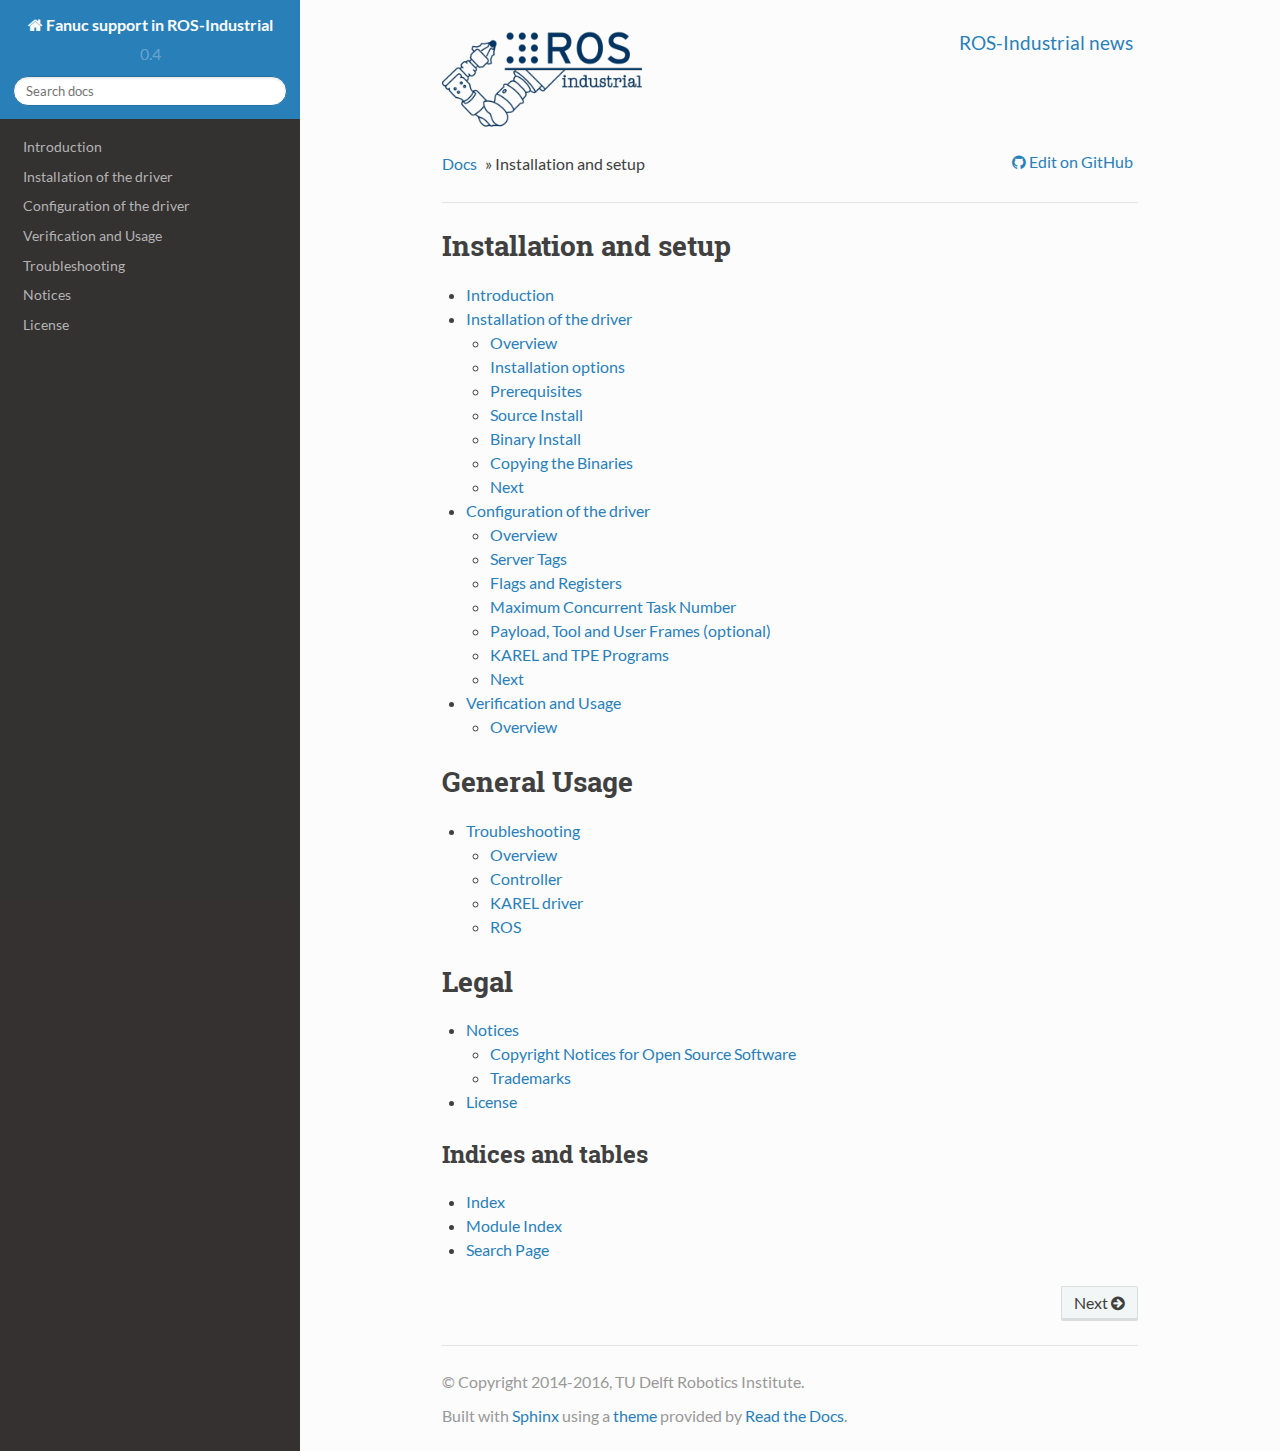
<file: index.html>
<!DOCTYPE html>
<!--[if IE 8]><html class="no-js lt-ie9" lang="en" > <![endif]-->
<!--[if gt IE 8]><!--> <html class="no-js" lang="en" > <!--<![endif]-->
<head>
  <meta charset="utf-8">
  
  <meta name="viewport" content="width=device-width, initial-scale=1.0">
  
  <title>Installation and setup &mdash; Fanuc support in ROS-Industrial 0.4.0 documentation</title>
  

  
  

  

  
  
    

  

  
  
    <link rel="stylesheet" href="_static/css/theme.css" type="text/css" />
  

  
    <link rel="stylesheet" href="_static/override.css" type="text/css" />
  

  
    <link rel="top" title="Fanuc support in ROS-Industrial 0.4.0 documentation" href="#"/>
        <link rel="next" title="Introduction" href="introduction.html"/> 

  
  <script src="_static/js/modernizr.min.js"></script>

</head>

<body class="wy-body-for-nav" role="document">

   
  <div class="wy-grid-for-nav">

    
    <nav data-toggle="wy-nav-shift" class="wy-nav-side">
      <div class="wy-side-scroll">
        <div class="wy-side-nav-search">
          

          
            <a href="#" class="icon icon-home"> Fanuc support in ROS-Industrial
          

          
          </a>

          
            
            
              <div class="version">
                0.4
              </div>
            
          

          
<div role="search">
  <form id="rtd-search-form" class="wy-form" action="search.html" method="get">
    <input type="text" name="q" placeholder="Search docs" />
    <input type="hidden" name="check_keywords" value="yes" />
    <input type="hidden" name="area" value="default" />
  </form>
</div>

          
        </div>

        <div class="wy-menu wy-menu-vertical" data-spy="affix" role="navigation" aria-label="main navigation">
          
            
            
                <ul>
<li class="toctree-l1"><a class="reference internal" href="introduction.html">Introduction</a></li>
<li class="toctree-l1"><a class="reference internal" href="installation.html">Installation of the driver</a></li>
<li class="toctree-l1"><a class="reference internal" href="configuration.html">Configuration of the driver</a></li>
<li class="toctree-l1"><a class="reference internal" href="verification.html">Verification and Usage</a></li>
</ul>
<ul>
<li class="toctree-l1"><a class="reference internal" href="faq.html">Troubleshooting</a></li>
</ul>
<ul>
<li class="toctree-l1"><a class="reference internal" href="notices.html">Notices</a></li>
<li class="toctree-l1"><a class="reference internal" href="license.html">License</a></li>
</ul>

            
          
        </div>
      </div>
    </nav>

    <section data-toggle="wy-nav-shift" class="wy-nav-content-wrap">

      
      <nav class="wy-nav-top" role="navigation" aria-label="top navigation">
        <i data-toggle="wy-nav-top" class="fa fa-bars"></i>
        <a href="#">Fanuc support in ROS-Industrial</a>
      </nav>


      
      <div class="wy-nav-content">

        <div class="header-override">
          <p>
            <a href="http://rosindustrial.org/news">ROS-Industrial news</a>
          </p>
          <a href="http://rosindustrial.org"><img src="_static/logo.png" /></a>
        </div>

        <div class="rst-content">
          

 



<div role="navigation" aria-label="breadcrumbs navigation">
  <ul class="wy-breadcrumbs">
    <li><a href="#">Docs</a> &raquo;</li>
      
    <li>Installation and setup</li>
    <li class="wy-breadcrumbs-aside">
      
        
          <a href="https://github.com/ros-industrial/fanuc/blob/indigo-devel/fanuc_docs/source/index.rst" class="fa fa-github"> Edit on GitHub</a>
        
      
    </li>
  </ul>
  <hr/>
</div>
          <div role="main" class="document" itemscope="itemscope" itemtype="http://schema.org/Article">
           <div itemprop="articleBody">
            
  <div class="section" id="installation-and-setup">
<h1>Installation and setup<a class="headerlink" href="#installation-and-setup" title="Permalink to this headline">¶</a></h1>
<div class="toctree-wrapper compound">
<ul>
<li class="toctree-l1"><a class="reference internal" href="introduction.html">Introduction</a></li>
<li class="toctree-l1"><a class="reference internal" href="installation.html">Installation of the driver</a><ul>
<li class="toctree-l2"><a class="reference internal" href="installation.html#overview">Overview</a></li>
<li class="toctree-l2"><a class="reference internal" href="installation.html#installation-options">Installation options</a></li>
<li class="toctree-l2"><a class="reference internal" href="installation.html#prerequisites">Prerequisites</a></li>
<li class="toctree-l2"><a class="reference internal" href="installation.html#source-install">Source Install</a></li>
<li class="toctree-l2"><a class="reference internal" href="installation.html#binary-install">Binary Install</a></li>
<li class="toctree-l2"><a class="reference internal" href="installation.html#copying-the-binaries">Copying the Binaries</a></li>
<li class="toctree-l2"><a class="reference internal" href="installation.html#next">Next</a></li>
</ul>
</li>
<li class="toctree-l1"><a class="reference internal" href="configuration.html">Configuration of the driver</a><ul>
<li class="toctree-l2"><a class="reference internal" href="configuration.html#overview">Overview</a></li>
<li class="toctree-l2"><a class="reference internal" href="configuration.html#server-tags">Server Tags</a></li>
<li class="toctree-l2"><a class="reference internal" href="configuration.html#flags-and-registers">Flags and Registers</a></li>
<li class="toctree-l2"><a class="reference internal" href="configuration.html#maximum-concurrent-task-number">Maximum Concurrent Task Number</a></li>
<li class="toctree-l2"><a class="reference internal" href="configuration.html#payload-tool-and-user-frames-optional">Payload, Tool and User Frames (optional)</a></li>
<li class="toctree-l2"><a class="reference internal" href="configuration.html#karel-and-tpe-programs">KAREL and TPE Programs</a></li>
<li class="toctree-l2"><a class="reference internal" href="configuration.html#next">Next</a></li>
</ul>
</li>
<li class="toctree-l1"><a class="reference internal" href="verification.html">Verification and Usage</a><ul>
<li class="toctree-l2"><a class="reference internal" href="verification.html#overview">Overview</a></li>
</ul>
</li>
</ul>
</div>
</div>
<div class="section" id="general-usage">
<h1>General Usage<a class="headerlink" href="#general-usage" title="Permalink to this headline">¶</a></h1>
<div class="toctree-wrapper compound">
<ul>
<li class="toctree-l1"><a class="reference internal" href="faq.html">Troubleshooting</a><ul>
<li class="toctree-l2"><a class="reference internal" href="faq.html#overview">Overview</a></li>
<li class="toctree-l2"><a class="reference internal" href="faq.html#controller">Controller</a></li>
<li class="toctree-l2"><a class="reference internal" href="faq.html#karel-driver">KAREL driver</a></li>
<li class="toctree-l2"><a class="reference internal" href="faq.html#ros">ROS</a></li>
</ul>
</li>
</ul>
</div>
</div>
<div class="section" id="legal">
<h1>Legal<a class="headerlink" href="#legal" title="Permalink to this headline">¶</a></h1>
<div class="toctree-wrapper compound">
<ul>
<li class="toctree-l1"><a class="reference internal" href="notices.html">Notices</a><ul>
<li class="toctree-l2"><a class="reference internal" href="notices.html#copyright-notices-for-open-source-software">Copyright Notices for Open Source Software</a></li>
<li class="toctree-l2"><a class="reference internal" href="notices.html#trademarks">Trademarks</a></li>
</ul>
</li>
<li class="toctree-l1"><a class="reference internal" href="license.html">License</a></li>
</ul>
</div>
<div class="section" id="indices-and-tables">
<h2>Indices and tables<a class="headerlink" href="#indices-and-tables" title="Permalink to this headline">¶</a></h2>
<ul class="simple">
<li><a class="reference internal" href="genindex.html"><span class="std std-ref">Index</span></a></li>
<li><a class="reference internal" href="py-modindex.html"><span class="std std-ref">Module Index</span></a></li>
<li><a class="reference internal" href="search.html"><span class="std std-ref">Search Page</span></a></li>
</ul>
</div>
</div>


           </div>
          </div>
          <footer>
  
    <div class="rst-footer-buttons" role="navigation" aria-label="footer navigation">
      
        <a href="introduction.html" class="btn btn-neutral float-right" title="Introduction" accesskey="n">Next <span class="fa fa-arrow-circle-right"></span></a>
      
      
    </div>
  

  <hr/>

  <div role="contentinfo">
    <p>
        &copy; Copyright 2014-2016, TU Delft Robotics Institute.

    </p>
  </div>
  Built with <a href="http://sphinx-doc.org/">Sphinx</a> using a <a href="https://github.com/snide/sphinx_rtd_theme">theme</a> provided by <a href="https://readthedocs.org">Read the Docs</a>. 

</footer>

        </div>
      </div>

    </section>

  </div>
  


  

    <script type="text/javascript">
        var DOCUMENTATION_OPTIONS = {
            URL_ROOT:'./',
            VERSION:'0.4.0',
            COLLAPSE_INDEX:false,
            FILE_SUFFIX:'.html',
            HAS_SOURCE:  true
        };
    </script>
      <script type="text/javascript" src="_static/jquery.js"></script>
      <script type="text/javascript" src="_static/underscore.js"></script>
      <script type="text/javascript" src="_static/doctools.js"></script>

  

  
  
    <script type="text/javascript" src="_static/js/theme.js"></script>
  

  
  
  <script type="text/javascript">
      jQuery(function () {
          SphinxRtdTheme.StickyNav.enable();
      });
  </script>
   

</body>
</html>
</file>
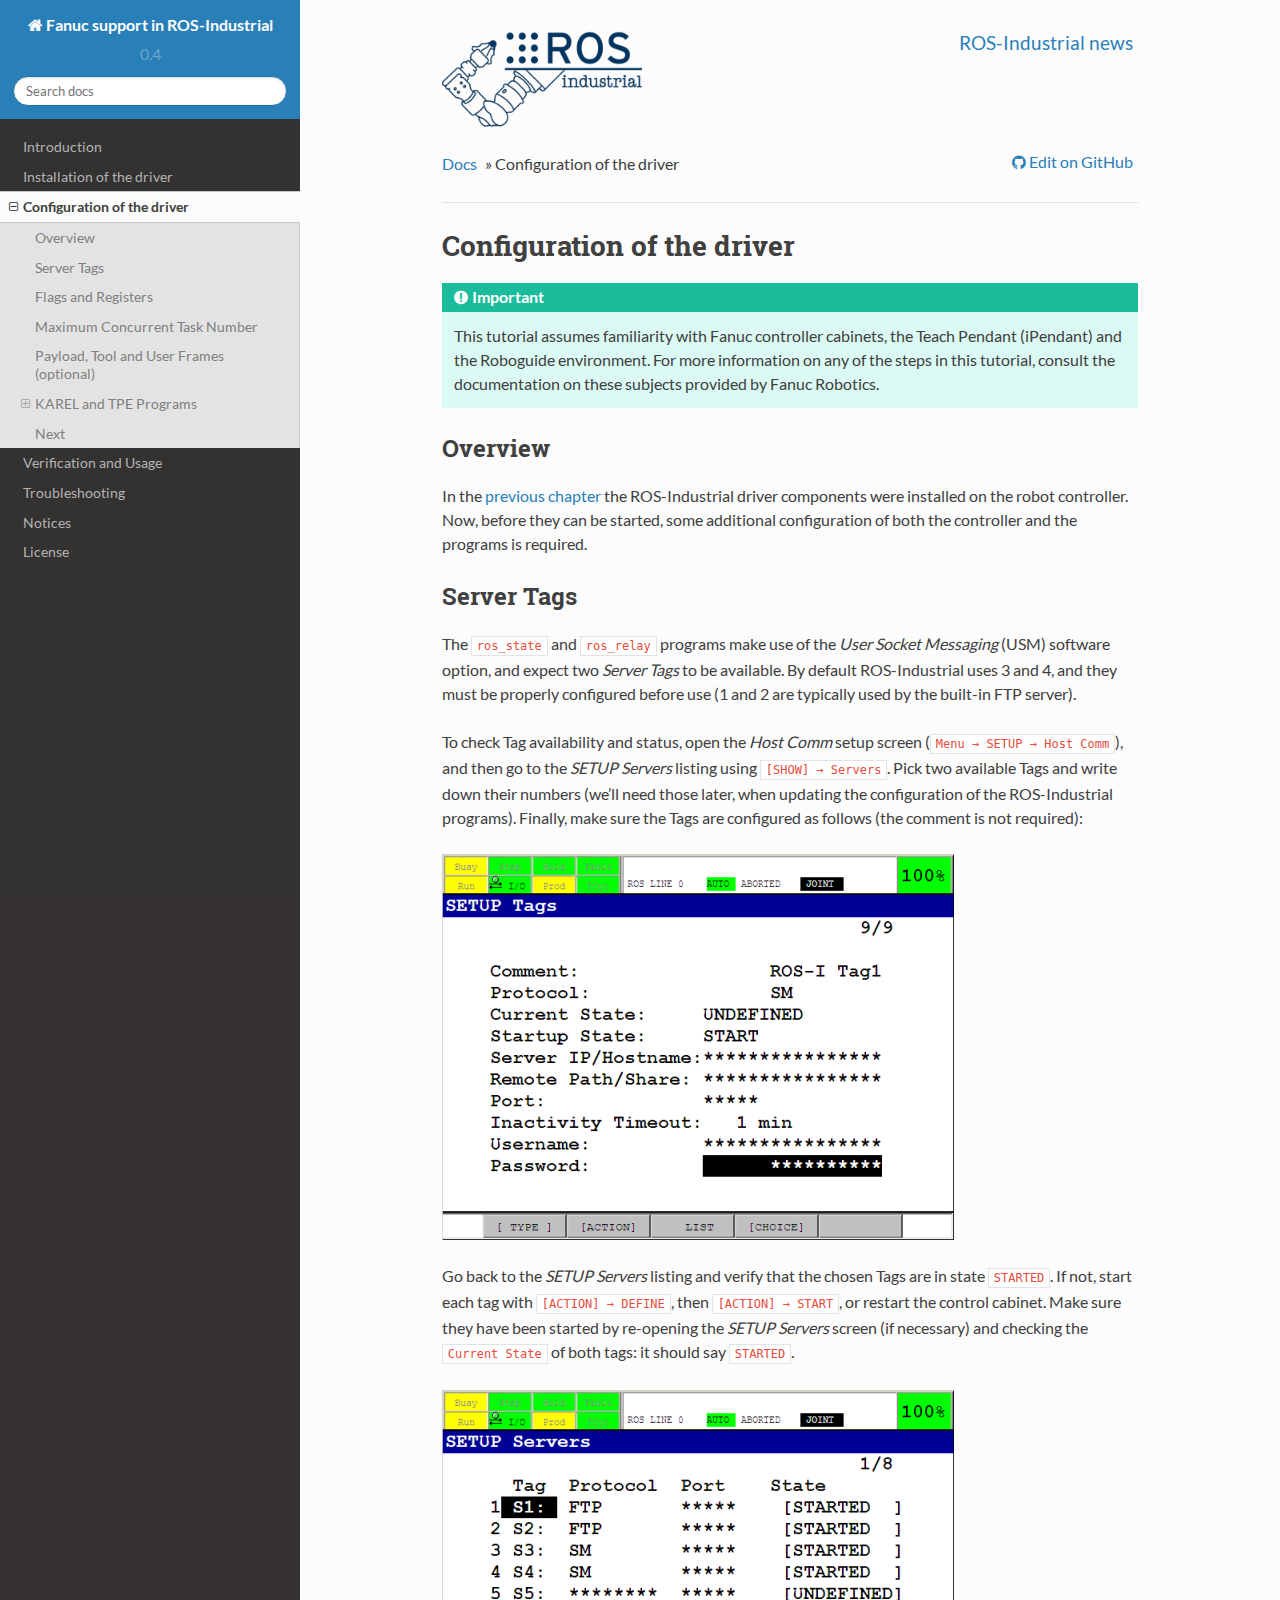
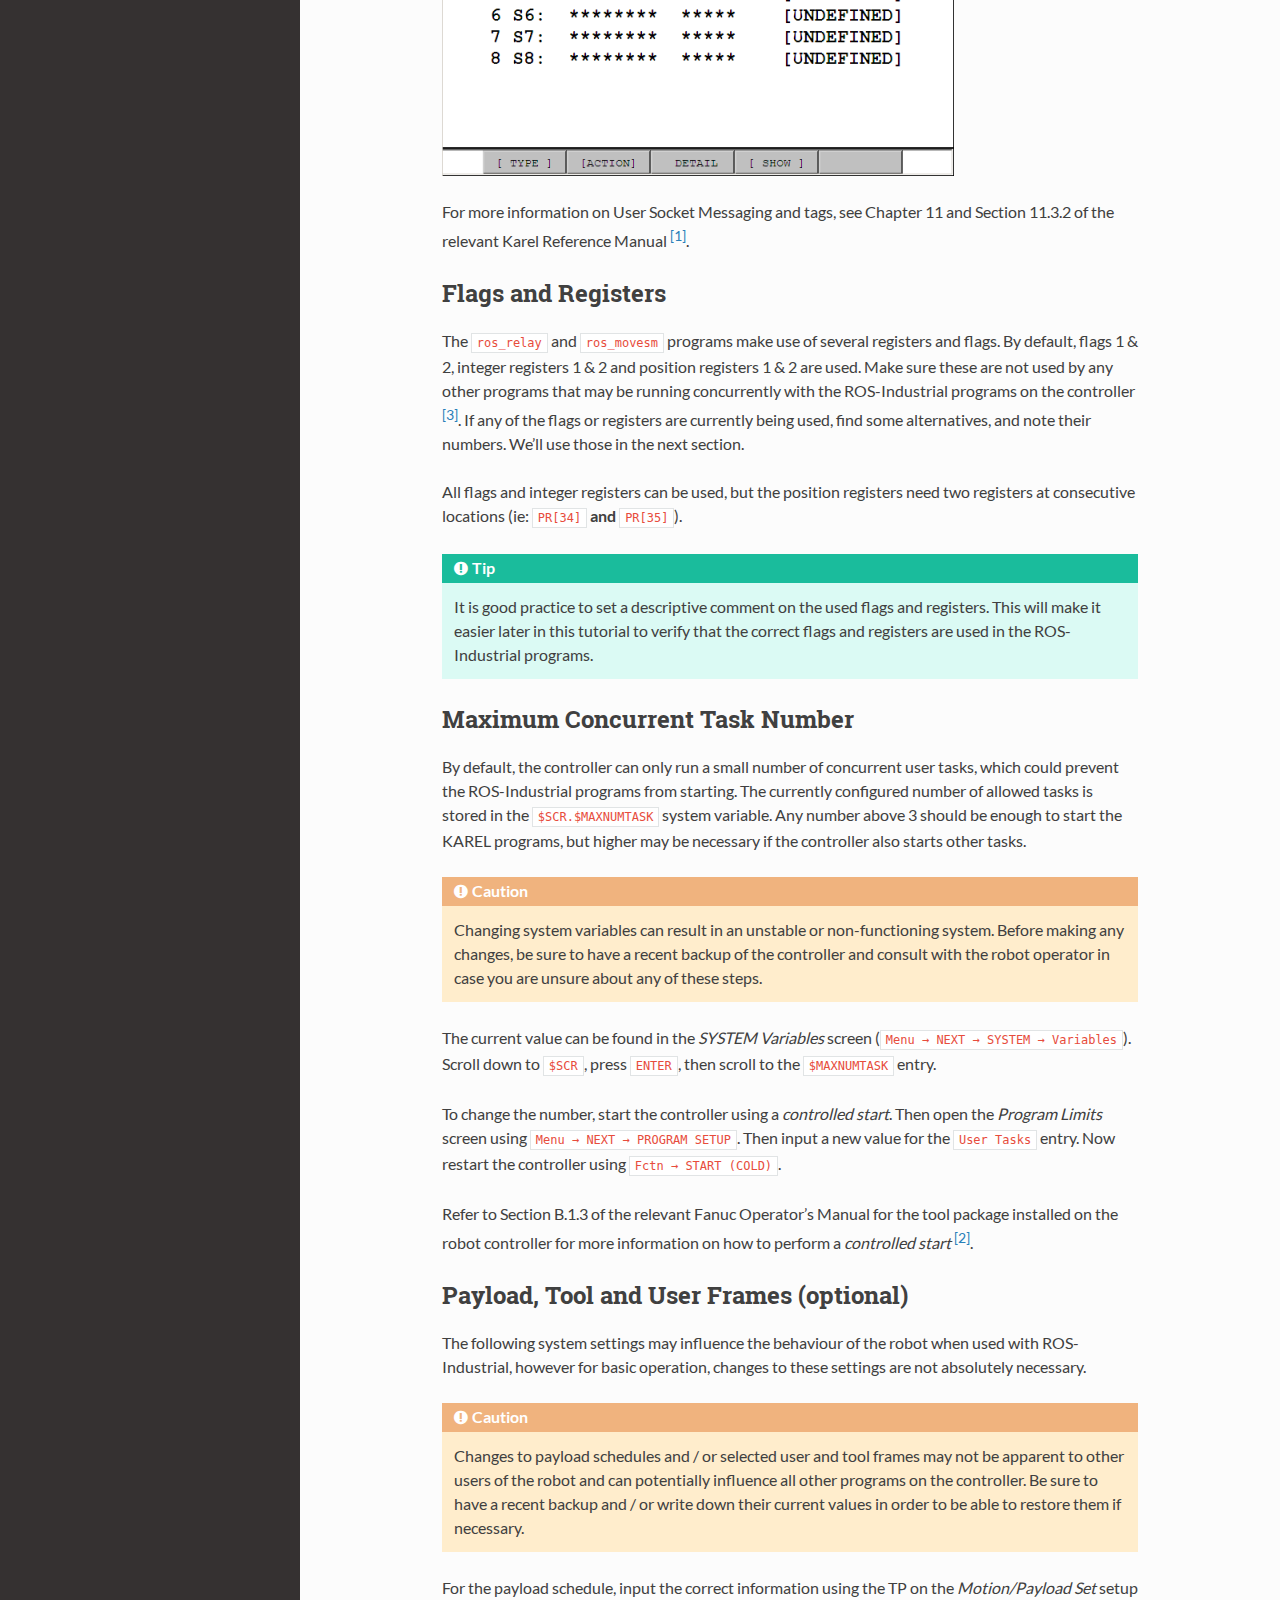
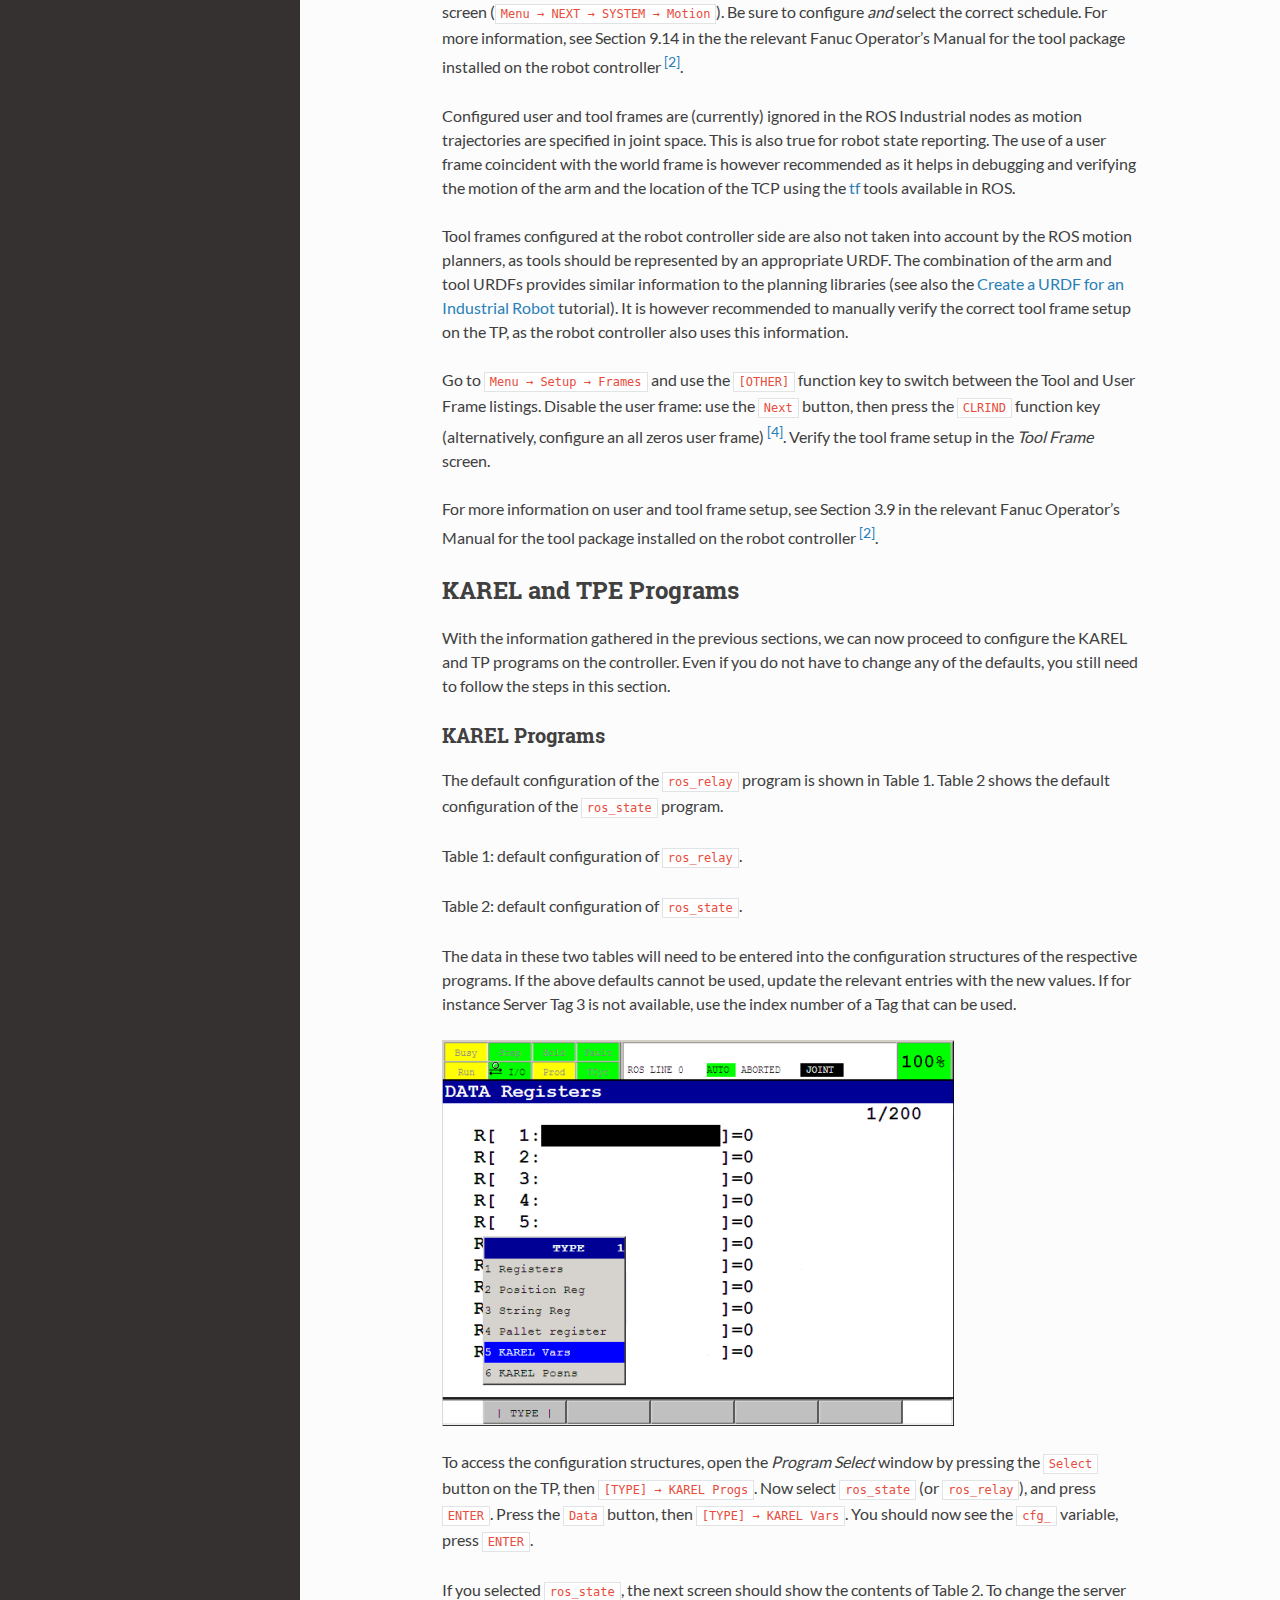
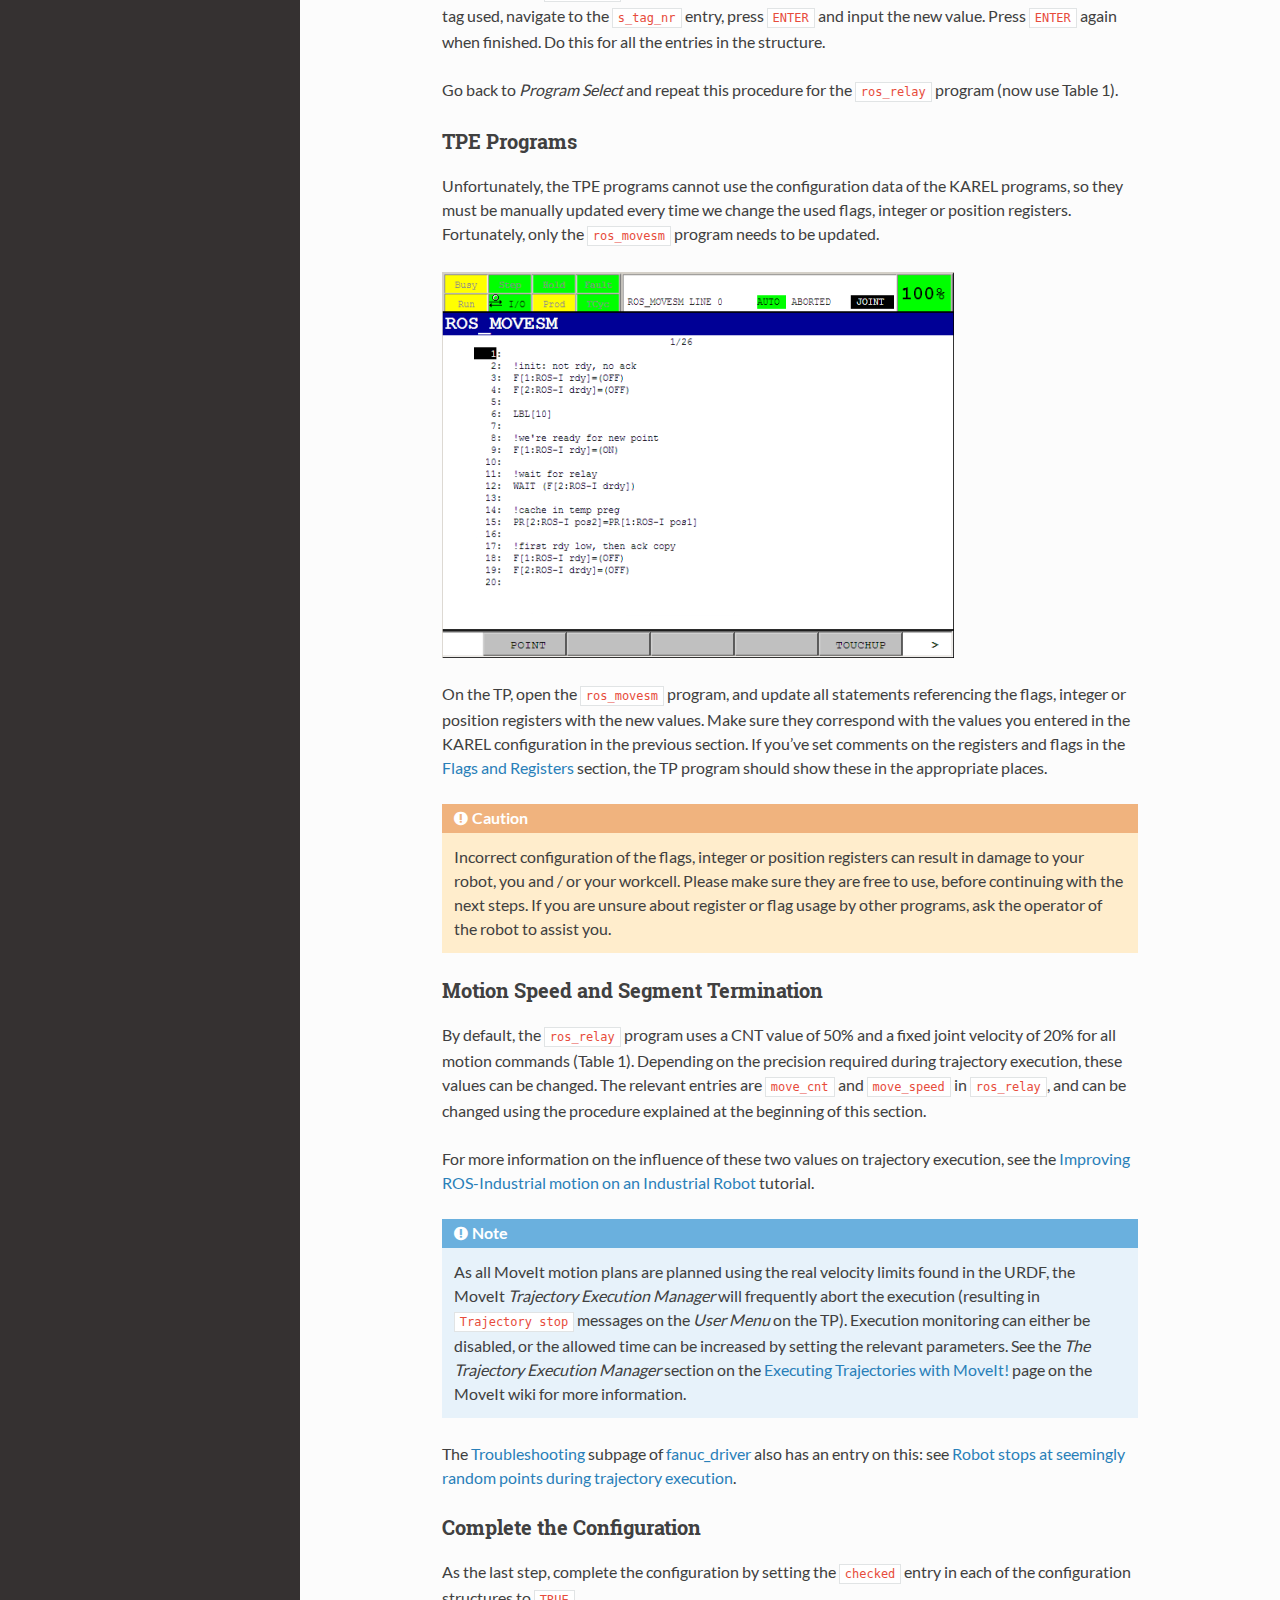
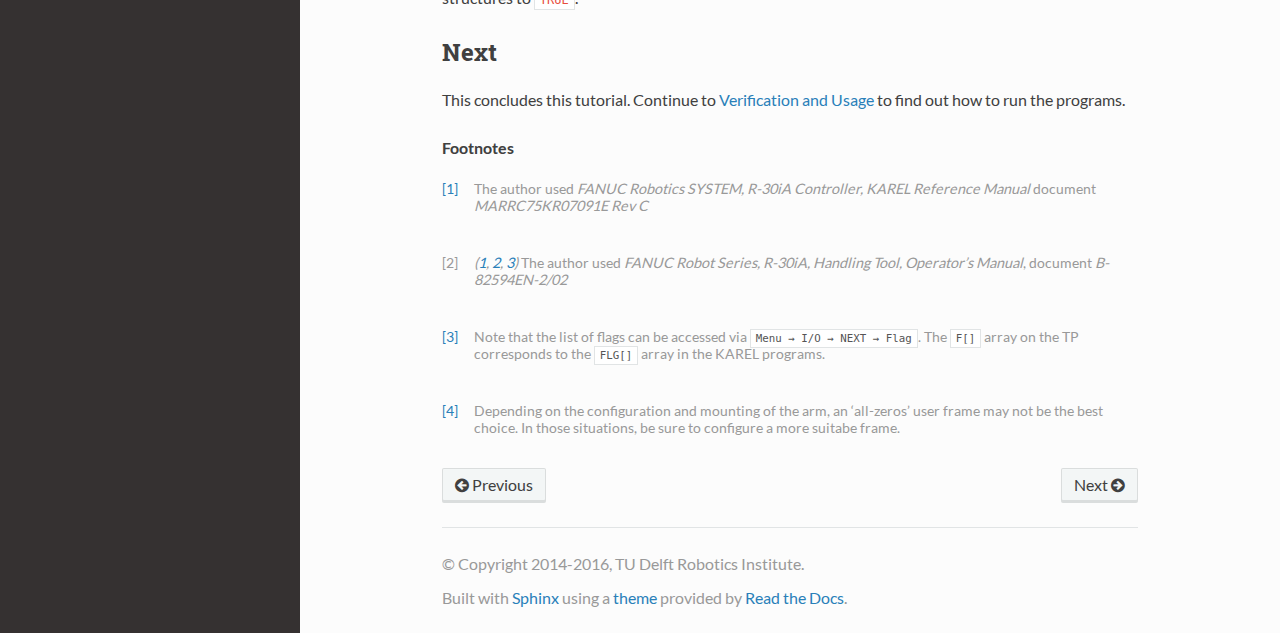
<file: configuration.html>
<!DOCTYPE html>
<!--[if IE 8]><html class="no-js lt-ie9" lang="en" > <![endif]-->
<!--[if gt IE 8]><!--> <html class="no-js" lang="en" > <!--<![endif]-->
<head>
  <meta charset="utf-8">
  
  <meta name="viewport" content="width=device-width, initial-scale=1.0">
  
  <title>Configuration of the driver &mdash; Fanuc support in ROS-Industrial 0.4.0 documentation</title>
  

  
  

  

  
  
    

  

  
  
    <link rel="stylesheet" href="_static/css/theme.css" type="text/css" />
  

  
    <link rel="stylesheet" href="_static/override.css" type="text/css" />
  

  
    <link rel="top" title="Fanuc support in ROS-Industrial 0.4.0 documentation" href="index.html"/>
        <link rel="next" title="Verification and Usage" href="verification.html"/>
        <link rel="prev" title="Installation of the driver" href="installation.html"/> 

  
  <script src="_static/js/modernizr.min.js"></script>

</head>

<body class="wy-body-for-nav" role="document">

   
  <div class="wy-grid-for-nav">

    
    <nav data-toggle="wy-nav-shift" class="wy-nav-side">
      <div class="wy-side-scroll">
        <div class="wy-side-nav-search">
          

          
            <a href="index.html" class="icon icon-home"> Fanuc support in ROS-Industrial
          

          
          </a>

          
            
            
              <div class="version">
                0.4
              </div>
            
          

          
<div role="search">
  <form id="rtd-search-form" class="wy-form" action="search.html" method="get">
    <input type="text" name="q" placeholder="Search docs" />
    <input type="hidden" name="check_keywords" value="yes" />
    <input type="hidden" name="area" value="default" />
  </form>
</div>

          
        </div>

        <div class="wy-menu wy-menu-vertical" data-spy="affix" role="navigation" aria-label="main navigation">
          
            
            
                <ul class="current">
<li class="toctree-l1"><a class="reference internal" href="introduction.html">Introduction</a></li>
<li class="toctree-l1"><a class="reference internal" href="installation.html">Installation of the driver</a></li>
<li class="toctree-l1 current"><a class="current reference internal" href="#">Configuration of the driver</a><ul>
<li class="toctree-l2"><a class="reference internal" href="#overview">Overview</a></li>
<li class="toctree-l2"><a class="reference internal" href="#server-tags">Server Tags</a></li>
<li class="toctree-l2"><a class="reference internal" href="#flags-and-registers">Flags and Registers</a></li>
<li class="toctree-l2"><a class="reference internal" href="#maximum-concurrent-task-number">Maximum Concurrent Task Number</a></li>
<li class="toctree-l2"><a class="reference internal" href="#payload-tool-and-user-frames-optional">Payload, Tool and User Frames (optional)</a></li>
<li class="toctree-l2"><a class="reference internal" href="#karel-and-tpe-programs">KAREL and TPE Programs</a><ul>
<li class="toctree-l3"><a class="reference internal" href="#karel-programs">KAREL Programs</a></li>
<li class="toctree-l3"><a class="reference internal" href="#tpe-programs">TPE Programs</a></li>
<li class="toctree-l3"><a class="reference internal" href="#motion-speed-and-segment-termination">Motion Speed and Segment Termination</a></li>
<li class="toctree-l3"><a class="reference internal" href="#complete-the-configuration">Complete the Configuration</a></li>
</ul>
</li>
<li class="toctree-l2"><a class="reference internal" href="#next">Next</a></li>
</ul>
</li>
<li class="toctree-l1"><a class="reference internal" href="verification.html">Verification and Usage</a></li>
</ul>
<ul>
<li class="toctree-l1"><a class="reference internal" href="faq.html">Troubleshooting</a></li>
</ul>
<ul>
<li class="toctree-l1"><a class="reference internal" href="notices.html">Notices</a></li>
<li class="toctree-l1"><a class="reference internal" href="license.html">License</a></li>
</ul>

            
          
        </div>
      </div>
    </nav>

    <section data-toggle="wy-nav-shift" class="wy-nav-content-wrap">

      
      <nav class="wy-nav-top" role="navigation" aria-label="top navigation">
        <i data-toggle="wy-nav-top" class="fa fa-bars"></i>
        <a href="index.html">Fanuc support in ROS-Industrial</a>
      </nav>


      
      <div class="wy-nav-content">

        <div class="header-override">
          <p>
            <a href="http://rosindustrial.org/news">ROS-Industrial news</a>
          </p>
          <a href="http://rosindustrial.org"><img src="_static/logo.png" /></a>
        </div>

        <div class="rst-content">
          

 



<div role="navigation" aria-label="breadcrumbs navigation">
  <ul class="wy-breadcrumbs">
    <li><a href="index.html">Docs</a> &raquo;</li>
      
    <li>Configuration of the driver</li>
    <li class="wy-breadcrumbs-aside">
      
        
          <a href="https://github.com/ros-industrial/fanuc/blob/indigo-devel/fanuc_docs/source/configuration.rst" class="fa fa-github"> Edit on GitHub</a>
        
      
    </li>
  </ul>
  <hr/>
</div>
          <div role="main" class="document" itemscope="itemscope" itemtype="http://schema.org/Article">
           <div itemprop="articleBody">
            
  <div class="section" id="configuration-of-the-driver">
<h1>Configuration of the driver<a class="headerlink" href="#configuration-of-the-driver" title="Permalink to this headline">¶</a></h1>
<div class="admonition important">
<p class="first admonition-title">Important</p>
<p class="last">This tutorial assumes familiarity with Fanuc controller cabinets, the Teach Pendant (iPendant) and the Roboguide environment. For more information on any of the steps in this tutorial, consult the documentation on these subjects provided by Fanuc Robotics.</p>
</div>
<div class="section" id="overview">
<h2>Overview<a class="headerlink" href="#overview" title="Permalink to this headline">¶</a></h2>
<p>In the <a class="reference internal" href="installation.html"><span class="doc">previous chapter</span></a> the ROS-Industrial driver components were installed on the robot controller. Now, before they can be started, some additional configuration of both the controller and the programs is required.</p>
</div>
<div class="section" id="server-tags">
<h2>Server Tags<a class="headerlink" href="#server-tags" title="Permalink to this headline">¶</a></h2>
<p>The <code class="docutils literal"><span class="pre">ros_state</span></code> and <code class="docutils literal"><span class="pre">ros_relay</span></code> programs make use of the <em>User Socket Messaging</em> (USM) software option, and expect two <em>Server Tags</em> to be available. By default ROS-Industrial uses 3 and 4, and they must be properly configured before use (1 and 2 are typically used by the built-in FTP server).</p>
<p>To check Tag availability and status, open the <em>Host Comm</em> setup screen (<code class="docutils literal"><span class="pre">Menu</span> <span class="pre">→</span> <span class="pre">SETUP</span> <span class="pre">→</span> <span class="pre">Host</span> <span class="pre">Comm</span></code>), and then go to the <em>SETUP Servers</em> listing using <code class="docutils literal"><span class="pre">[SHOW]</span> <span class="pre">→</span> <span class="pre">Servers</span></code>. Pick two available Tags and write down their numbers (we&#8217;ll need those later, when updating the configuration of the ROS-Industrial programs). Finally, make sure the Tags are configured as follows (the comment is not required):</p>
<div class="figure">
<img alt="Server Tag configuration example" src="_images/tp_tag_config.png" />
</div>
<p>Go back to the <em>SETUP Servers</em> listing and verify that the chosen Tags are in state <code class="docutils literal"><span class="pre">STARTED</span></code>. If not, start each tag with <code class="docutils literal"><span class="pre">[ACTION]</span> <span class="pre">→</span> <span class="pre">DEFINE</span></code>, then <code class="docutils literal"><span class="pre">[ACTION]</span> <span class="pre">→</span> <span class="pre">START</span></code>, or restart the control cabinet. Make sure they have been started by re-opening the <em>SETUP Servers</em> screen (if necessary) and checking the <code class="docutils literal"><span class="pre">Current</span> <span class="pre">State</span></code> of both tags: it should say <code class="docutils literal"><span class="pre">STARTED</span></code>.</p>
<div class="figure">
<img alt="Server Tag state overview" src="_images/tp_4tags_started.png" />
</div>
<p>For more information on User Socket Messaging and tags, see Chapter 11 and Section 11.3.2 of the relevant Karel Reference Manual <a class="footnote-reference" href="#krl-refman" id="id1">[1]</a>.</p>
</div>
<div class="section" id="flags-and-registers">
<span id="sec-flags-and-registers"></span><h2>Flags and Registers<a class="headerlink" href="#flags-and-registers" title="Permalink to this headline">¶</a></h2>
<p>The <code class="docutils literal"><span class="pre">ros_relay</span></code> and <code class="docutils literal"><span class="pre">ros_movesm</span></code> programs make use of several registers and flags. By default, flags 1 &amp; 2, integer registers 1 &amp; 2 and position registers 1 &amp; 2 are used. Make sure these are not used by any other programs that may be running concurrently with the ROS-Industrial programs on the controller <a class="footnote-reference" href="#flagsregs" id="id2">[3]</a>. If any of the flags or registers are currently being used, find some alternatives, and note their numbers. We&#8217;ll use those in the next section.</p>
<p>All flags and integer registers can be used, but the position registers need two registers at consecutive locations (ie: <code class="docutils literal"><span class="pre">PR[34]</span></code> <strong>and</strong> <code class="docutils literal"><span class="pre">PR[35]</span></code>).</p>
<div class="admonition tip">
<p class="first admonition-title">Tip</p>
<p class="last">It is good practice to set a descriptive comment on the used flags and registers. This will make it easier later in this tutorial to verify that the correct flags and registers are used in the ROS-Industrial programs.</p>
</div>
</div>
<div class="section" id="maximum-concurrent-task-number">
<h2>Maximum Concurrent Task Number<a class="headerlink" href="#maximum-concurrent-task-number" title="Permalink to this headline">¶</a></h2>
<p>By default, the controller can only run a small number of concurrent user tasks, which could prevent the ROS-Industrial programs from starting. The currently configured number of allowed tasks is stored in the <code class="docutils literal"><span class="pre">$SCR.$MAXNUMTASK</span></code> system variable. Any number above 3 should be enough to start the KAREL programs, but higher may be necessary if the controller also starts other tasks.</p>
<div class="admonition caution">
<p class="first admonition-title">Caution</p>
<p class="last">Changing system variables can result in an unstable or non-functioning system. Before making any changes, be sure to have a recent backup of the controller and consult with the robot operator in case you are unsure about any of these steps.</p>
</div>
<p>The current value can be found in the <em>SYSTEM Variables</em> screen (<code class="docutils literal"><span class="pre">Menu</span> <span class="pre">→</span> <span class="pre">NEXT</span> <span class="pre">→</span> <span class="pre">SYSTEM</span> <span class="pre">→</span> <span class="pre">Variables</span></code>). Scroll down to <code class="docutils literal"><span class="pre">$SCR</span></code>, press <code class="docutils literal"><span class="pre">ENTER</span></code>, then scroll to the <code class="docutils literal"><span class="pre">$MAXNUMTASK</span></code> entry.</p>
<p>To change the number, start the controller using a <em>controlled start</em>. Then open the <em>Program Limits</em> screen using <code class="docutils literal"><span class="pre">Menu</span> <span class="pre">→</span> <span class="pre">NEXT</span> <span class="pre">→</span> <span class="pre">PROGRAM</span> <span class="pre">SETUP</span></code>. Then input a new value for the <code class="docutils literal"><span class="pre">User</span> <span class="pre">Tasks</span></code> entry. Now restart the controller using <code class="docutils literal"><span class="pre">Fctn</span> <span class="pre">→</span> <span class="pre">START</span> <span class="pre">(COLD)</span></code>.</p>
<p>Refer to Section B.1.3 of the relevant Fanuc Operator&#8217;s Manual for the tool package installed on the robot controller for more information on how to perform a <em>controlled start</em> <a class="footnote-reference" href="#opman" id="id3">[2]</a>.</p>
</div>
<div class="section" id="payload-tool-and-user-frames-optional">
<h2>Payload, Tool and User Frames (optional)<a class="headerlink" href="#payload-tool-and-user-frames-optional" title="Permalink to this headline">¶</a></h2>
<p>The following system settings may influence the behaviour of the robot when used with ROS-Industrial, however for basic operation, changes to these settings are not absolutely necessary.</p>
<div class="admonition caution">
<p class="first admonition-title">Caution</p>
<p class="last">Changes to payload schedules and / or selected user and tool frames may not be apparent to other users of the robot and can potentially influence all other programs on the controller. Be sure to have a recent backup and / or write down their current values in order to be able to restore them if necessary.</p>
</div>
<p>For the payload schedule, input the correct information using the TP on the <em>Motion/Payload Set</em> setup screen (<code class="docutils literal"><span class="pre">Menu</span> <span class="pre">→</span> <span class="pre">NEXT</span> <span class="pre">→</span> <span class="pre">SYSTEM</span> <span class="pre">→</span> <span class="pre">Motion</span></code>). Be sure to configure <em>and</em> select the correct schedule. For more information, see Section 9.14 in the the relevant Fanuc Operator&#8217;s Manual for the tool package installed on the robot controller <a class="footnote-reference" href="#opman" id="id4">[2]</a>.</p>
<p>Configured user and tool frames are (currently) ignored in the ROS Industrial nodes as motion trajectories are specified in joint space. This is also true for robot state reporting. The use of a user frame coincident with the world frame is however recommended as it helps in debugging and verifying the motion of the arm and the location of the TCP using the <a class="reference external" href="http://wiki.ros.org/tf">tf</a> tools available in ROS.</p>
<p>Tool frames configured at the robot controller side are also not taken into account by the ROS motion planners, as tools should be represented by an appropriate URDF. The combination of the arm and tool URDFs provides similar information to the planning libraries (see also the <a class="reference external" href="http://wiki.ros.org/Industrial/Tutorials/Create%20a%20URDF%20for%20an%20Industrial%20Robot">Create a URDF for an Industrial Robot</a> tutorial). It is however recommended to manually verify the correct tool frame setup on the TP, as the robot controller also uses this information.</p>
<p>Go to <code class="docutils literal"><span class="pre">Menu</span> <span class="pre">→</span> <span class="pre">Setup</span> <span class="pre">→</span> <span class="pre">Frames</span></code> and use the <code class="docutils literal"><span class="pre">[OTHER]</span></code> function key to switch between the Tool and User Frame listings. Disable the user frame: use the <code class="docutils literal"><span class="pre">Next</span></code> button, then press the <code class="docutils literal"><span class="pre">CLRIND</span></code> function key (alternatively, configure an all zeros user frame) <a class="footnote-reference" href="#uframes" id="id5">[4]</a>. Verify the tool frame setup in the <em>Tool Frame</em> screen.</p>
<p>For more information on user and tool frame setup, see Section 3.9 in the relevant Fanuc Operator&#8217;s Manual for the tool package installed on the robot controller <a class="footnote-reference" href="#opman" id="id6">[2]</a>.</p>
</div>
<div class="section" id="karel-and-tpe-programs">
<h2>KAREL and TPE Programs<a class="headerlink" href="#karel-and-tpe-programs" title="Permalink to this headline">¶</a></h2>
<p>With the information gathered in the previous sections, we can now proceed to configure the KAREL and TP programs on the controller. Even if you do not have to change any of the defaults, you still need to follow the steps in this section.</p>
<div class="section" id="karel-programs">
<h3>KAREL Programs<a class="headerlink" href="#karel-programs" title="Permalink to this headline">¶</a></h3>
<p>The default configuration of the <code class="docutils literal"><span class="pre">ros_relay</span></code> program is shown in Table 1. Table 2 shows the default configuration of the <code class="docutils literal"><span class="pre">ros_state</span></code> program.</p>
<p>Table 1: default configuration of <code class="docutils literal"><span class="pre">ros_relay</span></code>.</p>
<p>Table 2: default configuration of <code class="docutils literal"><span class="pre">ros_state</span></code>.</p>
<p>The data in these two tables will need to be entered into the configuration structures of the respective programs. If the above defaults cannot be used, update the relevant entries with the new values. If for instance Server Tag 3 is not available, use the index number of a Tag that can be used.</p>
<div class="figure">
<img alt="Showing Karel variables for a selected program" src="_images/tp_open_karel_vars.png" />
</div>
<p>To access the configuration structures, open the <em>Program Select</em> window by pressing the <code class="docutils literal"><span class="pre">Select</span></code> button on the TP, then <code class="docutils literal"><span class="pre">[TYPE]</span> <span class="pre">→</span> <span class="pre">KAREL</span> <span class="pre">Progs</span></code>. Now select <code class="docutils literal"><span class="pre">ros_state</span></code> (or <code class="docutils literal"><span class="pre">ros_relay</span></code>), and press <code class="docutils literal"><span class="pre">ENTER</span></code>. Press the <code class="docutils literal"><span class="pre">Data</span></code> button, then <code class="docutils literal"><span class="pre">[TYPE]</span> <span class="pre">→</span> <span class="pre">KAREL</span> <span class="pre">Vars</span></code>. You should now see the <code class="docutils literal"><span class="pre">cfg_</span></code> variable, press <code class="docutils literal"><span class="pre">ENTER</span></code>.</p>
<p>If you selected <code class="docutils literal"><span class="pre">ros_state</span></code>, the next screen should show the contents of Table 2. To change the server tag used, navigate to the <code class="docutils literal"><span class="pre">s_tag_nr</span></code> entry, press <code class="docutils literal"><span class="pre">ENTER</span></code> and input the new value. Press <code class="docutils literal"><span class="pre">ENTER</span></code> again when finished. Do this for all the entries in the structure.</p>
<p>Go back to <em>Program Select</em> and repeat this procedure for the <code class="docutils literal"><span class="pre">ros_relay</span></code> program (now use Table 1).</p>
</div>
<div class="section" id="tpe-programs">
<h3>TPE Programs<a class="headerlink" href="#tpe-programs" title="Permalink to this headline">¶</a></h3>
<p>Unfortunately, the TPE programs cannot use the configuration data of the KAREL programs, so they must be manually updated every time we change the used flags, integer or position registers. Fortunately, only the <code class="docutils literal"><span class="pre">ros_movesm</span></code> program needs to be updated.</p>
<div class="figure">
<img alt="ROS-Industrial TPE program 'movesm' being edited" src="_images/tp_edit_movesm_wide.png" />
</div>
<p>On the TP, open the <code class="docutils literal"><span class="pre">ros_movesm</span></code> program, and update all statements referencing the flags, integer or position registers with the new values. Make sure they correspond with the values you entered in the KAREL configuration in the previous section. If you&#8217;ve set comments on the registers and flags in the <a class="reference internal" href="#sec-flags-and-registers"><span class="std std-ref">Flags and Registers</span></a> section, the TP program should show these in the appropriate places.</p>
<div class="admonition caution">
<p class="first admonition-title">Caution</p>
<p class="last">Incorrect configuration of the flags, integer or position registers can result in damage to your robot, you and / or your workcell. Please make sure they are free to use, before continuing with the next steps. If you are unsure about register or flag usage by other programs, ask the operator of the robot to assist you.</p>
</div>
</div>
<div class="section" id="motion-speed-and-segment-termination">
<h3>Motion Speed and Segment Termination<a class="headerlink" href="#motion-speed-and-segment-termination" title="Permalink to this headline">¶</a></h3>
<p>By default, the <code class="docutils literal"><span class="pre">ros_relay</span></code> program uses a CNT value of 50% and a fixed joint velocity of 20% for all motion commands (Table 1). Depending on the precision required during trajectory execution, these values can be changed. The relevant entries are <code class="docutils literal"><span class="pre">move_cnt</span></code> and <code class="docutils literal"><span class="pre">move_speed</span></code> in <code class="docutils literal"><span class="pre">ros_relay</span></code>, and can be changed using the procedure explained at the beginning of this section.</p>
<p>For more information on the influence of these two values on trajectory execution, see the <a class="reference external" href="http://wiki.ros.org/Industrial/Tutorials/Improving_Motion_on_an_Industrial_Robot">Improving ROS-Industrial motion on an Industrial Robot</a> tutorial.</p>
<div class="admonition note">
<p class="first admonition-title">Note</p>
<p class="last">As all MoveIt motion plans are planned using the real velocity limits found in the URDF, the MoveIt <em>Trajectory Execution Manager</em> will frequently abort the execution (resulting in <code class="docutils literal"><span class="pre">Trajectory</span> <span class="pre">stop</span></code> messages on the <em>User Menu</em> on the TP). Execution monitoring can either be disabled, or the allowed time can be increased by setting the relevant parameters. See the <em>The Trajectory Execution Manager</em> section on the <a class="reference external" href="http://wiki.ros.org/fanuc/Troubleshooting/MoveIt%20Trajectory%20Execution%20Manager">Executing Trajectories with MoveIt!</a> page on the MoveIt wiki for more information.</p>
</div>
<p>The <a class="reference external" href="http://wiki.ros.org/fanuc_driver/Troubleshooting">Troubleshooting</a> subpage of <a class="reference external" href="http://wiki.ros.org/fanuc_driver">fanuc_driver</a> also has an entry on this: see <a class="reference external" href="http://wiki.ros.org/fanuc_driver/Troubleshooting#Robot_stops_at_seemingly_random_points_during_trajectory_execution">Robot stops at seemingly random points during trajectory execution</a>.</p>
</div>
<div class="section" id="complete-the-configuration">
<h3>Complete the Configuration<a class="headerlink" href="#complete-the-configuration" title="Permalink to this headline">¶</a></h3>
<p>As the last step, complete the configuration by setting the <code class="docutils literal"><span class="pre">checked</span></code> entry in each of the configuration structures to <code class="docutils literal"><span class="pre">TRUE</span></code>.</p>
</div>
</div>
<div class="section" id="next">
<h2>Next<a class="headerlink" href="#next" title="Permalink to this headline">¶</a></h2>
<p>This concludes this tutorial. Continue to <a class="reference internal" href="verification.html"><span class="doc">Verification and Usage</span></a> to find out how to run the programs.</p>
<p class="rubric">Footnotes</p>
<table class="docutils footnote" frame="void" id="krl-refman" rules="none">
<colgroup><col class="label" /><col /></colgroup>
<tbody valign="top">
<tr><td class="label"><a class="fn-backref" href="#id1">[1]</a></td><td>The author used <em>FANUC Robotics SYSTEM, R-30iA Controller, KAREL Reference Manual</em> document <em>MARRC75KR07091E Rev C</em></td></tr>
</tbody>
</table>
<table class="docutils footnote" frame="void" id="opman" rules="none">
<colgroup><col class="label" /><col /></colgroup>
<tbody valign="top">
<tr><td class="label">[2]</td><td><em>(<a class="fn-backref" href="#id3">1</a>, <a class="fn-backref" href="#id4">2</a>, <a class="fn-backref" href="#id6">3</a>)</em> The author used <em>FANUC Robot Series, R-30iA, Handling Tool, Operator&#8217;s Manual</em>, document <em>B-82594EN-2/02</em></td></tr>
</tbody>
</table>
<table class="docutils footnote" frame="void" id="flagsregs" rules="none">
<colgroup><col class="label" /><col /></colgroup>
<tbody valign="top">
<tr><td class="label"><a class="fn-backref" href="#id2">[3]</a></td><td>Note that the list of flags can be accessed via <code class="docutils literal"><span class="pre">Menu</span> <span class="pre">→</span> <span class="pre">I/O</span> <span class="pre">→</span> <span class="pre">NEXT</span> <span class="pre">→</span> <span class="pre">Flag</span></code>. The <code class="docutils literal"><span class="pre">F[]</span></code> array on the TP corresponds to the <code class="docutils literal"><span class="pre">FLG[]</span></code> array in the KAREL programs.</td></tr>
</tbody>
</table>
<table class="docutils footnote" frame="void" id="uframes" rules="none">
<colgroup><col class="label" /><col /></colgroup>
<tbody valign="top">
<tr><td class="label"><a class="fn-backref" href="#id5">[4]</a></td><td>Depending on the configuration and mounting of the arm, an &#8216;all-zeros&#8217; user frame may not be the best choice. In those situations, be sure to configure a more suitabe frame.</td></tr>
</tbody>
</table>
</div>
</div>


           </div>
          </div>
          <footer>
  
    <div class="rst-footer-buttons" role="navigation" aria-label="footer navigation">
      
        <a href="verification.html" class="btn btn-neutral float-right" title="Verification and Usage" accesskey="n">Next <span class="fa fa-arrow-circle-right"></span></a>
      
      
        <a href="installation.html" class="btn btn-neutral" title="Installation of the driver" accesskey="p"><span class="fa fa-arrow-circle-left"></span> Previous</a>
      
    </div>
  

  <hr/>

  <div role="contentinfo">
    <p>
        &copy; Copyright 2014-2016, TU Delft Robotics Institute.

    </p>
  </div>
  Built with <a href="http://sphinx-doc.org/">Sphinx</a> using a <a href="https://github.com/snide/sphinx_rtd_theme">theme</a> provided by <a href="https://readthedocs.org">Read the Docs</a>. 

</footer>

        </div>
      </div>

    </section>

  </div>
  


  

    <script type="text/javascript">
        var DOCUMENTATION_OPTIONS = {
            URL_ROOT:'./',
            VERSION:'0.4.0',
            COLLAPSE_INDEX:false,
            FILE_SUFFIX:'.html',
            HAS_SOURCE:  true
        };
    </script>
      <script type="text/javascript" src="_static/jquery.js"></script>
      <script type="text/javascript" src="_static/underscore.js"></script>
      <script type="text/javascript" src="_static/doctools.js"></script>

  

  
  
    <script type="text/javascript" src="_static/js/theme.js"></script>
  

  
  
  <script type="text/javascript">
      jQuery(function () {
          SphinxRtdTheme.StickyNav.enable();
      });
  </script>
   

</body>
</html>
</file>
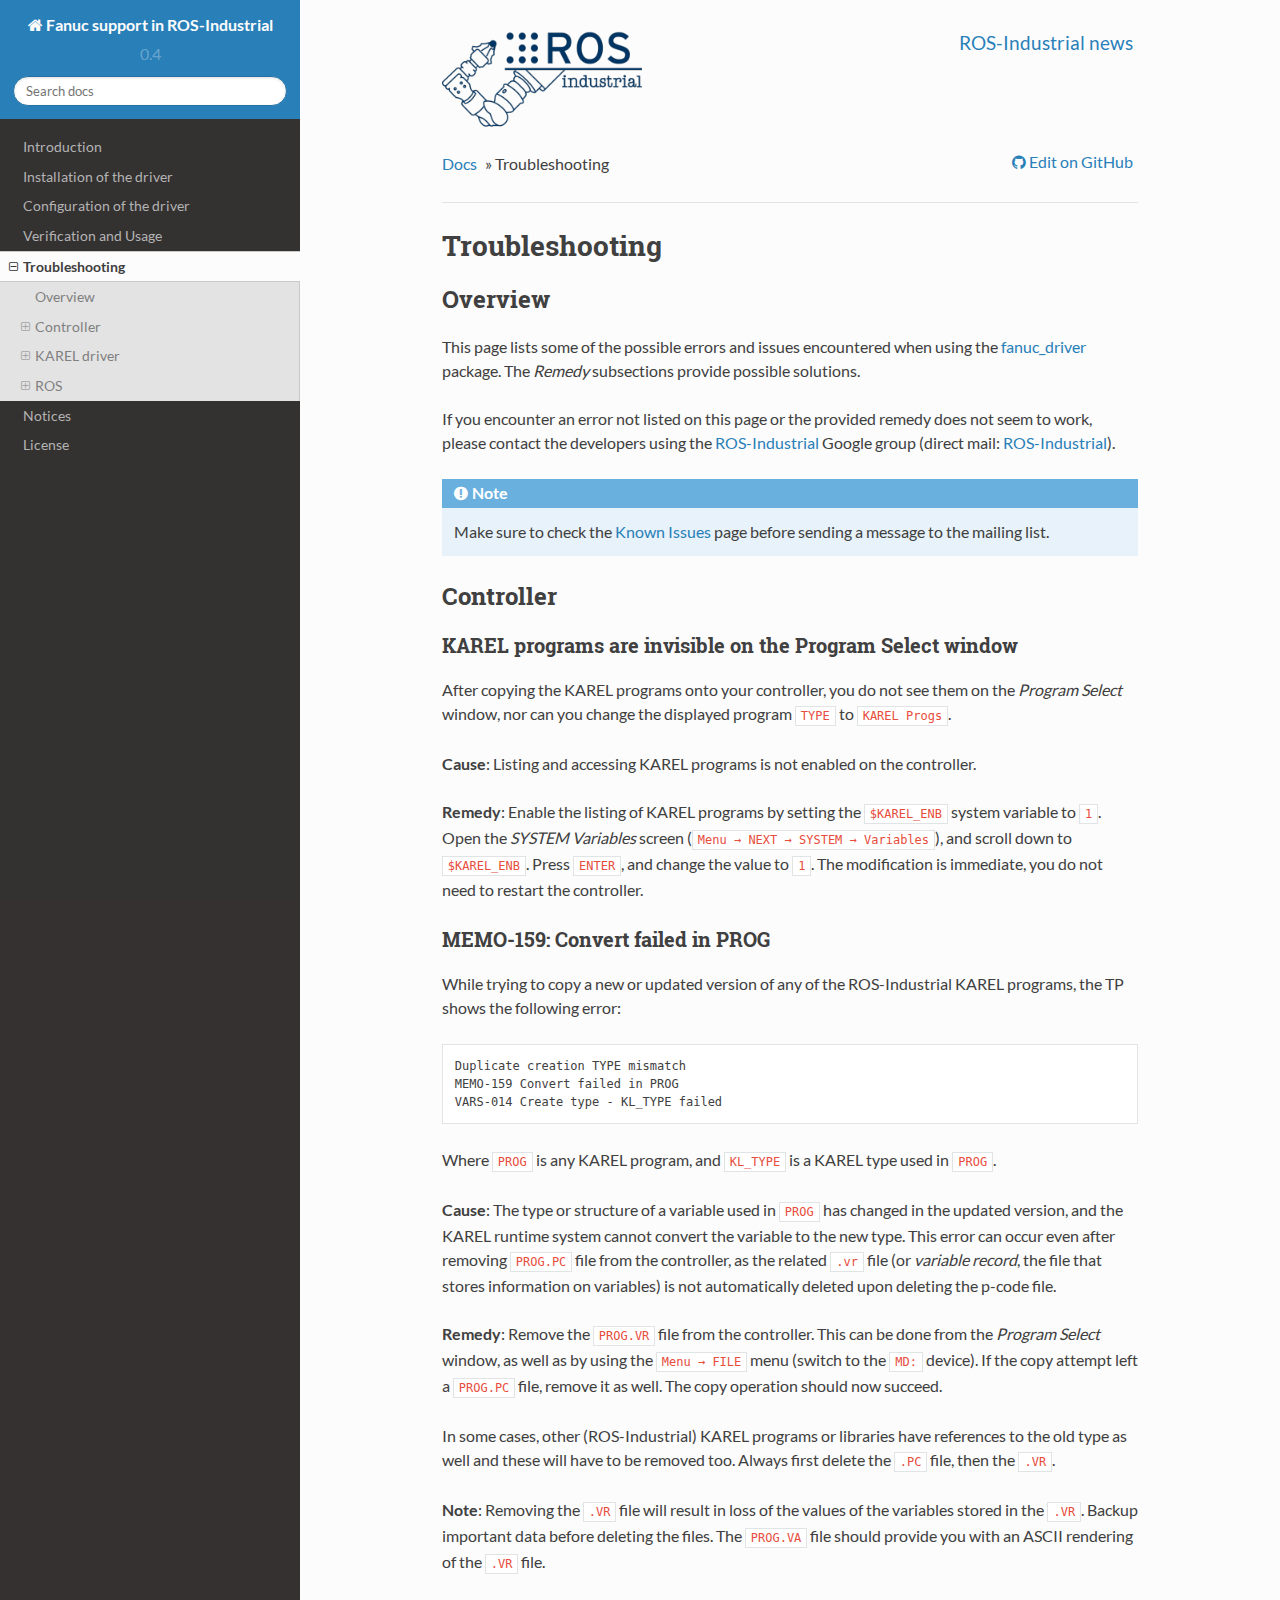
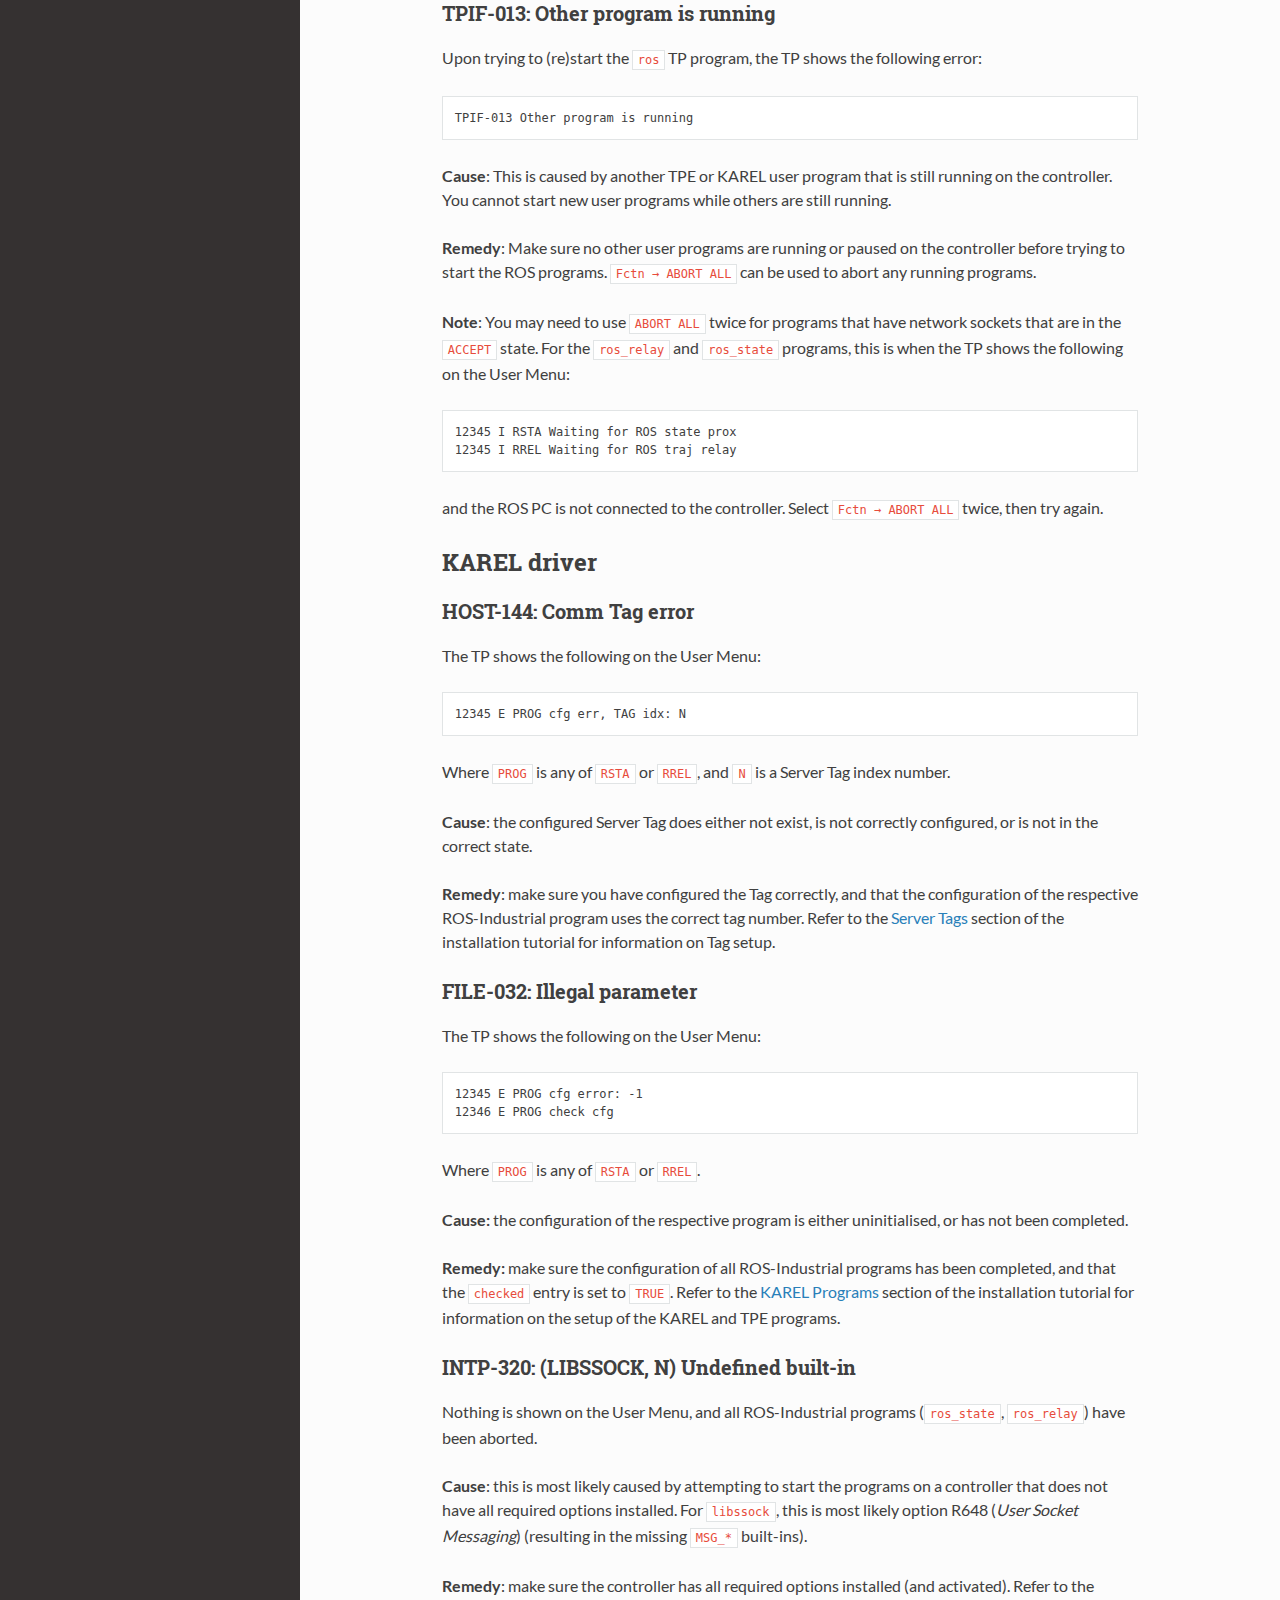
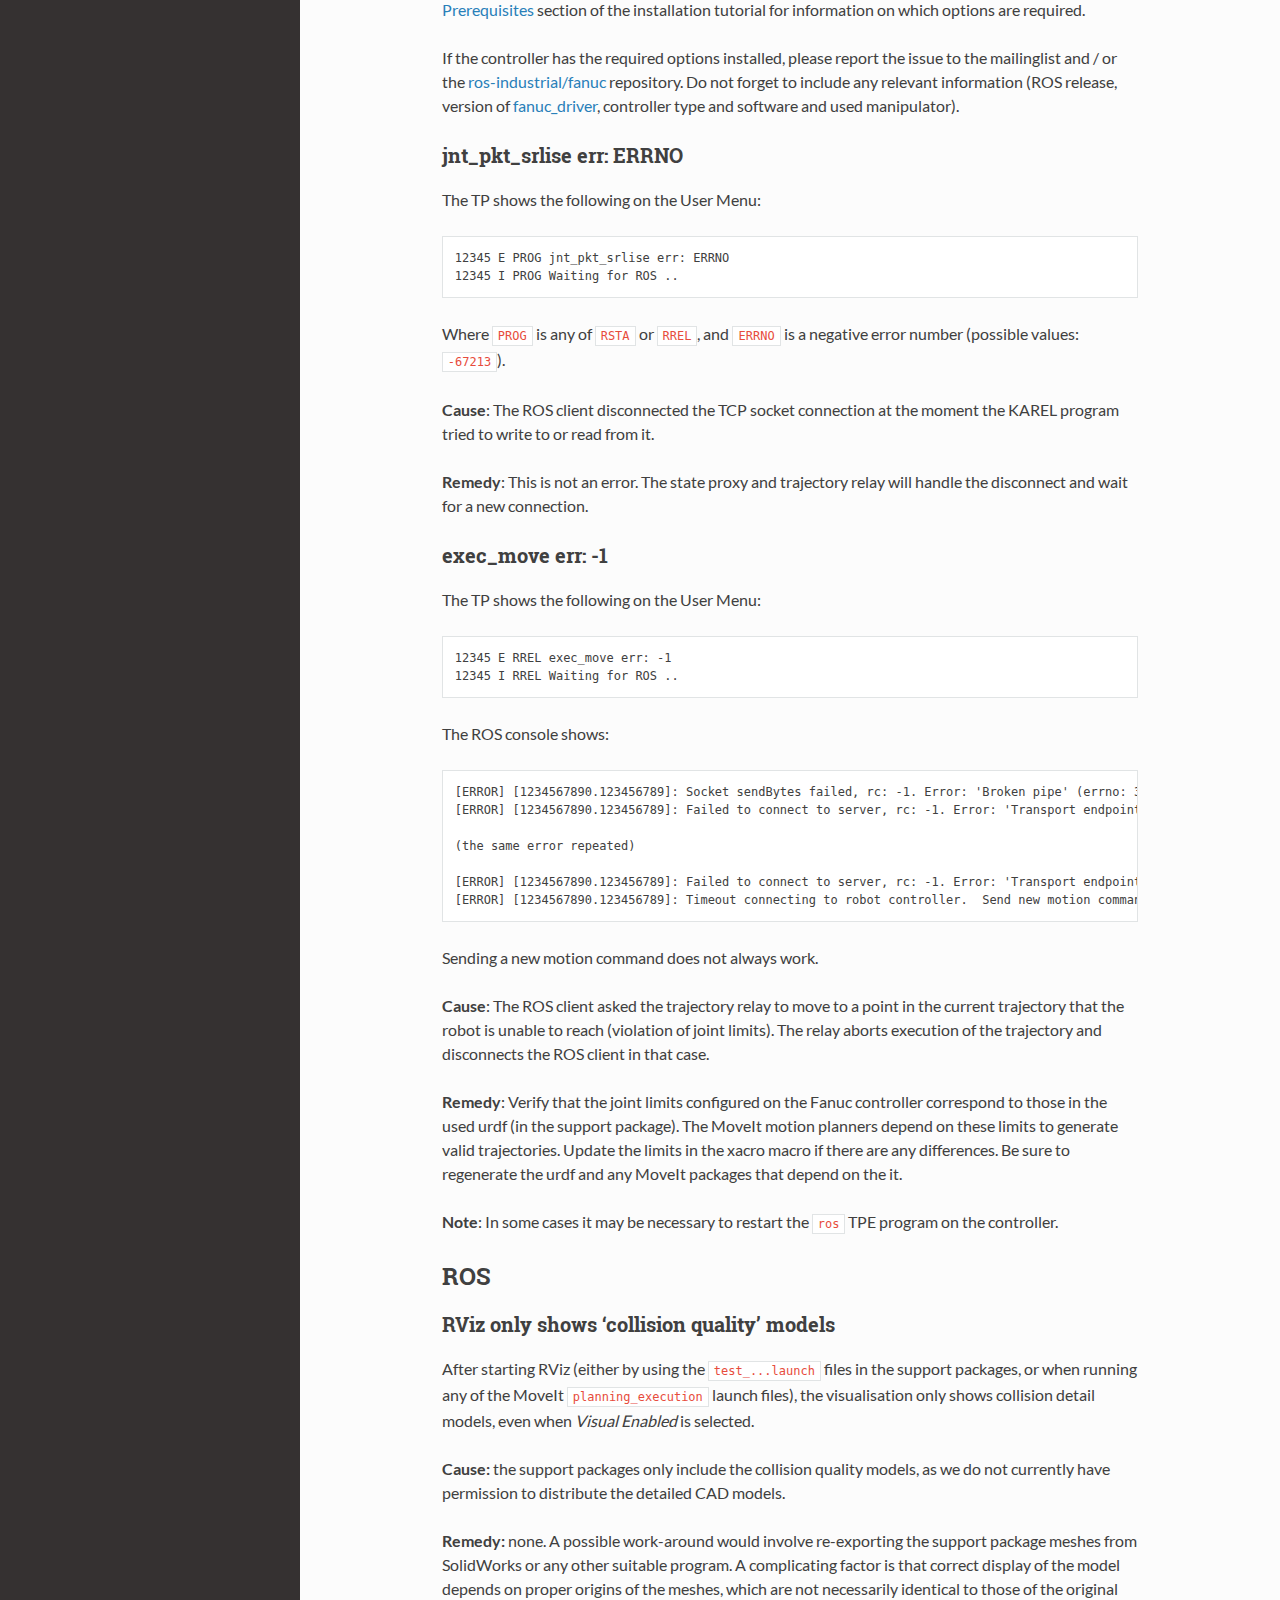
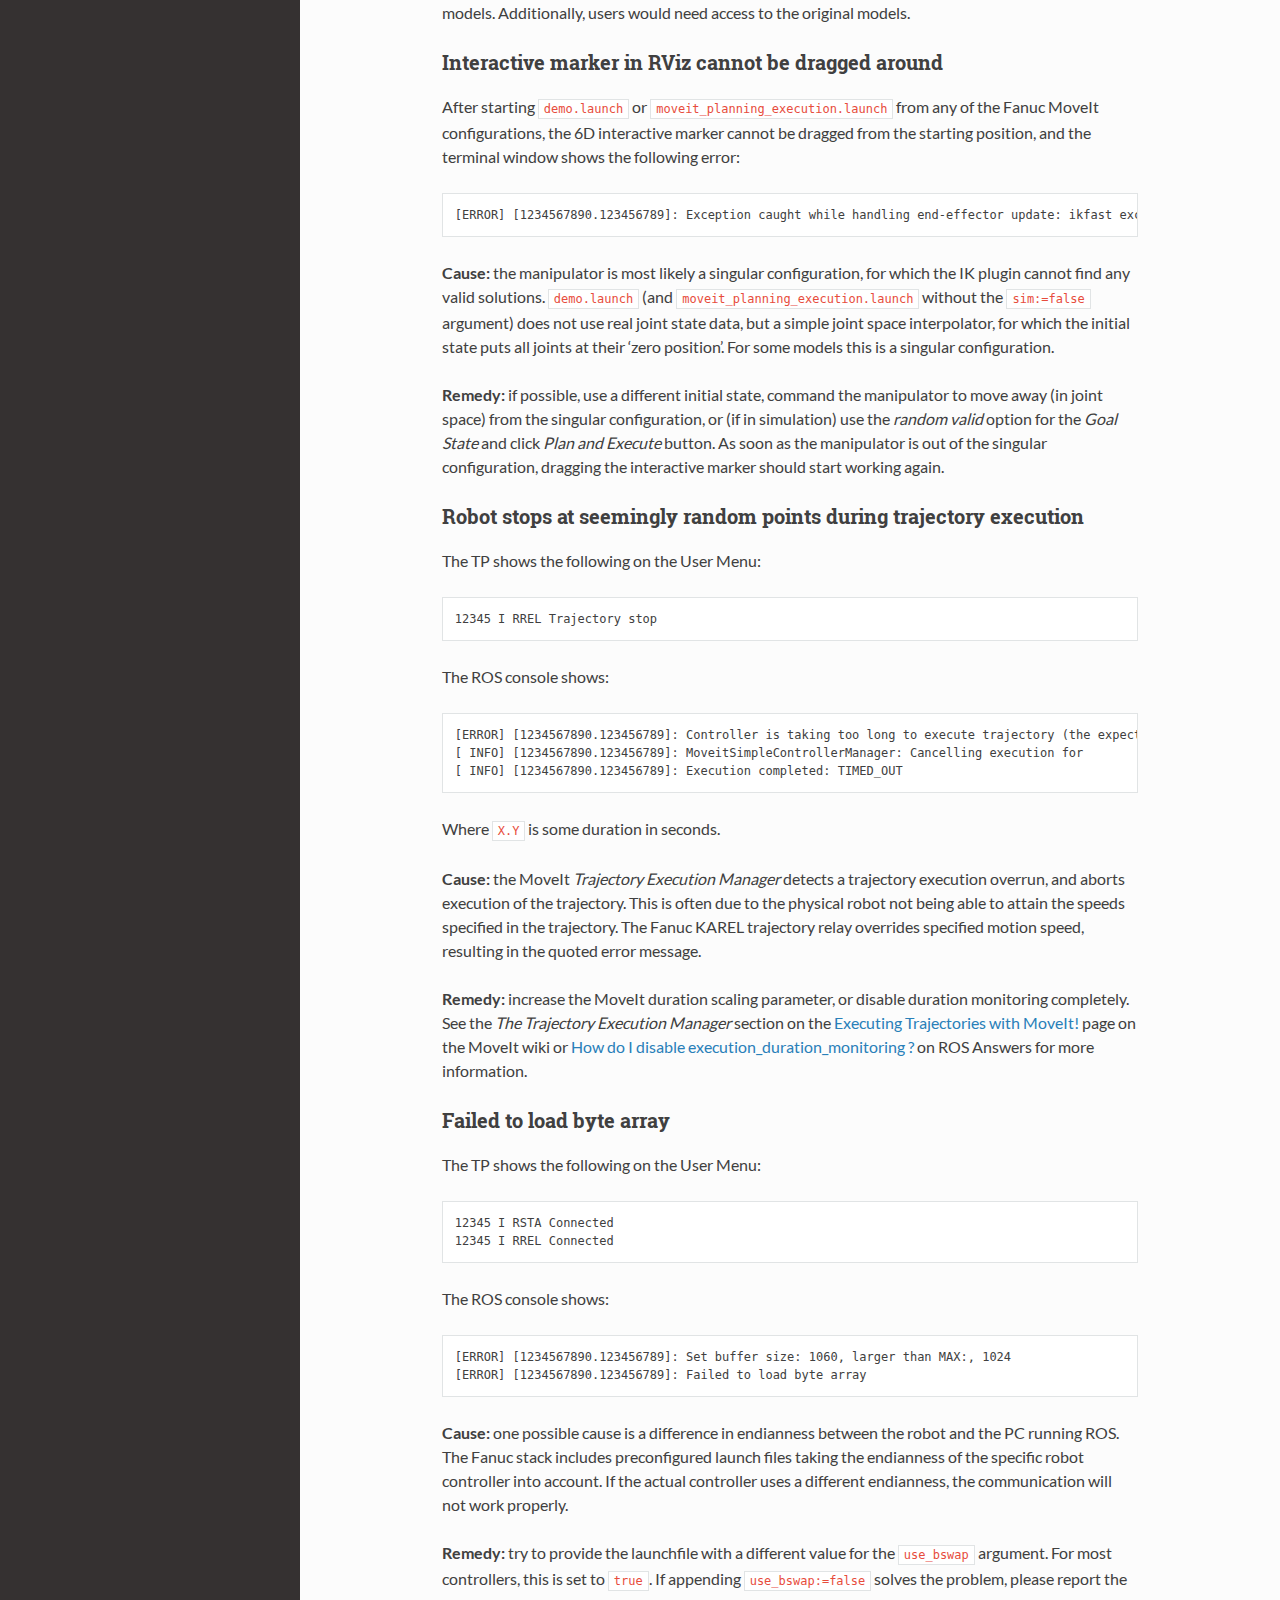
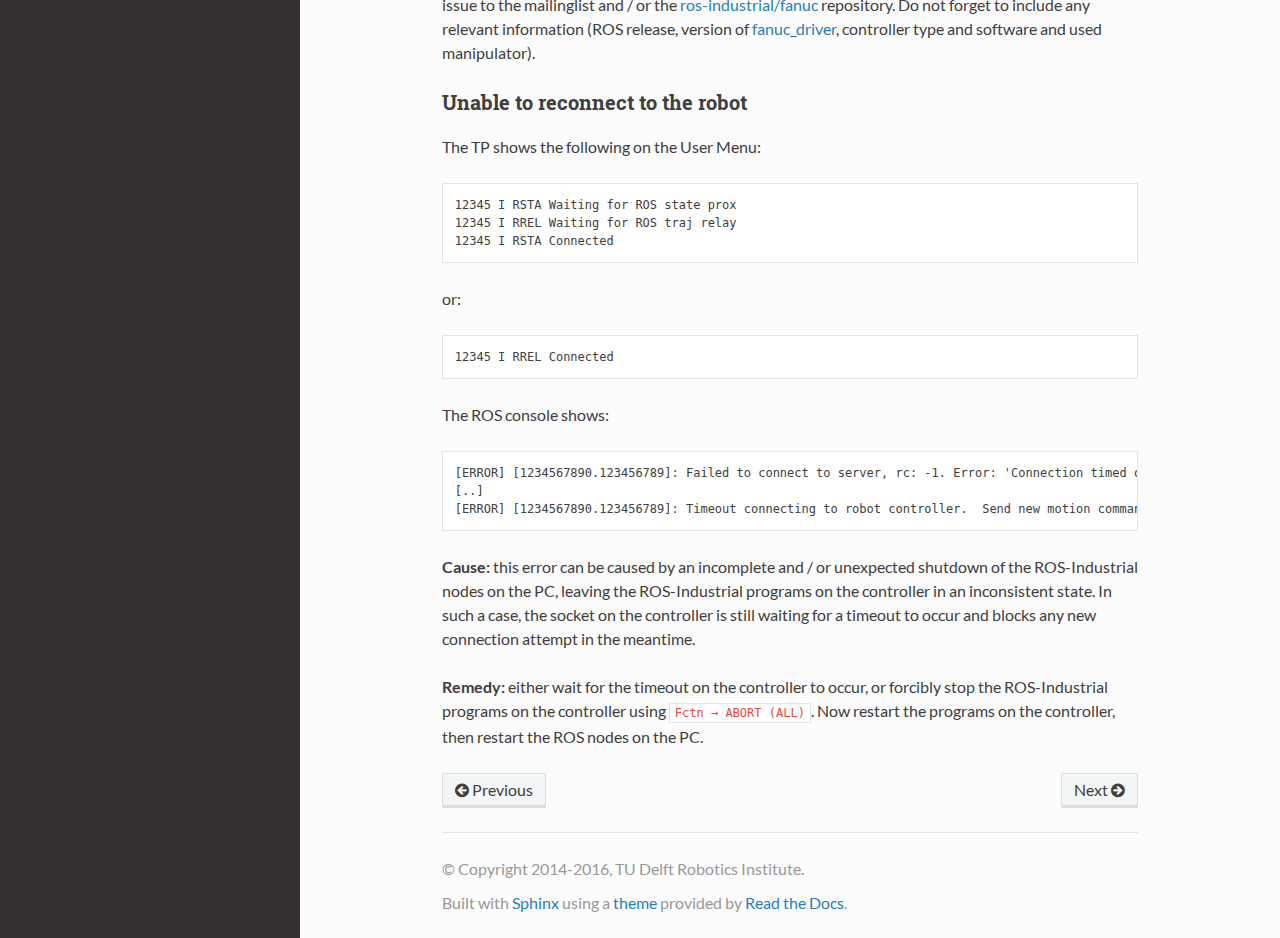
<file: faq.html>
<!DOCTYPE html>
<!--[if IE 8]><html class="no-js lt-ie9" lang="en" > <![endif]-->
<!--[if gt IE 8]><!--> <html class="no-js" lang="en" > <!--<![endif]-->
<head>
  <meta charset="utf-8">
  
  <meta name="viewport" content="width=device-width, initial-scale=1.0">
  
  <title>Troubleshooting &mdash; Fanuc support in ROS-Industrial 0.4.0 documentation</title>
  

  
  

  

  
  
    

  

  
  
    <link rel="stylesheet" href="_static/css/theme.css" type="text/css" />
  

  
    <link rel="stylesheet" href="_static/override.css" type="text/css" />
  

  
    <link rel="top" title="Fanuc support in ROS-Industrial 0.4.0 documentation" href="index.html"/>
        <link rel="next" title="Notices" href="notices.html"/>
        <link rel="prev" title="Verification and Usage" href="verification.html"/> 

  
  <script src="_static/js/modernizr.min.js"></script>

</head>

<body class="wy-body-for-nav" role="document">

   
  <div class="wy-grid-for-nav">

    
    <nav data-toggle="wy-nav-shift" class="wy-nav-side">
      <div class="wy-side-scroll">
        <div class="wy-side-nav-search">
          

          
            <a href="index.html" class="icon icon-home"> Fanuc support in ROS-Industrial
          

          
          </a>

          
            
            
              <div class="version">
                0.4
              </div>
            
          

          
<div role="search">
  <form id="rtd-search-form" class="wy-form" action="search.html" method="get">
    <input type="text" name="q" placeholder="Search docs" />
    <input type="hidden" name="check_keywords" value="yes" />
    <input type="hidden" name="area" value="default" />
  </form>
</div>

          
        </div>

        <div class="wy-menu wy-menu-vertical" data-spy="affix" role="navigation" aria-label="main navigation">
          
            
            
                <ul>
<li class="toctree-l1"><a class="reference internal" href="introduction.html">Introduction</a></li>
<li class="toctree-l1"><a class="reference internal" href="installation.html">Installation of the driver</a></li>
<li class="toctree-l1"><a class="reference internal" href="configuration.html">Configuration of the driver</a></li>
<li class="toctree-l1"><a class="reference internal" href="verification.html">Verification and Usage</a></li>
</ul>
<ul class="current">
<li class="toctree-l1 current"><a class="current reference internal" href="#">Troubleshooting</a><ul>
<li class="toctree-l2"><a class="reference internal" href="#overview">Overview</a></li>
<li class="toctree-l2"><a class="reference internal" href="#controller">Controller</a><ul>
<li class="toctree-l3"><a class="reference internal" href="#karel-programs-are-invisible-on-the-program-select-window">KAREL programs are invisible on the Program Select window</a></li>
<li class="toctree-l3"><a class="reference internal" href="#memo-159-convert-failed-in-prog">MEMO-159: Convert failed in PROG</a></li>
<li class="toctree-l3"><a class="reference internal" href="#tpif-013-other-program-is-running">TPIF-013: Other program is running</a></li>
</ul>
</li>
<li class="toctree-l2"><a class="reference internal" href="#karel-driver">KAREL driver</a><ul>
<li class="toctree-l3"><a class="reference internal" href="#host-144-comm-tag-error">HOST-144: Comm Tag error</a></li>
<li class="toctree-l3"><a class="reference internal" href="#file-032-illegal-parameter">FILE-032: Illegal parameter</a></li>
<li class="toctree-l3"><a class="reference internal" href="#intp-320-libssock-n-undefined-built-in">INTP-320: (LIBSSOCK, N) Undefined built-in</a></li>
<li class="toctree-l3"><a class="reference internal" href="#jnt-pkt-srlise-err-errno">jnt_pkt_srlise err: ERRNO</a></li>
<li class="toctree-l3"><a class="reference internal" href="#exec-move-err-1">exec_move err: -1</a></li>
</ul>
</li>
<li class="toctree-l2"><a class="reference internal" href="#ros">ROS</a><ul>
<li class="toctree-l3"><a class="reference internal" href="#rviz-only-shows-collision-quality-models">RViz only shows &#8216;collision quality&#8217; models</a></li>
<li class="toctree-l3"><a class="reference internal" href="#interactive-marker-in-rviz-cannot-be-dragged-around">Interactive marker in RViz cannot be dragged around</a></li>
<li class="toctree-l3"><a class="reference internal" href="#robot-stops-at-seemingly-random-points-during-trajectory-execution">Robot stops at seemingly random points during trajectory execution</a></li>
<li class="toctree-l3"><a class="reference internal" href="#failed-to-load-byte-array">Failed to load byte array</a></li>
<li class="toctree-l3"><a class="reference internal" href="#unable-to-reconnect-to-the-robot">Unable to reconnect to the robot</a></li>
</ul>
</li>
</ul>
</li>
</ul>
<ul>
<li class="toctree-l1"><a class="reference internal" href="notices.html">Notices</a></li>
<li class="toctree-l1"><a class="reference internal" href="license.html">License</a></li>
</ul>

            
          
        </div>
      </div>
    </nav>

    <section data-toggle="wy-nav-shift" class="wy-nav-content-wrap">

      
      <nav class="wy-nav-top" role="navigation" aria-label="top navigation">
        <i data-toggle="wy-nav-top" class="fa fa-bars"></i>
        <a href="index.html">Fanuc support in ROS-Industrial</a>
      </nav>


      
      <div class="wy-nav-content">

        <div class="header-override">
          <p>
            <a href="http://rosindustrial.org/news">ROS-Industrial news</a>
          </p>
          <a href="http://rosindustrial.org"><img src="_static/logo.png" /></a>
        </div>

        <div class="rst-content">
          

 



<div role="navigation" aria-label="breadcrumbs navigation">
  <ul class="wy-breadcrumbs">
    <li><a href="index.html">Docs</a> &raquo;</li>
      
    <li>Troubleshooting</li>
    <li class="wy-breadcrumbs-aside">
      
        
          <a href="https://github.com/ros-industrial/fanuc/blob/indigo-devel/fanuc_docs/source/faq.rst" class="fa fa-github"> Edit on GitHub</a>
        
      
    </li>
  </ul>
  <hr/>
</div>
          <div role="main" class="document" itemscope="itemscope" itemtype="http://schema.org/Article">
           <div itemprop="articleBody">
            
  <div class="section" id="troubleshooting">
<h1>Troubleshooting<a class="headerlink" href="#troubleshooting" title="Permalink to this headline">¶</a></h1>
<div class="section" id="overview">
<h2>Overview<a class="headerlink" href="#overview" title="Permalink to this headline">¶</a></h2>
<p>This page lists some of the possible errors and issues encountered when using the <a class="reference external" href="http://wiki.ros.org/fanuc_driver">fanuc_driver</a> package. The <em>Remedy</em> subsections provide possible solutions.</p>
<p>If you encounter an error not listed on this page or the provided remedy does not seem to work, please contact the developers using the <a class="reference external" href="https://groups.google.com/forum/?fromgroups#!forum/swri-ros-pkg-dev">ROS-Industrial</a> Google group (direct mail: <a class="reference external" href="mailto:swri-ros-pkg-dev&#37;&#52;&#48;googlegroups&#46;com">ROS-Industrial</a>).</p>
<div class="admonition note">
<p class="first admonition-title">Note</p>
<p class="last">Make sure to check the <a class="reference external" href="http://wiki.ros.org/fanuc/indigo/known_issues">Known Issues</a> page before sending a message to the mailing list.</p>
</div>
</div>
<div class="section" id="controller">
<h2>Controller<a class="headerlink" href="#controller" title="Permalink to this headline">¶</a></h2>
<div class="section" id="karel-programs-are-invisible-on-the-program-select-window">
<h3>KAREL programs are invisible on the Program Select window<a class="headerlink" href="#karel-programs-are-invisible-on-the-program-select-window" title="Permalink to this headline">¶</a></h3>
<p>After copying the KAREL programs onto your controller, you do not see them on the <em>Program Select</em> window, nor can you change the displayed program <code class="docutils literal"><span class="pre">TYPE</span></code> to <code class="docutils literal"><span class="pre">KAREL</span> <span class="pre">Progs</span></code>.</p>
<p><strong>Cause</strong>: Listing and accessing KAREL programs is not enabled on the controller.</p>
<p><strong>Remedy</strong>: Enable the listing of KAREL programs by setting the <code class="docutils literal"><span class="pre">$KAREL_ENB</span></code> system variable to <code class="docutils literal"><span class="pre">1</span></code>. Open the <em>SYSTEM Variables</em> screen (<code class="docutils literal"><span class="pre">Menu</span> <span class="pre">→</span> <span class="pre">NEXT</span> <span class="pre">→</span> <span class="pre">SYSTEM</span> <span class="pre">→</span> <span class="pre">Variables</span></code>), and scroll down to <code class="docutils literal"><span class="pre">$KAREL_ENB</span></code>. Press <code class="docutils literal"><span class="pre">ENTER</span></code>, and change the value to <code class="docutils literal"><span class="pre">1</span></code>. The modification is immediate, you do not need to restart the controller.</p>
</div>
<div class="section" id="memo-159-convert-failed-in-prog">
<h3>MEMO-159: Convert failed in PROG<a class="headerlink" href="#memo-159-convert-failed-in-prog" title="Permalink to this headline">¶</a></h3>
<p>While trying to copy a new or updated version of any of the ROS-Industrial KAREL programs, the TP shows the following error:</p>
<div class="highlight-none"><div class="highlight"><pre><span></span>Duplicate creation TYPE mismatch
MEMO-159 Convert failed in PROG
VARS-014 Create type - KL_TYPE failed
</pre></div>
</div>
<p>Where <code class="docutils literal"><span class="pre">PROG</span></code> is any KAREL program, and <code class="docutils literal"><span class="pre">KL_TYPE</span></code> is a KAREL type used in <code class="docutils literal"><span class="pre">PROG</span></code>.</p>
<p><strong>Cause</strong>: The type or structure of a variable used in <code class="docutils literal"><span class="pre">PROG</span></code> has changed in the updated version, and the KAREL runtime system cannot convert the variable to the new type. This error can occur even after removing <code class="docutils literal"><span class="pre">PROG.PC</span></code> file from the controller, as the related <code class="docutils literal"><span class="pre">.vr</span></code> file (or <em>variable record</em>, the file that stores information on variables) is not automatically deleted upon deleting the p-code file.</p>
<p><strong>Remedy</strong>: Remove the <code class="docutils literal"><span class="pre">PROG.VR</span></code> file from the controller. This can be done from the <em>Program Select</em> window, as well as by using the <code class="docutils literal"><span class="pre">Menu</span> <span class="pre">→</span> <span class="pre">FILE</span></code> menu (switch to the <code class="docutils literal"><span class="pre">MD:</span></code> device). If the copy attempt left a <code class="docutils literal"><span class="pre">PROG.PC</span></code> file, remove it as well. The copy operation should now succeed.</p>
<p>In some cases, other (ROS-Industrial) KAREL programs or libraries have references to the old type as well and these will have to be removed too. Always first delete the <code class="docutils literal"><span class="pre">.PC</span></code> file, then the <code class="docutils literal"><span class="pre">.VR</span></code>.</p>
<p><strong>Note</strong>: Removing the <code class="docutils literal"><span class="pre">.VR</span></code> file will result in loss of the values of the variables stored in the <code class="docutils literal"><span class="pre">.VR</span></code>. Backup important data before deleting the files. The <code class="docutils literal"><span class="pre">PROG.VA</span></code> file should provide you with an ASCII rendering of the <code class="docutils literal"><span class="pre">.VR</span></code> file.</p>
</div>
<div class="section" id="tpif-013-other-program-is-running">
<h3>TPIF-013: Other program is running<a class="headerlink" href="#tpif-013-other-program-is-running" title="Permalink to this headline">¶</a></h3>
<p>Upon trying to (re)start the <code class="docutils literal"><span class="pre">ros</span></code> TP program, the TP shows the following error:</p>
<div class="highlight-none"><div class="highlight"><pre><span></span>TPIF-013 Other program is running
</pre></div>
</div>
<p><strong>Cause</strong>: This is caused by another TPE or KAREL user program that is still running on the controller. You cannot start new user programs while others are still running.</p>
<p><strong>Remedy</strong>: Make sure no other user programs are running or paused on the controller before trying to start the ROS programs. <code class="docutils literal"><span class="pre">Fctn</span> <span class="pre">→</span> <span class="pre">ABORT</span> <span class="pre">ALL</span></code> can be used to abort any running programs.</p>
<p><strong>Note</strong>: You may need to use <code class="docutils literal"><span class="pre">ABORT</span> <span class="pre">ALL</span></code> twice for programs that have network sockets that are in the <code class="docutils literal"><span class="pre">ACCEPT</span></code> state. For the <code class="docutils literal"><span class="pre">ros_relay</span></code> and <code class="docutils literal"><span class="pre">ros_state</span></code> programs, this is when the TP shows the following on the User Menu:</p>
<div class="highlight-none"><div class="highlight"><pre><span></span>12345 I RSTA Waiting for ROS state prox
12345 I RREL Waiting for ROS traj relay
</pre></div>
</div>
<p>and the ROS PC is not connected to the controller. Select <code class="docutils literal"><span class="pre">Fctn</span> <span class="pre">→</span> <span class="pre">ABORT</span> <span class="pre">ALL</span></code> twice, then try again.</p>
</div>
</div>
<div class="section" id="karel-driver">
<h2>KAREL driver<a class="headerlink" href="#karel-driver" title="Permalink to this headline">¶</a></h2>
<div class="section" id="host-144-comm-tag-error">
<h3>HOST-144: Comm Tag error<a class="headerlink" href="#host-144-comm-tag-error" title="Permalink to this headline">¶</a></h3>
<p>The TP shows the following on the User Menu:</p>
<div class="highlight-none"><div class="highlight"><pre><span></span>12345 E PROG cfg err, TAG idx: N
</pre></div>
</div>
<p>Where <code class="docutils literal"><span class="pre">PROG</span></code> is any of <code class="docutils literal"><span class="pre">RSTA</span></code> or <code class="docutils literal"><span class="pre">RREL</span></code>, and <code class="docutils literal"><span class="pre">N</span></code> is a Server Tag index number.</p>
<p><strong>Cause</strong>: the configured Server Tag does either not exist, is not correctly configured, or is not in the correct state.</p>
<p><strong>Remedy</strong>: make sure you have configured the Tag correctly, and that the configuration of the respective ROS-Industrial program uses the correct tag number. Refer to the <a class="reference external" href="http://wiki.ros.org/fanuc/Tutorials/hydro/Configuration#Server_Tags">Server Tags</a> section of the installation tutorial for information on Tag setup.</p>
</div>
<div class="section" id="file-032-illegal-parameter">
<h3>FILE-032: Illegal parameter<a class="headerlink" href="#file-032-illegal-parameter" title="Permalink to this headline">¶</a></h3>
<p>The TP shows the following on the User Menu:</p>
<div class="highlight-none"><div class="highlight"><pre><span></span>12345 E PROG cfg error: -1
12346 E PROG check cfg
</pre></div>
</div>
<p>Where <code class="docutils literal"><span class="pre">PROG</span></code> is any of <code class="docutils literal"><span class="pre">RSTA</span></code> or <code class="docutils literal"><span class="pre">RREL</span></code>.</p>
<p><strong>Cause:</strong> the configuration of the respective program is either uninitialised, or has not been completed.</p>
<p><strong>Remedy:</strong> make sure the configuration of all ROS-Industrial programs has been completed, and that the <code class="docutils literal"><span class="pre">checked</span></code> entry is set to <code class="docutils literal"><span class="pre">TRUE</span></code>. Refer to the <a class="reference external" href="http://wiki.ros.org/fanuc/Tutorials/hydro/Configuration#KAREL_Programs">KAREL Programs</a> section of the installation tutorial for information on the setup of the KAREL and TPE programs.</p>
</div>
<div class="section" id="intp-320-libssock-n-undefined-built-in">
<h3>INTP-320: (LIBSSOCK, N) Undefined built-in<a class="headerlink" href="#intp-320-libssock-n-undefined-built-in" title="Permalink to this headline">¶</a></h3>
<p>Nothing is shown on the User Menu, and all ROS-Industrial programs (<code class="docutils literal"><span class="pre">ros_state</span></code>, <code class="docutils literal"><span class="pre">ros_relay</span></code>) have been aborted.</p>
<p><strong>Cause</strong>: this is most likely caused by attempting to start the programs on a controller that does not have all required options installed. For <code class="docutils literal"><span class="pre">libssock</span></code>, this is most likely option R648 (<em>User Socket Messaging</em>) (resulting in the missing <code class="docutils literal"><span class="pre">MSG_*</span></code> built-ins).</p>
<p><strong>Remedy</strong>: make sure the controller has all required options installed (and activated). Refer to the <a class="reference external" href="http://wiki.ros.org/fanuc/Tutorials/hydro/Installation#Prerequisites">Prerequisites</a> section of the installation tutorial for information on which options are required.</p>
<p>If the controller has the required options installed, please report the issue to the mailinglist and / or the <a class="reference external" href="https://github.com/ros-industrial/fanuc/issues">ros-industrial/fanuc</a> repository. Do not forget to include any relevant information (ROS release, version of <a class="reference external" href="http://wiki.ros.org/fanuc_driver">fanuc_driver</a>, controller type and software and used manipulator).</p>
</div>
<div class="section" id="jnt-pkt-srlise-err-errno">
<h3>jnt_pkt_srlise err: ERRNO<a class="headerlink" href="#jnt-pkt-srlise-err-errno" title="Permalink to this headline">¶</a></h3>
<p>The TP shows the following on the User Menu:</p>
<div class="highlight-none"><div class="highlight"><pre><span></span>12345 E PROG jnt_pkt_srlise err: ERRNO
12345 I PROG Waiting for ROS ..
</pre></div>
</div>
<p>Where <code class="docutils literal"><span class="pre">PROG</span></code> is any of <code class="docutils literal"><span class="pre">RSTA</span></code> or <code class="docutils literal"><span class="pre">RREL</span></code>, and <code class="docutils literal"><span class="pre">ERRNO</span></code> is a negative error number (possible values: <code class="docutils literal"><span class="pre">-67213</span></code>).</p>
<p><strong>Cause</strong>: The ROS client disconnected the TCP socket connection at the moment the KAREL program tried to write to or read from it.</p>
<p><strong>Remedy</strong>: This is not an error. The state proxy and trajectory relay will handle the disconnect and wait for a new connection.</p>
</div>
<div class="section" id="exec-move-err-1">
<h3>exec_move err: -1<a class="headerlink" href="#exec-move-err-1" title="Permalink to this headline">¶</a></h3>
<p>The TP shows the following on the User Menu:</p>
<div class="highlight-none"><div class="highlight"><pre><span></span>12345 E RREL exec_move err: -1
12345 I RREL Waiting for ROS ..
</pre></div>
</div>
<p>The ROS console shows:</p>
<div class="highlight-none"><div class="highlight"><pre><span></span>[ERROR] [1234567890.123456789]: Socket sendBytes failed, rc: -1. Error: &#39;Broken pipe&#39; (errno: 32)
[ERROR] [1234567890.123456789]: Failed to connect to server, rc: -1. Error: &#39;Transport endpoint is already connected&#39; (errno: 106)

(the same error repeated)

[ERROR] [1234567890.123456789]: Failed to connect to server, rc: -1. Error: &#39;Transport endpoint is already connected&#39; (errno: 106)
[ERROR] [1234567890.123456789]: Timeout connecting to robot controller.  Send new motion command to retry.
</pre></div>
</div>
<p>Sending a new motion command does not always work.</p>
<p><strong>Cause</strong>: The ROS client asked the trajectory relay to move to a point in the current trajectory that the robot is unable to reach (violation of joint limits). The relay aborts execution of the trajectory and disconnects the ROS client in that case.</p>
<p><strong>Remedy</strong>: Verify that the joint limits configured on the Fanuc controller correspond to those in the used urdf (in the support package). The MoveIt motion planners depend on these limits to generate valid trajectories. Update the limits in the xacro macro if there are any differences. Be sure to regenerate the urdf and any MoveIt packages that depend on the it.</p>
<p><strong>Note</strong>: In some cases it may be necessary to restart the <code class="docutils literal"><span class="pre">ros</span></code> TPE program on the controller.</p>
</div>
</div>
<div class="section" id="ros">
<h2>ROS<a class="headerlink" href="#ros" title="Permalink to this headline">¶</a></h2>
<div class="section" id="rviz-only-shows-collision-quality-models">
<h3>RViz only shows &#8216;collision quality&#8217; models<a class="headerlink" href="#rviz-only-shows-collision-quality-models" title="Permalink to this headline">¶</a></h3>
<p>After starting RViz (either by using the <code class="docutils literal"><span class="pre">test_...launch</span></code> files in the support packages, or when running any of the MoveIt <code class="docutils literal"><span class="pre">planning_execution</span></code> launch files), the visualisation only shows collision detail models, even when <em>Visual Enabled</em> is selected.</p>
<p><strong>Cause:</strong> the support packages only include the collision quality models, as we do not currently have permission to distribute the detailed CAD models.</p>
<p><strong>Remedy:</strong> none. A possible work-around would involve re-exporting the support package meshes from SolidWorks or any other suitable program. A complicating factor is that correct display of the model depends on proper origins of the meshes, which are not necessarily identical to those of the original models. Additionally, users would need access to the original models.</p>
</div>
<div class="section" id="interactive-marker-in-rviz-cannot-be-dragged-around">
<h3>Interactive marker in RViz cannot be dragged around<a class="headerlink" href="#interactive-marker-in-rviz-cannot-be-dragged-around" title="Permalink to this headline">¶</a></h3>
<p>After starting <code class="docutils literal"><span class="pre">demo.launch</span></code> or <code class="docutils literal"><span class="pre">moveit_planning_execution.launch</span></code> from any of the Fanuc MoveIt configurations, the 6D interactive marker cannot be dragged from the starting position, and the terminal window shows the following error:</p>
<div class="highlight-none"><div class="highlight"><pre><span></span>[ERROR] [1234567890.123456789]: Exception caught while handling end-effector update: ikfast exception: /path/to/ikfast/plugin/solver.cpp:LINE_NR: polyroots8: Assertion &#39;rawcoeffs[0] != 0&#39; failed
</pre></div>
</div>
<p><strong>Cause:</strong> the manipulator is most likely a singular configuration, for which the IK plugin cannot find any valid solutions. <code class="docutils literal"><span class="pre">demo.launch</span></code> (and <code class="docutils literal"><span class="pre">moveit_planning_execution.launch</span></code> without the <code class="docutils literal"><span class="pre">sim:=false</span></code> argument) does not use real joint state data, but a simple joint space interpolator, for which the initial state puts all joints at their &#8216;zero position&#8217;. For some models this is a singular configuration.</p>
<p><strong>Remedy:</strong> if possible, use a different initial state, command the manipulator to move away (in joint space) from the singular configuration, or (if in simulation) use the <em>random valid</em> option for the <em>Goal State</em> and click <em>Plan and Execute</em> button. As soon as the manipulator is out of the singular configuration, dragging the interactive marker should start working again.</p>
</div>
<div class="section" id="robot-stops-at-seemingly-random-points-during-trajectory-execution">
<h3>Robot stops at seemingly random points during trajectory execution<a class="headerlink" href="#robot-stops-at-seemingly-random-points-during-trajectory-execution" title="Permalink to this headline">¶</a></h3>
<p>The TP shows the following on the User Menu:</p>
<div class="highlight-none"><div class="highlight"><pre><span></span>12345 I RREL Trajectory stop
</pre></div>
</div>
<p>The ROS console shows:</p>
<div class="highlight-none"><div class="highlight"><pre><span></span>[ERROR] [1234567890.123456789]: Controller is taking too long to execute trajectory (the expected upper bound for the trajectory execution was X.Y seconds). Stopping trajectory.
[ INFO] [1234567890.123456789]: MoveitSimpleControllerManager: Cancelling execution for
[ INFO] [1234567890.123456789]: Execution completed: TIMED_OUT
</pre></div>
</div>
<p>Where <code class="docutils literal"><span class="pre">X.Y</span></code> is some duration in seconds.</p>
<p><strong>Cause:</strong> the MoveIt <em>Trajectory Execution Manager</em> detects a trajectory execution overrun, and aborts execution of the trajectory. This is often due to the physical robot not being able to attain the speeds specified in the trajectory. The Fanuc KAREL trajectory relay overrides specified motion speed, resulting in the quoted error message.</p>
<p><strong>Remedy:</strong> increase the MoveIt duration scaling parameter, or disable duration monitoring completely. See the <em>The Trajectory Execution Manager</em> section on the <a class="reference external" href="http://wiki.ros.org/fanuc/Troubleshooting/MoveIt%20Trajectory%20Execution%20Manager">Executing Trajectories with MoveIt!</a> page on the MoveIt wiki or <a class="reference external" href="http://answers.ros.org/question/196586/how-do-i-disable-execution_duration_monitoring/">How do I disable execution_duration_monitoring ?</a> on ROS Answers for more information.</p>
</div>
<div class="section" id="failed-to-load-byte-array">
<h3>Failed to load byte array<a class="headerlink" href="#failed-to-load-byte-array" title="Permalink to this headline">¶</a></h3>
<p>The TP shows the following on the User Menu:</p>
<div class="highlight-none"><div class="highlight"><pre><span></span>12345 I RSTA Connected
12345 I RREL Connected
</pre></div>
</div>
<p>The ROS console shows:</p>
<div class="highlight-none"><div class="highlight"><pre><span></span>[ERROR] [1234567890.123456789]: Set buffer size: 1060, larger than MAX:, 1024
[ERROR] [1234567890.123456789]: Failed to load byte array
</pre></div>
</div>
<p><strong>Cause:</strong> one possible cause is a difference in endianness between the robot and the PC running ROS. The Fanuc stack includes preconfigured launch files taking the endianness of the specific robot controller into account. If the actual controller uses a different endianness, the communication will not work properly.</p>
<p><strong>Remedy:</strong> try to provide the launchfile with a different value for the <code class="docutils literal"><span class="pre">use_bswap</span></code> argument. For most controllers, this is set to <code class="docutils literal"><span class="pre">true</span></code>. If appending <code class="docutils literal"><span class="pre">use_bswap:=false</span></code> solves the problem, please report the issue to the mailinglist and / or the <a class="reference external" href="https://github.com/ros-industrial/fanuc/issues">ros-industrial/fanuc</a> repository. Do not forget to include any relevant information (ROS release, version of <a class="reference external" href="http://wiki.ros.org/fanuc_driver">fanuc_driver</a>, controller type and software and used manipulator).</p>
</div>
<div class="section" id="unable-to-reconnect-to-the-robot">
<h3>Unable to reconnect to the robot<a class="headerlink" href="#unable-to-reconnect-to-the-robot" title="Permalink to this headline">¶</a></h3>
<p>The TP shows the following on the User Menu:</p>
<div class="highlight-none"><div class="highlight"><pre><span></span>12345 I RSTA Waiting for ROS state prox
12345 I RREL Waiting for ROS traj relay
12345 I RSTA Connected
</pre></div>
</div>
<p>or:</p>
<div class="highlight-none"><div class="highlight"><pre><span></span>12345 I RREL Connected
</pre></div>
</div>
<p>The ROS console shows:</p>
<div class="highlight-none"><div class="highlight"><pre><span></span>[ERROR] [1234567890.123456789]: Failed to connect to server, rc: -1. Error: &#39;Connection timed out&#39; (errno: 110)
[..]
[ERROR] [1234567890.123456789]: Timeout connecting to robot controller.  Send new motion command to retry.
</pre></div>
</div>
<p><strong>Cause:</strong> this error can be caused by an incomplete and / or unexpected shutdown of the ROS-Industrial nodes on the PC, leaving the ROS-Industrial programs on the controller in an inconsistent state. In such a case, the socket on the controller is still waiting for a timeout to occur and blocks any new connection attempt in the meantime.</p>
<p><strong>Remedy:</strong> either wait for the timeout on the controller to occur, or forcibly stop the ROS-Industrial programs on the controller using <code class="docutils literal"><span class="pre">Fctn</span> <span class="pre">→</span> <span class="pre">ABORT</span> <span class="pre">(ALL)</span></code>. Now restart the programs on the controller, then restart the ROS nodes on the PC.</p>
</div>
</div>
</div>


           </div>
          </div>
          <footer>
  
    <div class="rst-footer-buttons" role="navigation" aria-label="footer navigation">
      
        <a href="notices.html" class="btn btn-neutral float-right" title="Notices" accesskey="n">Next <span class="fa fa-arrow-circle-right"></span></a>
      
      
        <a href="verification.html" class="btn btn-neutral" title="Verification and Usage" accesskey="p"><span class="fa fa-arrow-circle-left"></span> Previous</a>
      
    </div>
  

  <hr/>

  <div role="contentinfo">
    <p>
        &copy; Copyright 2014-2016, TU Delft Robotics Institute.

    </p>
  </div>
  Built with <a href="http://sphinx-doc.org/">Sphinx</a> using a <a href="https://github.com/snide/sphinx_rtd_theme">theme</a> provided by <a href="https://readthedocs.org">Read the Docs</a>. 

</footer>

        </div>
      </div>

    </section>

  </div>
  


  

    <script type="text/javascript">
        var DOCUMENTATION_OPTIONS = {
            URL_ROOT:'./',
            VERSION:'0.4.0',
            COLLAPSE_INDEX:false,
            FILE_SUFFIX:'.html',
            HAS_SOURCE:  true
        };
    </script>
      <script type="text/javascript" src="_static/jquery.js"></script>
      <script type="text/javascript" src="_static/underscore.js"></script>
      <script type="text/javascript" src="_static/doctools.js"></script>

  

  
  
    <script type="text/javascript" src="_static/js/theme.js"></script>
  

  
  
  <script type="text/javascript">
      jQuery(function () {
          SphinxRtdTheme.StickyNav.enable();
      });
  </script>
   

</body>
</html>
</file>
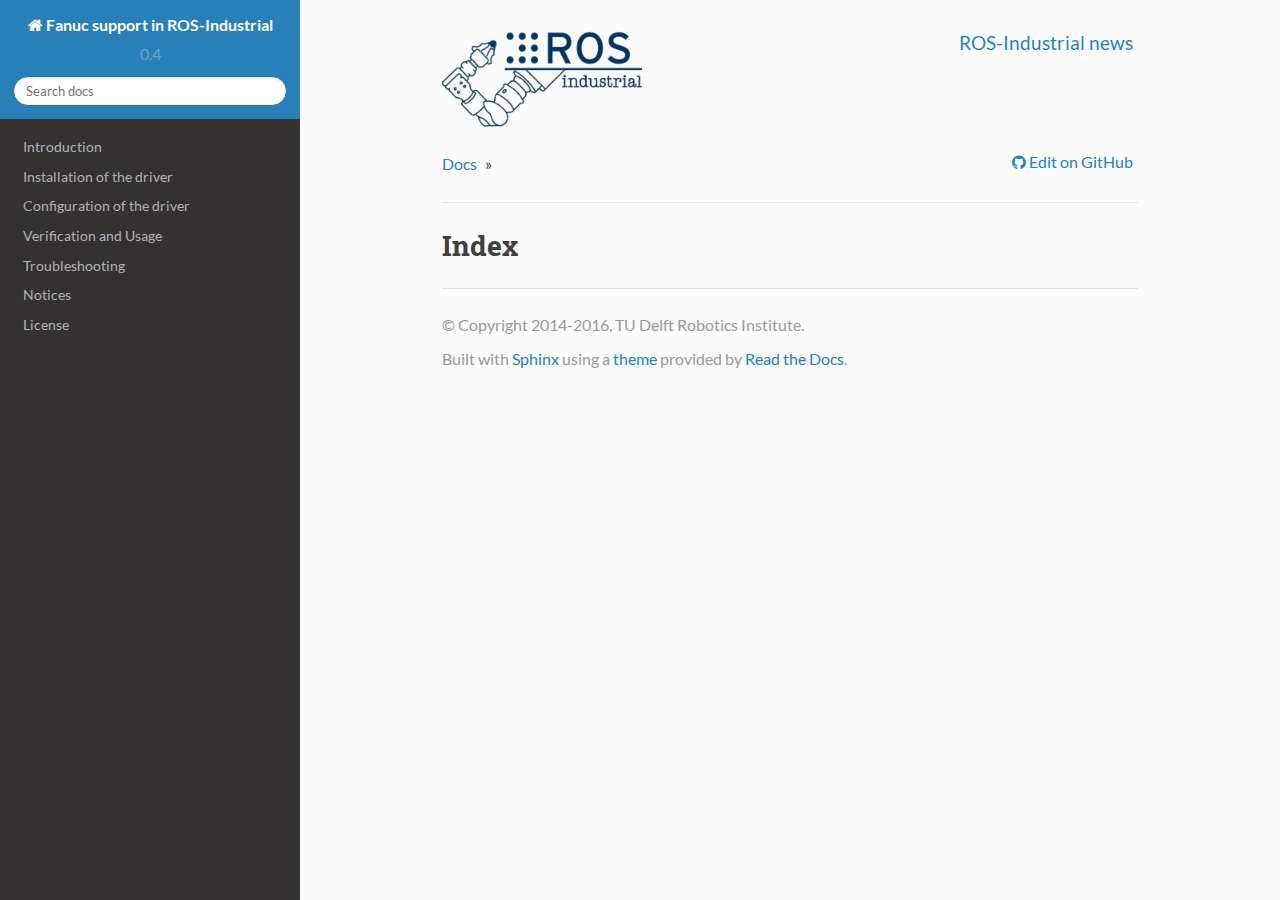
<file: genindex.html>
<!DOCTYPE html>
<!--[if IE 8]><html class="no-js lt-ie9" lang="en" > <![endif]-->
<!--[if gt IE 8]><!--> <html class="no-js" lang="en" > <!--<![endif]-->
<head>
  <meta charset="utf-8">
  
  <meta name="viewport" content="width=device-width, initial-scale=1.0">
  
  <title>Index &mdash; Fanuc support in ROS-Industrial 0.4.0 documentation</title>
  

  
  

  

  
  
    

  

  
  
    <link rel="stylesheet" href="_static/css/theme.css" type="text/css" />
  

  
    <link rel="stylesheet" href="_static/override.css" type="text/css" />
  

  
    <link rel="top" title="Fanuc support in ROS-Industrial 0.4.0 documentation" href="index.html"/> 

  
  <script src="_static/js/modernizr.min.js"></script>

</head>

<body class="wy-body-for-nav" role="document">

   
  <div class="wy-grid-for-nav">

    
    <nav data-toggle="wy-nav-shift" class="wy-nav-side">
      <div class="wy-side-scroll">
        <div class="wy-side-nav-search">
          

          
            <a href="index.html" class="icon icon-home"> Fanuc support in ROS-Industrial
          

          
          </a>

          
            
            
              <div class="version">
                0.4
              </div>
            
          

          
<div role="search">
  <form id="rtd-search-form" class="wy-form" action="search.html" method="get">
    <input type="text" name="q" placeholder="Search docs" />
    <input type="hidden" name="check_keywords" value="yes" />
    <input type="hidden" name="area" value="default" />
  </form>
</div>

          
        </div>

        <div class="wy-menu wy-menu-vertical" data-spy="affix" role="navigation" aria-label="main navigation">
          
            
            
                <ul>
<li class="toctree-l1"><a class="reference internal" href="introduction.html">Introduction</a></li>
<li class="toctree-l1"><a class="reference internal" href="installation.html">Installation of the driver</a></li>
<li class="toctree-l1"><a class="reference internal" href="configuration.html">Configuration of the driver</a></li>
<li class="toctree-l1"><a class="reference internal" href="verification.html">Verification and Usage</a></li>
</ul>
<ul>
<li class="toctree-l1"><a class="reference internal" href="faq.html">Troubleshooting</a></li>
</ul>
<ul>
<li class="toctree-l1"><a class="reference internal" href="notices.html">Notices</a></li>
<li class="toctree-l1"><a class="reference internal" href="license.html">License</a></li>
</ul>

            
          
        </div>
      </div>
    </nav>

    <section data-toggle="wy-nav-shift" class="wy-nav-content-wrap">

      
      <nav class="wy-nav-top" role="navigation" aria-label="top navigation">
        <i data-toggle="wy-nav-top" class="fa fa-bars"></i>
        <a href="index.html">Fanuc support in ROS-Industrial</a>
      </nav>


      
      <div class="wy-nav-content">

        <div class="header-override">
          <p>
            <a href="http://rosindustrial.org/news">ROS-Industrial news</a>
          </p>
          <a href="http://rosindustrial.org"><img src="_static/logo.png" /></a>
        </div>

        <div class="rst-content">
          





<div role="navigation" aria-label="breadcrumbs navigation">
  <ul class="wy-breadcrumbs">
    <li><a href="index.html">Docs</a> &raquo;</li>
      
    <li></li>
    <li class="wy-breadcrumbs-aside">
      
        
          <a href="https://github.com/ros-industrial/fanuc/blob/indigo-devel/fanuc_docs/source/genindex.rst" class="fa fa-github"> Edit on GitHub</a>
        
      
    </li>
  </ul>
  <hr/>
</div>
          <div role="main" class="document" itemscope="itemscope" itemtype="http://schema.org/Article">
           <div itemprop="articleBody">
            

<h1 id="index">Index</h1>

<div class="genindex-jumpbox">
 
</div>


           </div>
          </div>
          <footer>
  

  <hr/>

  <div role="contentinfo">
    <p>
        &copy; Copyright 2014-2016, TU Delft Robotics Institute.

    </p>
  </div>
  Built with <a href="http://sphinx-doc.org/">Sphinx</a> using a <a href="https://github.com/snide/sphinx_rtd_theme">theme</a> provided by <a href="https://readthedocs.org">Read the Docs</a>. 

</footer>

        </div>
      </div>

    </section>

  </div>
  


  

    <script type="text/javascript">
        var DOCUMENTATION_OPTIONS = {
            URL_ROOT:'./',
            VERSION:'0.4.0',
            COLLAPSE_INDEX:false,
            FILE_SUFFIX:'.html',
            HAS_SOURCE:  true
        };
    </script>
      <script type="text/javascript" src="_static/jquery.js"></script>
      <script type="text/javascript" src="_static/underscore.js"></script>
      <script type="text/javascript" src="_static/doctools.js"></script>

  

  
  
    <script type="text/javascript" src="_static/js/theme.js"></script>
  

  
  
  <script type="text/javascript">
      jQuery(function () {
          SphinxRtdTheme.StickyNav.enable();
      });
  </script>
   

</body>
</html>
</file>
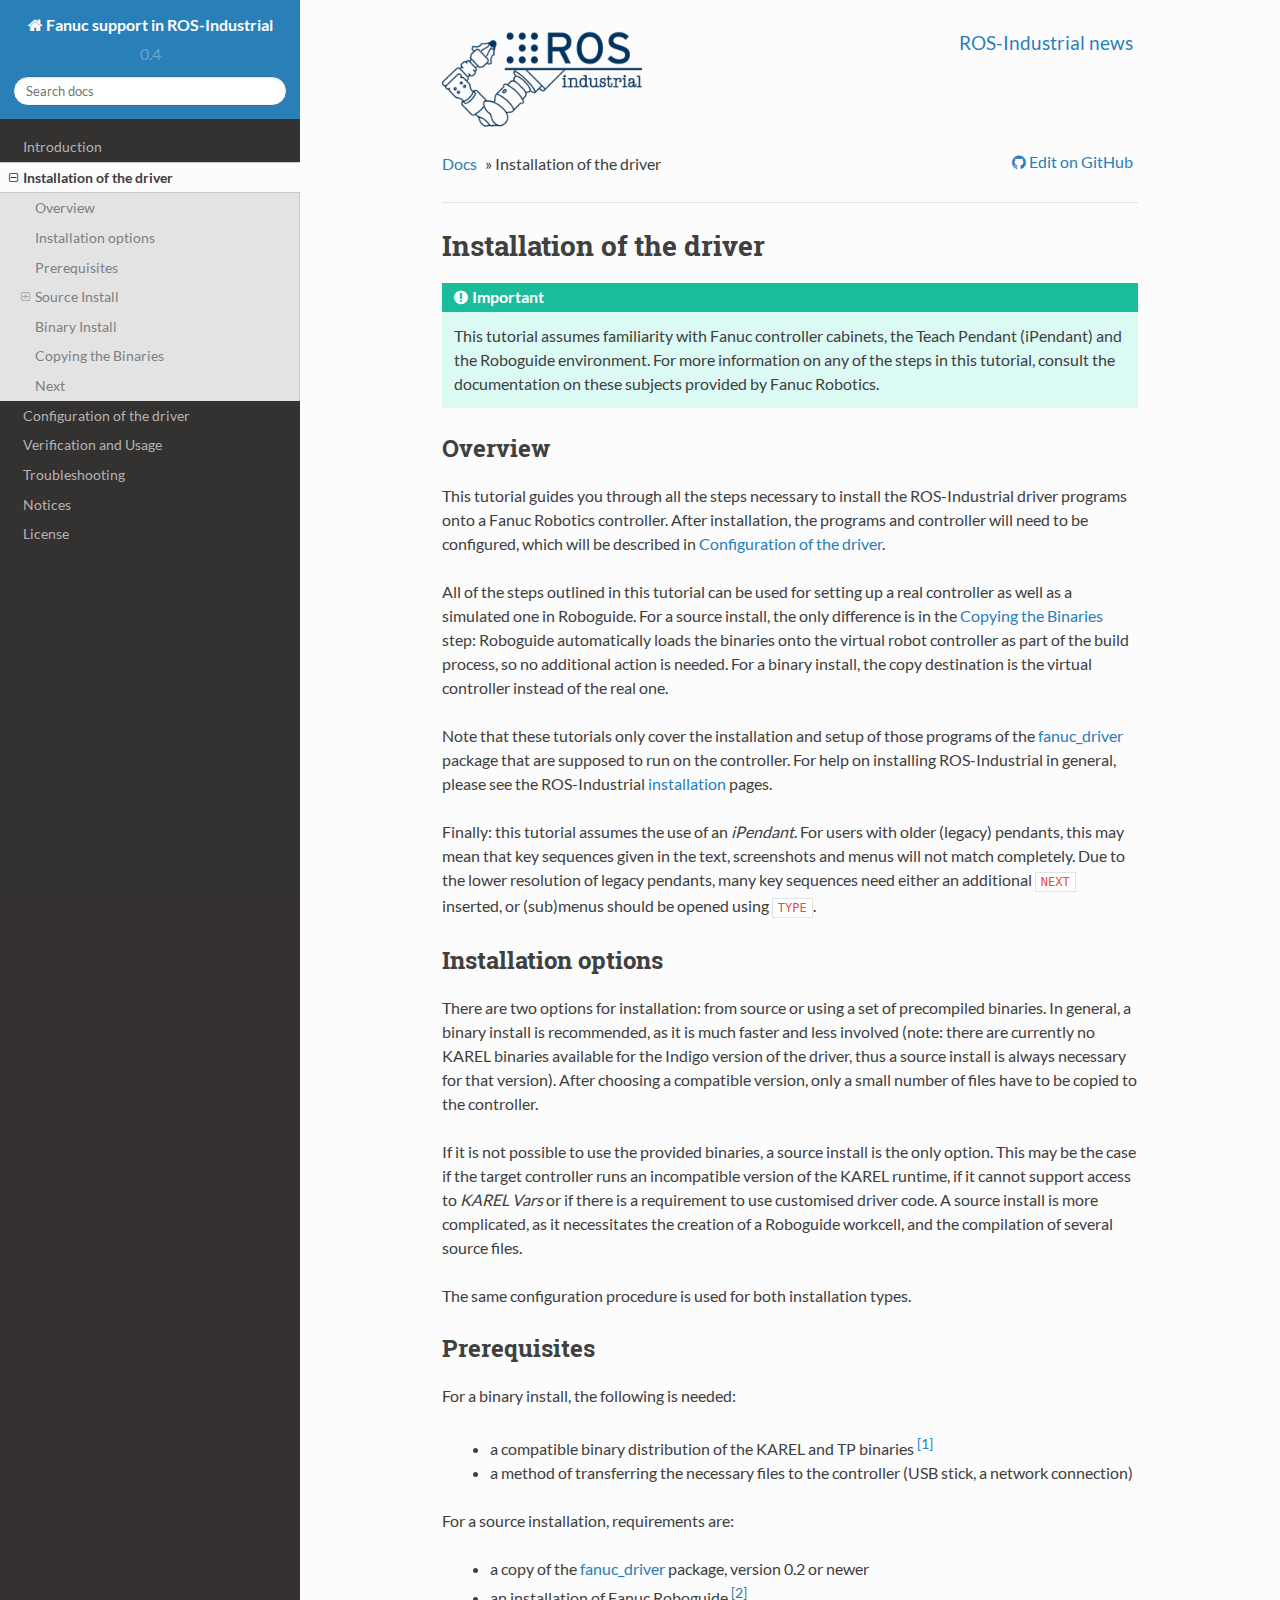
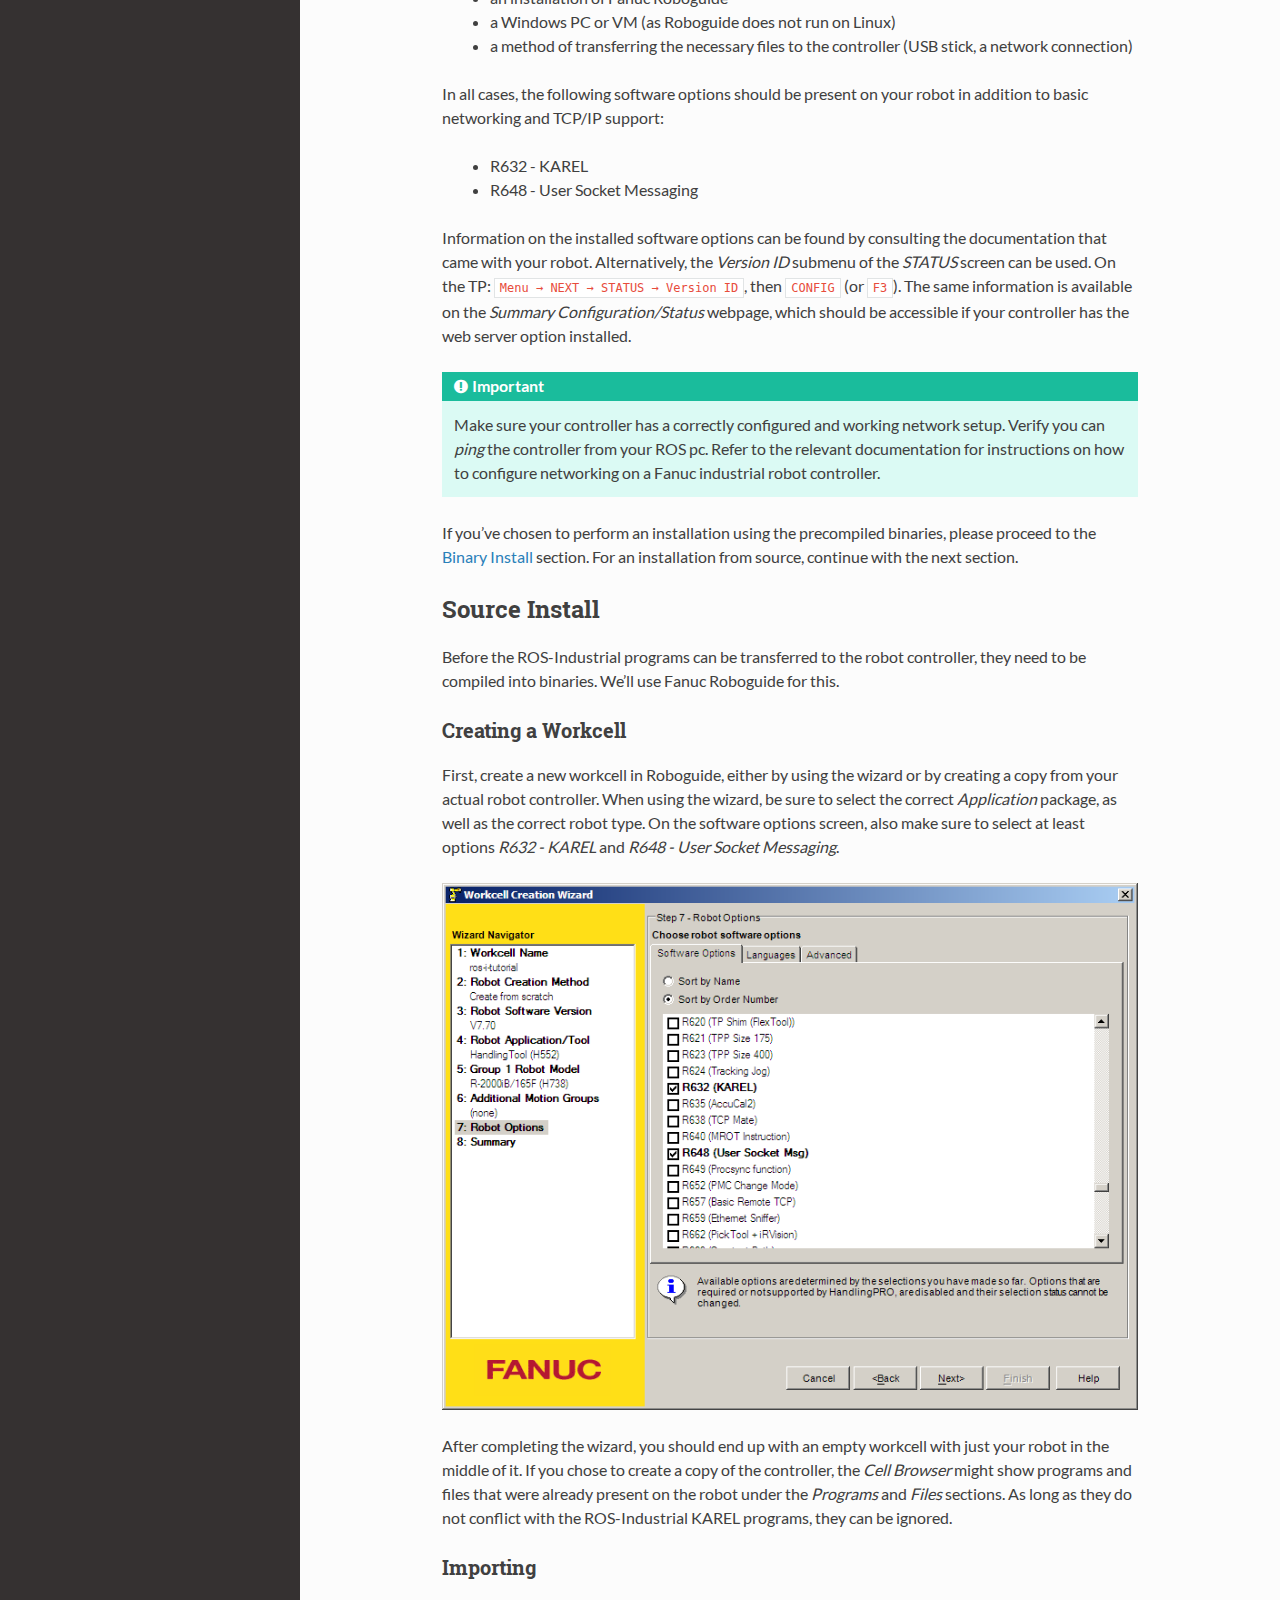
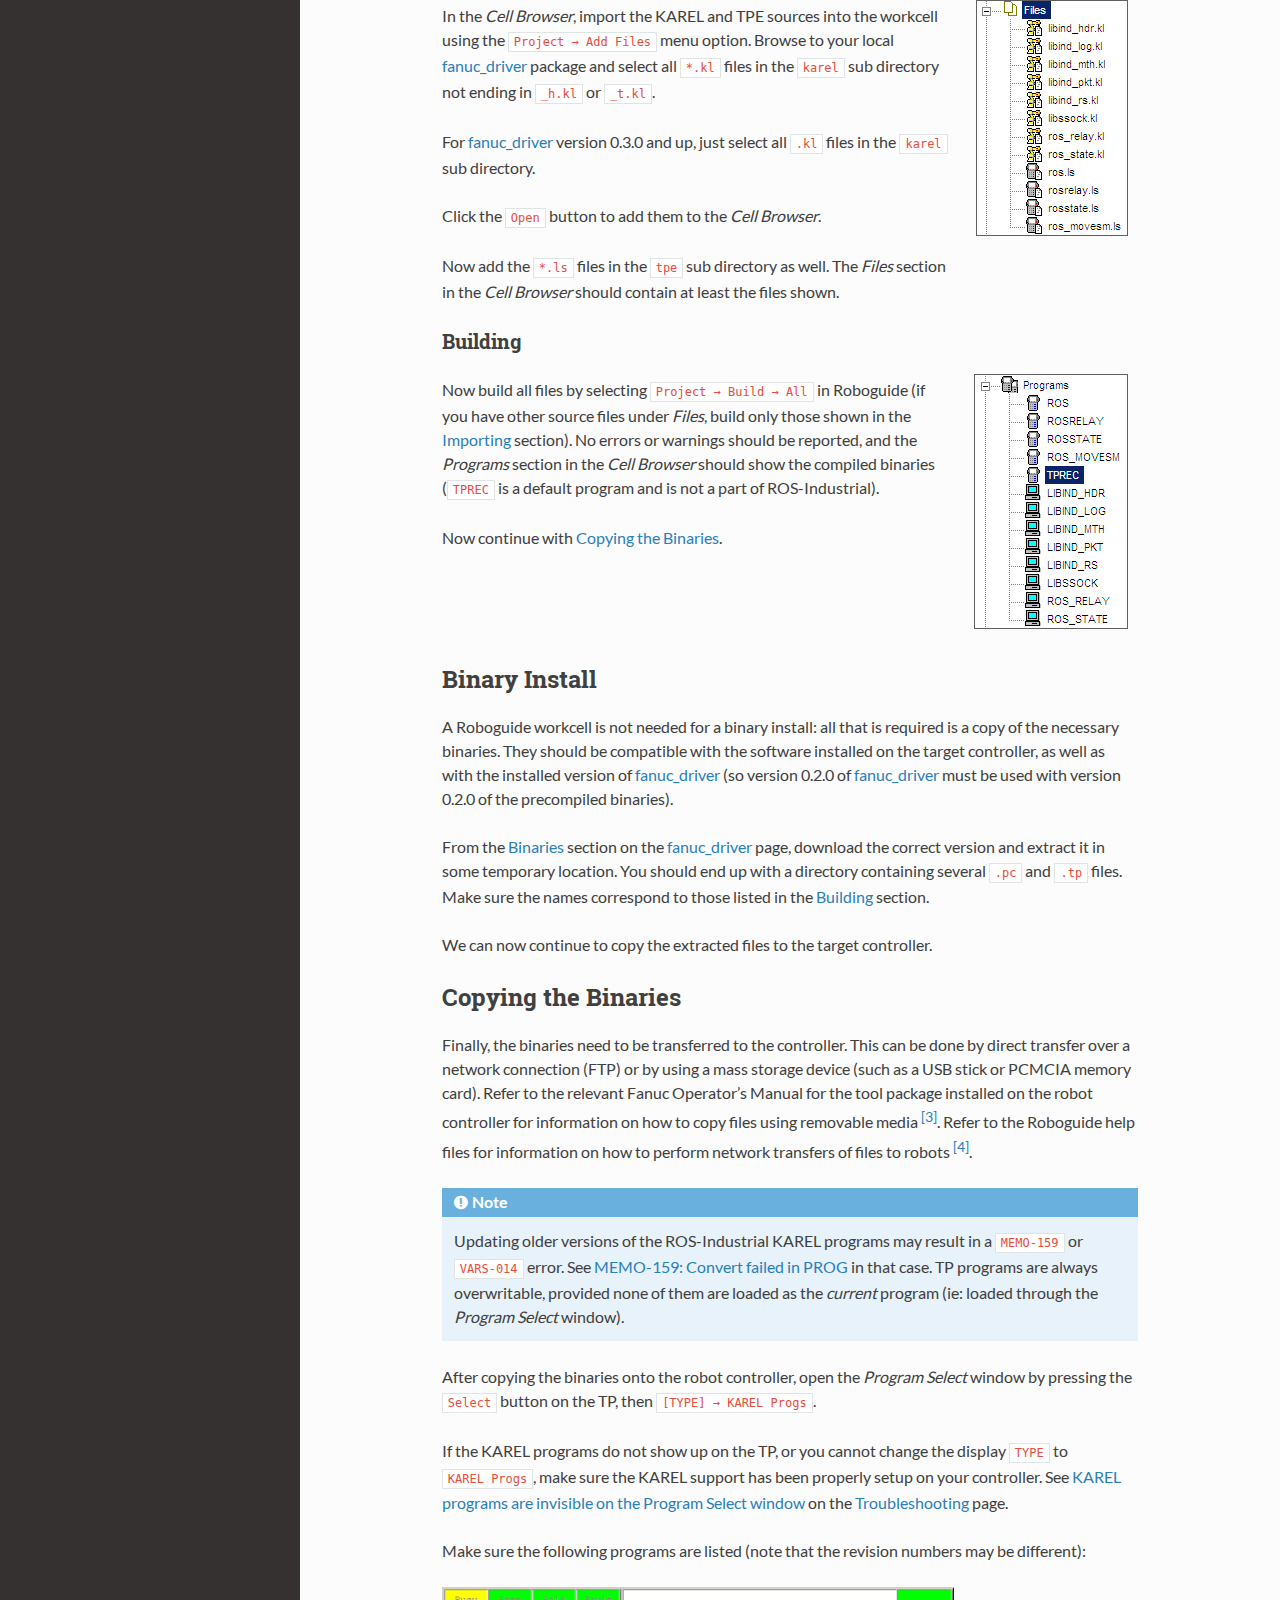
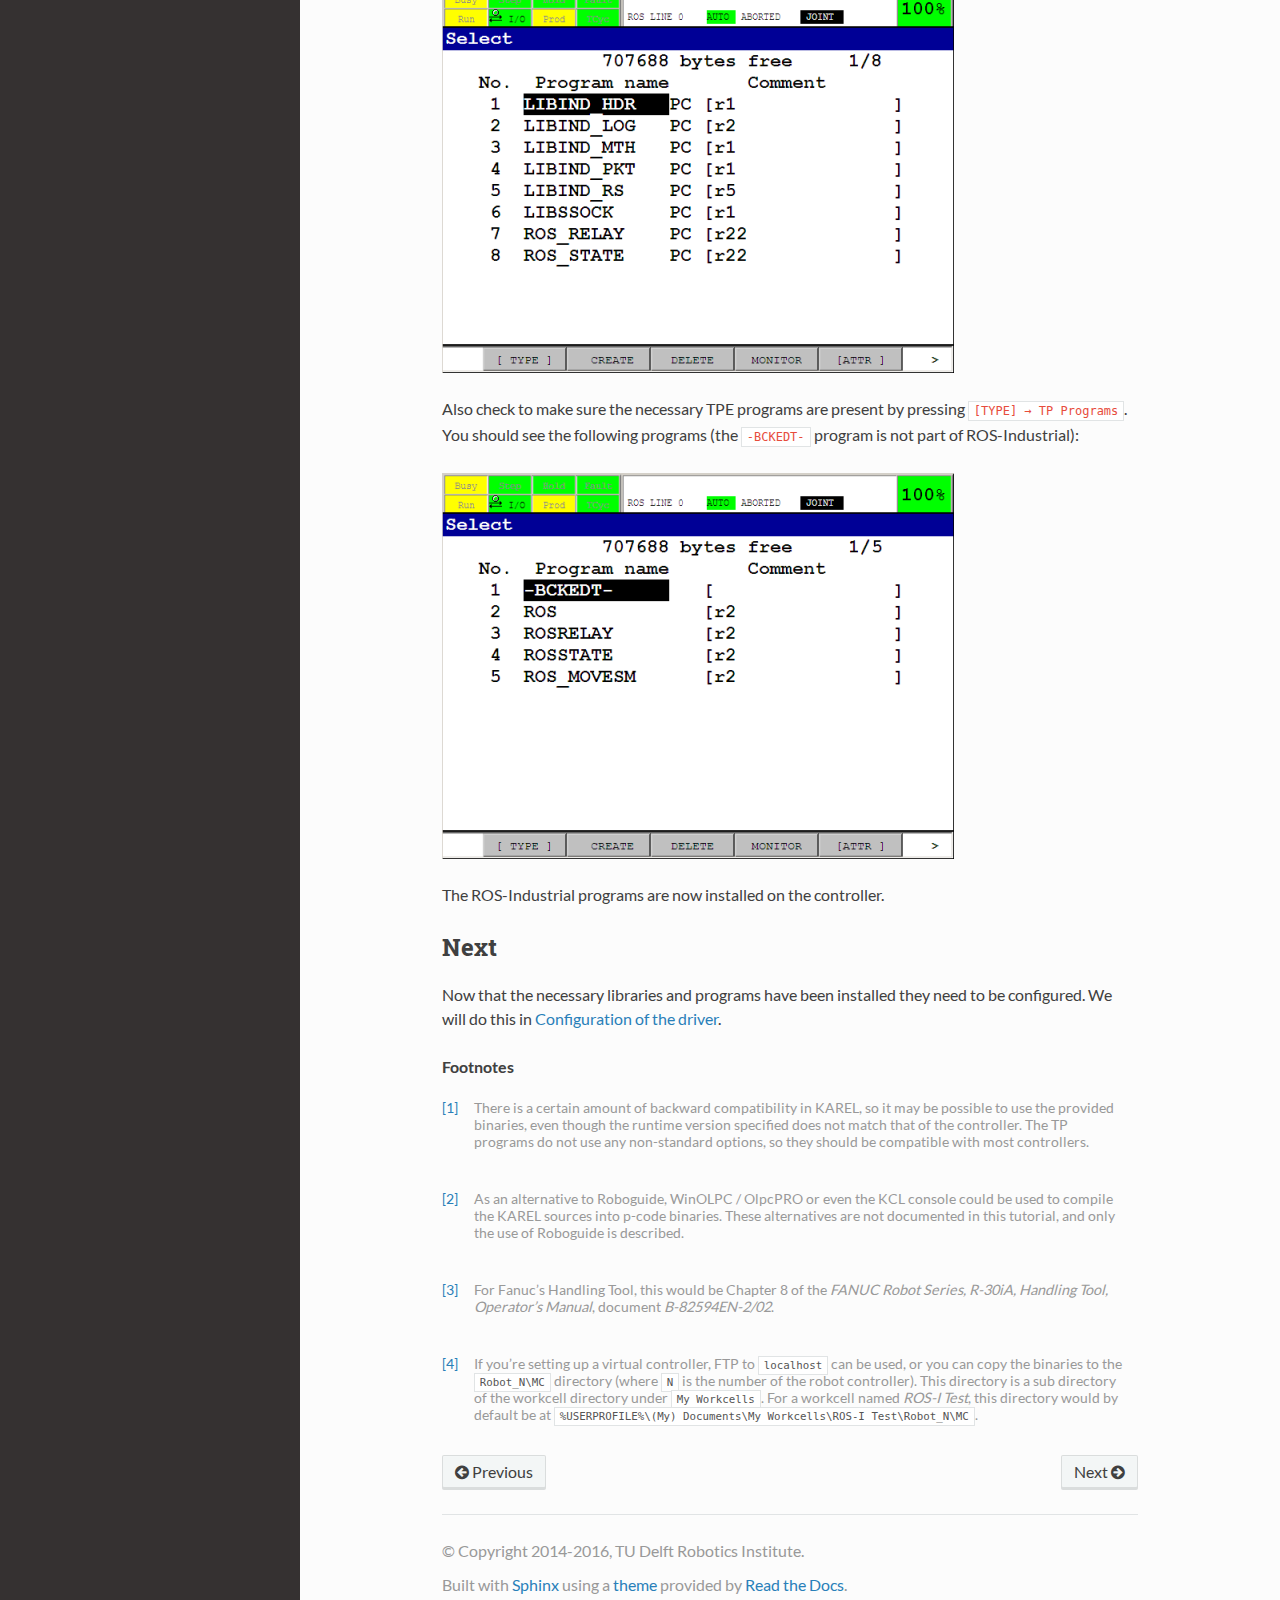
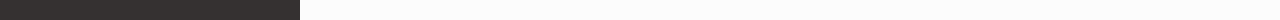
<file: installation.html>
<!DOCTYPE html>
<!--[if IE 8]><html class="no-js lt-ie9" lang="en" > <![endif]-->
<!--[if gt IE 8]><!--> <html class="no-js" lang="en" > <!--<![endif]-->
<head>
  <meta charset="utf-8">
  
  <meta name="viewport" content="width=device-width, initial-scale=1.0">
  
  <title>Installation of the driver &mdash; Fanuc support in ROS-Industrial 0.4.0 documentation</title>
  

  
  

  

  
  
    

  

  
  
    <link rel="stylesheet" href="_static/css/theme.css" type="text/css" />
  

  
    <link rel="stylesheet" href="_static/override.css" type="text/css" />
  

  
    <link rel="top" title="Fanuc support in ROS-Industrial 0.4.0 documentation" href="index.html"/>
        <link rel="next" title="Configuration of the driver" href="configuration.html"/>
        <link rel="prev" title="Introduction" href="introduction.html"/> 

  
  <script src="_static/js/modernizr.min.js"></script>

</head>

<body class="wy-body-for-nav" role="document">

   
  <div class="wy-grid-for-nav">

    
    <nav data-toggle="wy-nav-shift" class="wy-nav-side">
      <div class="wy-side-scroll">
        <div class="wy-side-nav-search">
          

          
            <a href="index.html" class="icon icon-home"> Fanuc support in ROS-Industrial
          

          
          </a>

          
            
            
              <div class="version">
                0.4
              </div>
            
          

          
<div role="search">
  <form id="rtd-search-form" class="wy-form" action="search.html" method="get">
    <input type="text" name="q" placeholder="Search docs" />
    <input type="hidden" name="check_keywords" value="yes" />
    <input type="hidden" name="area" value="default" />
  </form>
</div>

          
        </div>

        <div class="wy-menu wy-menu-vertical" data-spy="affix" role="navigation" aria-label="main navigation">
          
            
            
                <ul class="current">
<li class="toctree-l1"><a class="reference internal" href="introduction.html">Introduction</a></li>
<li class="toctree-l1 current"><a class="current reference internal" href="#">Installation of the driver</a><ul>
<li class="toctree-l2"><a class="reference internal" href="#overview">Overview</a></li>
<li class="toctree-l2"><a class="reference internal" href="#installation-options">Installation options</a></li>
<li class="toctree-l2"><a class="reference internal" href="#prerequisites">Prerequisites</a></li>
<li class="toctree-l2"><a class="reference internal" href="#source-install">Source Install</a><ul>
<li class="toctree-l3"><a class="reference internal" href="#creating-a-workcell">Creating a Workcell</a></li>
<li class="toctree-l3"><a class="reference internal" href="#importing">Importing</a></li>
<li class="toctree-l3"><a class="reference internal" href="#building">Building</a></li>
</ul>
</li>
<li class="toctree-l2"><a class="reference internal" href="#binary-install">Binary Install</a></li>
<li class="toctree-l2"><a class="reference internal" href="#copying-the-binaries">Copying the Binaries</a></li>
<li class="toctree-l2"><a class="reference internal" href="#next">Next</a></li>
</ul>
</li>
<li class="toctree-l1"><a class="reference internal" href="configuration.html">Configuration of the driver</a></li>
<li class="toctree-l1"><a class="reference internal" href="verification.html">Verification and Usage</a></li>
</ul>
<ul>
<li class="toctree-l1"><a class="reference internal" href="faq.html">Troubleshooting</a></li>
</ul>
<ul>
<li class="toctree-l1"><a class="reference internal" href="notices.html">Notices</a></li>
<li class="toctree-l1"><a class="reference internal" href="license.html">License</a></li>
</ul>

            
          
        </div>
      </div>
    </nav>

    <section data-toggle="wy-nav-shift" class="wy-nav-content-wrap">

      
      <nav class="wy-nav-top" role="navigation" aria-label="top navigation">
        <i data-toggle="wy-nav-top" class="fa fa-bars"></i>
        <a href="index.html">Fanuc support in ROS-Industrial</a>
      </nav>


      
      <div class="wy-nav-content">

        <div class="header-override">
          <p>
            <a href="http://rosindustrial.org/news">ROS-Industrial news</a>
          </p>
          <a href="http://rosindustrial.org"><img src="_static/logo.png" /></a>
        </div>

        <div class="rst-content">
          

 



<div role="navigation" aria-label="breadcrumbs navigation">
  <ul class="wy-breadcrumbs">
    <li><a href="index.html">Docs</a> &raquo;</li>
      
    <li>Installation of the driver</li>
    <li class="wy-breadcrumbs-aside">
      
        
          <a href="https://github.com/ros-industrial/fanuc/blob/indigo-devel/fanuc_docs/source/installation.rst" class="fa fa-github"> Edit on GitHub</a>
        
      
    </li>
  </ul>
  <hr/>
</div>
          <div role="main" class="document" itemscope="itemscope" itemtype="http://schema.org/Article">
           <div itemprop="articleBody">
            
  <div class="section" id="installation-of-the-driver">
<h1>Installation of the driver<a class="headerlink" href="#installation-of-the-driver" title="Permalink to this headline">¶</a></h1>
<div class="admonition important">
<p class="first admonition-title">Important</p>
<p class="last">This tutorial assumes familiarity with Fanuc controller cabinets, the Teach Pendant (iPendant) and the Roboguide environment. For more information on any of the steps in this tutorial, consult the documentation on these subjects provided by Fanuc Robotics.</p>
</div>
<div class="section" id="overview">
<h2>Overview<a class="headerlink" href="#overview" title="Permalink to this headline">¶</a></h2>
<p>This tutorial guides you through all the steps necessary to install the ROS-Industrial driver programs onto a Fanuc Robotics controller. After installation, the programs and controller will need to be configured, which will be described in <a class="reference internal" href="configuration.html"><span class="doc">Configuration of the driver</span></a>.</p>
<p>All of the steps outlined in this tutorial can be used for setting up a real controller as well as a simulated one in Roboguide. For a source install, the only difference is in the <a class="reference internal" href="#sec-copying-the-binaries"><span class="std std-ref">Copying the Binaries</span></a> step: Roboguide automatically loads the binaries onto the virtual robot controller as part of the build process, so no additional action is needed. For a binary install, the copy destination is the virtual controller instead of the real one.</p>
<p>Note that these tutorials only cover the installation and setup of those programs of the <a class="reference external" href="http://wiki.ros.org/fanuc_driver">fanuc_driver</a> package that are supposed to run on the controller. For help on installing ROS-Industrial in general, please see the ROS-Industrial <a class="reference external" href="http://wiki.ros.org/Industrial/Install">installation</a> pages.</p>
<p>Finally: this tutorial assumes the use of an <em>iPendant</em>. For users with older (legacy) pendants, this may mean that key sequences given in the text, screenshots and menus will not match completely. Due to the lower resolution of legacy pendants, many key sequences need either an additional <code class="docutils literal"><span class="pre">NEXT</span></code> inserted, or (sub)menus should be opened using <code class="docutils literal"><span class="pre">TYPE</span></code>.</p>
</div>
<div class="section" id="installation-options">
<h2>Installation options<a class="headerlink" href="#installation-options" title="Permalink to this headline">¶</a></h2>
<p>There are two options for installation: from source or using a set of precompiled binaries. In general, a binary install is recommended, as it is much faster and less involved (note: there are currently no KAREL binaries available for the Indigo version of the driver, thus a source install is always necessary for that version). After choosing a compatible version, only a small number of files have to be copied to the controller.</p>
<p>If it is not possible to use the provided binaries, a source install is the only option. This may be the case if the target controller runs an incompatible version of the KAREL runtime, if it cannot support access to <em>KAREL Vars</em> or if there is a requirement to use customised driver code. A source install is more complicated, as it necessitates the creation of a Roboguide workcell, and the compilation of several source files.</p>
<p>The same configuration procedure is used for both installation types.</p>
</div>
<div class="section" id="prerequisites">
<h2>Prerequisites<a class="headerlink" href="#prerequisites" title="Permalink to this headline">¶</a></h2>
<p>For a binary install, the following is needed:</p>
<blockquote>
<div><ul class="simple">
<li>a compatible binary distribution of the KAREL and TP binaries <a class="footnote-reference" href="#id5" id="id1">[1]</a></li>
<li>a method of transferring the necessary files to the controller (USB stick, a network connection)</li>
</ul>
</div></blockquote>
<p>For a source installation, requirements are:</p>
<blockquote>
<div><ul class="simple">
<li>a copy of the <a class="reference external" href="http://wiki.ros.org/fanuc_driver">fanuc_driver</a> package, version 0.2 or newer</li>
<li>an installation of Fanuc Roboguide <a class="footnote-reference" href="#id6" id="id2">[2]</a></li>
<li>a Windows PC or VM (as Roboguide does not run on Linux)</li>
<li>a method of transferring the necessary files to the controller (USB stick, a network connection)</li>
</ul>
</div></blockquote>
<p>In all cases, the following software options should be present on your robot in addition to basic networking and TCP/IP support:</p>
<blockquote>
<div><ul class="simple">
<li>R632 - KAREL</li>
<li>R648 - User Socket Messaging</li>
</ul>
</div></blockquote>
<p>Information on the installed software options can be found by consulting the documentation that came with your robot. Alternatively, the <em>Version ID</em> submenu of the <em>STATUS</em> screen can be used. On the TP: <code class="docutils literal"><span class="pre">Menu</span> <span class="pre">→</span> <span class="pre">NEXT</span> <span class="pre">→</span> <span class="pre">STATUS</span> <span class="pre">→</span> <span class="pre">Version</span> <span class="pre">ID</span></code>, then <code class="docutils literal"><span class="pre">CONFIG</span></code> (or <code class="docutils literal"><span class="pre">F3</span></code>). The same information is available on the <em>Summary Configuration/Status</em> webpage, which should be accessible if your controller has the web server option installed.</p>
<div class="admonition important">
<p class="first admonition-title">Important</p>
<p class="last">Make sure your controller has a correctly configured and working network setup. Verify you can <em>ping</em> the controller from your ROS pc. Refer to the relevant documentation for instructions on how to configure networking on a Fanuc industrial robot controller.</p>
</div>
<p>If you&#8217;ve chosen to perform an installation using the precompiled binaries, please proceed to the <a class="reference internal" href="#sec-binary-install"><span class="std std-ref">Binary Install</span></a> section. For an installation from source, continue with the next section.</p>
</div>
<div class="section" id="source-install">
<h2>Source Install<a class="headerlink" href="#source-install" title="Permalink to this headline">¶</a></h2>
<p>Before the ROS-Industrial programs can be transferred to the robot controller, they need to be compiled into binaries. We&#8217;ll use Fanuc Roboguide for this.</p>
<div class="section" id="creating-a-workcell">
<h3>Creating a Workcell<a class="headerlink" href="#creating-a-workcell" title="Permalink to this headline">¶</a></h3>
<p>First, create a new workcell in Roboguide, either by using the wizard or by creating a copy from your actual robot controller. When using the wizard, be sure to select the correct <em>Application</em> package, as well as the correct robot type. On the software options screen, also make sure to select at least options <em>R632 - KAREL</em> and <em>R648 - User Socket Messaging</em>.</p>
<div class="align-centered figure align-center">
<a class="reference internal image-reference" href="_images/rg_cellwiz_karel_usm.png"><img alt="New workcell wizard: KAREL and USM options" src="_images/rg_cellwiz_karel_usm.png" style="width: 100%;" /></a>
</div>
<p>After completing the wizard, you should end up with an empty workcell with just your robot in the middle of it. If you chose to create a copy of the controller, the <em>Cell Browser</em> might show programs and files that were already present on the robot under the <em>Programs</em> and <em>Files</em> sections. As long as they do not conflict with the ROS-Industrial KAREL programs, they can be ignored.</p>
</div>
<div class="section" id="importing">
<span id="sec-importing"></span><h3>Importing<a class="headerlink" href="#importing" title="Permalink to this headline">¶</a></h3>
<div class="align-right figure">
<img alt="ROS-Industrial Karel and TPE programs in the Files section of the Cell Browser" src="_images/rg_file_list.png" />
</div>
<p><div class="clearer"></div></p>
<p>In the <em>Cell Browser</em>, import the KAREL and TPE sources into the workcell using the <code class="docutils literal"><span class="pre">Project</span> <span class="pre">→</span> <span class="pre">Add</span> <span class="pre">Files</span></code> menu option. Browse to your local <a class="reference external" href="http://wiki.ros.org/fanuc_driver">fanuc_driver</a> package and select all <code class="docutils literal"><span class="pre">*.kl</span></code> files in the <code class="docutils literal"><span class="pre">karel</span></code> sub directory not ending in <code class="docutils literal"><span class="pre">_h.kl</span></code> or <code class="docutils literal"><span class="pre">_t.kl</span></code>.</p>
<p>For <a class="reference external" href="http://wiki.ros.org/fanuc_driver">fanuc_driver</a> version 0.3.0 and up, just select all <code class="docutils literal"><span class="pre">.kl</span></code> files in the <code class="docutils literal"><span class="pre">karel</span></code> sub directory.</p>
<p>Click the <code class="docutils literal"><span class="pre">Open</span></code> button to add them to the <em>Cell Browser</em>.</p>
<p>Now add the <code class="docutils literal"><span class="pre">*.ls</span></code> files in the <code class="docutils literal"><span class="pre">tpe</span></code> sub directory as well. The <em>Files</em> section in the <em>Cell Browser</em> should contain at least the files shown.</p>
</div>
<div class="section" id="building">
<span id="sec-building"></span><h3>Building<a class="headerlink" href="#building" title="Permalink to this headline">¶</a></h3>
<div class="align-right figure">
<img alt="ROS-Industrial Karel and TPE programs in the Programs section of the Cell Browser" src="_images/rg_program_list.png" />
</div>
<p><div class="clearer"></div></p>
<p>Now build all files by selecting <code class="docutils literal"><span class="pre">Project</span> <span class="pre">→</span> <span class="pre">Build</span> <span class="pre">→</span> <span class="pre">All</span></code> in Roboguide (if you have other source files under <em>Files</em>, build only those shown in the <a class="reference internal" href="#sec-importing"><span class="std std-ref">Importing</span></a> section). No errors or warnings should be reported, and the <em>Programs</em> section in the <em>Cell Browser</em> should show the compiled binaries (<code class="docutils literal"><span class="pre">TPREC</span></code> is a default program and is not a part of ROS-Industrial).</p>
<p>Now continue with <a class="reference internal" href="#sec-copying-the-binaries"><span class="std std-ref">Copying the Binaries</span></a>.</p>
<div style="clear: both"/></div>
</div>
<div class="section" id="binary-install">
<span id="sec-binary-install"></span><h2>Binary Install<a class="headerlink" href="#binary-install" title="Permalink to this headline">¶</a></h2>
<p>A Roboguide workcell is not needed for a binary install: all that is required is a copy of the necessary binaries. They should be compatible with the software installed on the target controller, as well as with the installed version of <a class="reference external" href="http://wiki.ros.org/fanuc_driver">fanuc_driver</a> (so version 0.2.0 of <a class="reference external" href="http://wiki.ros.org/fanuc_driver">fanuc_driver</a> must be used with version 0.2.0 of the precompiled binaries).</p>
<p>From the <a class="reference external" href="http://wiki.ros.org/fanuc_driver/hydro#Binaries">Binaries</a> section on the <a class="reference external" href="http://wiki.ros.org/fanuc_driver">fanuc_driver</a> page, download the correct version and extract it in some temporary location. You should end up with a directory containing several <code class="docutils literal"><span class="pre">.pc</span></code> and <code class="docutils literal"><span class="pre">.tp</span></code> files. Make sure the names correspond to those listed in the <a class="reference internal" href="#sec-building"><span class="std std-ref">Building</span></a> section.</p>
<p>We can now continue to copy the extracted files to the target controller.</p>
</div>
<div class="section" id="copying-the-binaries">
<span id="sec-copying-the-binaries"></span><h2>Copying the Binaries<a class="headerlink" href="#copying-the-binaries" title="Permalink to this headline">¶</a></h2>
<p>Finally, the binaries need to be transferred to the controller. This can be done by direct transfer over a network connection (FTP) or by using a mass storage device (such as a USB stick or PCMCIA memory card). Refer to the relevant Fanuc Operator&#8217;s Manual for the tool package installed on the robot controller for information on how to copy files using removable media <a class="footnote-reference" href="#id7" id="id3">[3]</a>. Refer to the Roboguide help files for information on how to perform network transfers of files to robots <a class="footnote-reference" href="#id8" id="id4">[4]</a>.</p>
<div class="admonition note">
<p class="first admonition-title">Note</p>
<p class="last">Updating older versions of the ROS-Industrial KAREL programs may result in a <code class="docutils literal"><span class="pre">MEMO-159</span></code> or <code class="docutils literal"><span class="pre">VARS-014</span></code> error. See <a class="reference external" href="http://wiki.ros.org/fanuc_driver/Troubleshooting#MEMO-159:_Convert_failed_in_PROG">MEMO-159: Convert failed in PROG</a> in that case. TP programs are always overwritable, provided none of them are loaded as the <em>current</em> program (ie: loaded through the <em>Program Select</em> window).</p>
</div>
<p>After copying the binaries onto the robot controller, open the <em>Program Select</em> window by pressing the <code class="docutils literal"><span class="pre">Select</span></code> button on the TP, then <code class="docutils literal"><span class="pre">[TYPE]</span> <span class="pre">→</span> <span class="pre">KAREL</span> <span class="pre">Progs</span></code>.</p>
<p>If the KAREL programs do not show up on the TP, or you cannot change the display <code class="docutils literal"><span class="pre">TYPE</span></code> to <code class="docutils literal"><span class="pre">KAREL</span> <span class="pre">Progs</span></code>, make sure the KAREL support has been properly setup on your controller. See <a class="reference external" href="http://wiki.ros.org/fanuc_driver/Troubleshooting#KAREL_programs_are_invisible_on_the_Program_Select_window">KAREL programs are invisible on the Program Select window</a> on the <a class="reference external" href="http://wiki.ros.org/fanuc_driver/Troubleshooting">Troubleshooting</a> page.</p>
<p>Make sure the following programs are listed (note that the revision numbers may be different):</p>
<div class="figure">
<img alt="ROS-Industrial Karel programs on the controller after installation" src="_images/tp_select_karel_progs.png" />
</div>
<p>Also check to make sure the necessary TPE programs are present by pressing <code class="docutils literal"><span class="pre">[TYPE]</span> <span class="pre">→</span> <span class="pre">TP</span> <span class="pre">Programs</span></code>. You should see the following programs (the <code class="docutils literal"><span class="pre">-BCKEDT-</span></code> program is not part of ROS-Industrial):</p>
<div class="figure">
<img alt="ROS-Industrial TPE programs on the controller after installation" src="_images/tp_select_tp_progs.png" />
</div>
<p>The ROS-Industrial programs are now installed on the controller.</p>
</div>
<div class="section" id="next">
<h2>Next<a class="headerlink" href="#next" title="Permalink to this headline">¶</a></h2>
<p>Now that the necessary libraries and programs have been installed they need to be configured. We will do this in <a class="reference internal" href="configuration.html"><span class="doc">Configuration of the driver</span></a>.</p>
<p class="rubric">Footnotes</p>
<table class="docutils footnote" frame="void" id="id5" rules="none">
<colgroup><col class="label" /><col /></colgroup>
<tbody valign="top">
<tr><td class="label"><a class="fn-backref" href="#id1">[1]</a></td><td>There is a certain amount of backward compatibility in KAREL, so it may be possible to use the provided binaries, even though the runtime version specified does not match that of the controller. The TP programs do not use any non-standard options, so they should be compatible with most controllers.</td></tr>
</tbody>
</table>
<table class="docutils footnote" frame="void" id="id6" rules="none">
<colgroup><col class="label" /><col /></colgroup>
<tbody valign="top">
<tr><td class="label"><a class="fn-backref" href="#id2">[2]</a></td><td>As an alternative to Roboguide, WinOLPC / OlpcPRO or even the KCL console could be used to compile the KAREL sources into p-code binaries. These alternatives are not documented in this tutorial, and only the use of Roboguide is described.</td></tr>
</tbody>
</table>
<table class="docutils footnote" frame="void" id="id7" rules="none">
<colgroup><col class="label" /><col /></colgroup>
<tbody valign="top">
<tr><td class="label"><a class="fn-backref" href="#id3">[3]</a></td><td>For Fanuc&#8217;s Handling Tool, this would be Chapter 8 of the <em>FANUC Robot Series, R-30iA, Handling Tool, Operator&#8217;s Manual</em>, document <em>B-82594EN-2/02</em>.</td></tr>
</tbody>
</table>
<table class="docutils footnote" frame="void" id="id8" rules="none">
<colgroup><col class="label" /><col /></colgroup>
<tbody valign="top">
<tr><td class="label"><a class="fn-backref" href="#id4">[4]</a></td><td>If you&#8217;re setting up a virtual controller, FTP to <code class="docutils literal"><span class="pre">localhost</span></code> can be used, or you can copy the binaries to the <code class="docutils literal"><span class="pre">Robot_N\MC</span></code> directory (where <code class="docutils literal"><span class="pre">N</span></code> is the number of the robot controller). This directory is a sub directory of the workcell directory under <code class="docutils literal"><span class="pre">My</span> <span class="pre">Workcells</span></code>. For a workcell named <em>ROS-I Test</em>, this directory would by default be at <code class="docutils literal"><span class="pre">%USERPROFILE%\(My)</span> <span class="pre">Documents\My</span> <span class="pre">Workcells\ROS-I</span> <span class="pre">Test\Robot_N\MC</span></code>.</td></tr>
</tbody>
</table>
</div>
</div>


           </div>
          </div>
          <footer>
  
    <div class="rst-footer-buttons" role="navigation" aria-label="footer navigation">
      
        <a href="configuration.html" class="btn btn-neutral float-right" title="Configuration of the driver" accesskey="n">Next <span class="fa fa-arrow-circle-right"></span></a>
      
      
        <a href="introduction.html" class="btn btn-neutral" title="Introduction" accesskey="p"><span class="fa fa-arrow-circle-left"></span> Previous</a>
      
    </div>
  

  <hr/>

  <div role="contentinfo">
    <p>
        &copy; Copyright 2014-2016, TU Delft Robotics Institute.

    </p>
  </div>
  Built with <a href="http://sphinx-doc.org/">Sphinx</a> using a <a href="https://github.com/snide/sphinx_rtd_theme">theme</a> provided by <a href="https://readthedocs.org">Read the Docs</a>. 

</footer>

        </div>
      </div>

    </section>

  </div>
  


  

    <script type="text/javascript">
        var DOCUMENTATION_OPTIONS = {
            URL_ROOT:'./',
            VERSION:'0.4.0',
            COLLAPSE_INDEX:false,
            FILE_SUFFIX:'.html',
            HAS_SOURCE:  true
        };
    </script>
      <script type="text/javascript" src="_static/jquery.js"></script>
      <script type="text/javascript" src="_static/underscore.js"></script>
      <script type="text/javascript" src="_static/doctools.js"></script>

  

  
  
    <script type="text/javascript" src="_static/js/theme.js"></script>
  

  
  
  <script type="text/javascript">
      jQuery(function () {
          SphinxRtdTheme.StickyNav.enable();
      });
  </script>
   

</body>
</html>
</file>
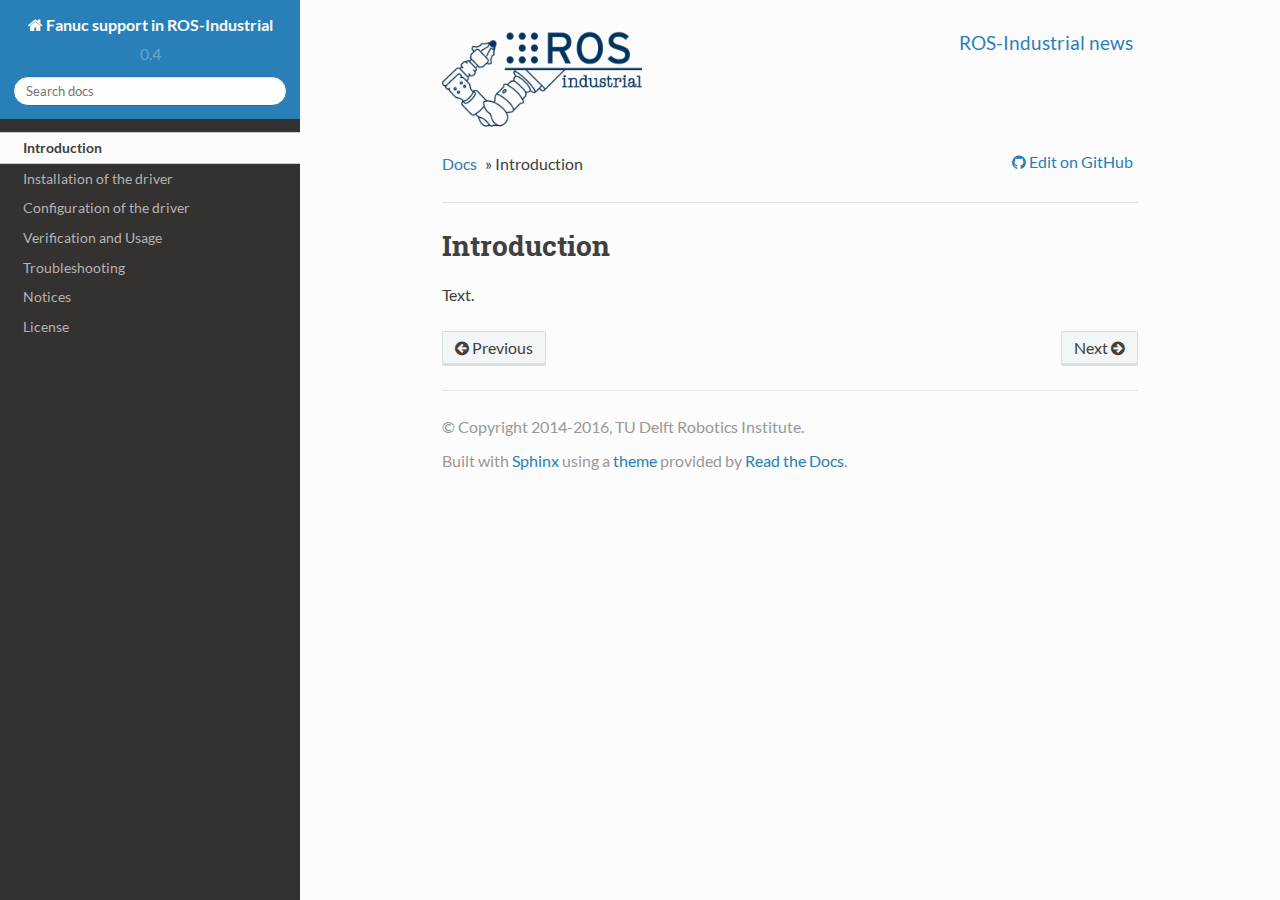
<file: introduction.html>
<!DOCTYPE html>
<!--[if IE 8]><html class="no-js lt-ie9" lang="en" > <![endif]-->
<!--[if gt IE 8]><!--> <html class="no-js" lang="en" > <!--<![endif]-->
<head>
  <meta charset="utf-8">
  
  <meta name="viewport" content="width=device-width, initial-scale=1.0">
  
  <title>Introduction &mdash; Fanuc support in ROS-Industrial 0.4.0 documentation</title>
  

  
  

  

  
  
    

  

  
  
    <link rel="stylesheet" href="_static/css/theme.css" type="text/css" />
  

  
    <link rel="stylesheet" href="_static/override.css" type="text/css" />
  

  
    <link rel="top" title="Fanuc support in ROS-Industrial 0.4.0 documentation" href="index.html"/>
        <link rel="next" title="Installation of the driver" href="installation.html"/>
        <link rel="prev" title="Installation and setup" href="index.html"/> 

  
  <script src="_static/js/modernizr.min.js"></script>

</head>

<body class="wy-body-for-nav" role="document">

   
  <div class="wy-grid-for-nav">

    
    <nav data-toggle="wy-nav-shift" class="wy-nav-side">
      <div class="wy-side-scroll">
        <div class="wy-side-nav-search">
          

          
            <a href="index.html" class="icon icon-home"> Fanuc support in ROS-Industrial
          

          
          </a>

          
            
            
              <div class="version">
                0.4
              </div>
            
          

          
<div role="search">
  <form id="rtd-search-form" class="wy-form" action="search.html" method="get">
    <input type="text" name="q" placeholder="Search docs" />
    <input type="hidden" name="check_keywords" value="yes" />
    <input type="hidden" name="area" value="default" />
  </form>
</div>

          
        </div>

        <div class="wy-menu wy-menu-vertical" data-spy="affix" role="navigation" aria-label="main navigation">
          
            
            
                <ul class="current">
<li class="toctree-l1 current"><a class="current reference internal" href="#">Introduction</a></li>
<li class="toctree-l1"><a class="reference internal" href="installation.html">Installation of the driver</a></li>
<li class="toctree-l1"><a class="reference internal" href="configuration.html">Configuration of the driver</a></li>
<li class="toctree-l1"><a class="reference internal" href="verification.html">Verification and Usage</a></li>
</ul>
<ul>
<li class="toctree-l1"><a class="reference internal" href="faq.html">Troubleshooting</a></li>
</ul>
<ul>
<li class="toctree-l1"><a class="reference internal" href="notices.html">Notices</a></li>
<li class="toctree-l1"><a class="reference internal" href="license.html">License</a></li>
</ul>

            
          
        </div>
      </div>
    </nav>

    <section data-toggle="wy-nav-shift" class="wy-nav-content-wrap">

      
      <nav class="wy-nav-top" role="navigation" aria-label="top navigation">
        <i data-toggle="wy-nav-top" class="fa fa-bars"></i>
        <a href="index.html">Fanuc support in ROS-Industrial</a>
      </nav>


      
      <div class="wy-nav-content">

        <div class="header-override">
          <p>
            <a href="http://rosindustrial.org/news">ROS-Industrial news</a>
          </p>
          <a href="http://rosindustrial.org"><img src="_static/logo.png" /></a>
        </div>

        <div class="rst-content">
          

 



<div role="navigation" aria-label="breadcrumbs navigation">
  <ul class="wy-breadcrumbs">
    <li><a href="index.html">Docs</a> &raquo;</li>
      
    <li>Introduction</li>
    <li class="wy-breadcrumbs-aside">
      
        
          <a href="https://github.com/ros-industrial/fanuc/blob/indigo-devel/fanuc_docs/source/introduction.rst" class="fa fa-github"> Edit on GitHub</a>
        
      
    </li>
  </ul>
  <hr/>
</div>
          <div role="main" class="document" itemscope="itemscope" itemtype="http://schema.org/Article">
           <div itemprop="articleBody">
            
  <div class="section" id="introduction">
<h1>Introduction<a class="headerlink" href="#introduction" title="Permalink to this headline">¶</a></h1>
<p>Text.</p>
</div>


           </div>
          </div>
          <footer>
  
    <div class="rst-footer-buttons" role="navigation" aria-label="footer navigation">
      
        <a href="installation.html" class="btn btn-neutral float-right" title="Installation of the driver" accesskey="n">Next <span class="fa fa-arrow-circle-right"></span></a>
      
      
        <a href="index.html" class="btn btn-neutral" title="Installation and setup" accesskey="p"><span class="fa fa-arrow-circle-left"></span> Previous</a>
      
    </div>
  

  <hr/>

  <div role="contentinfo">
    <p>
        &copy; Copyright 2014-2016, TU Delft Robotics Institute.

    </p>
  </div>
  Built with <a href="http://sphinx-doc.org/">Sphinx</a> using a <a href="https://github.com/snide/sphinx_rtd_theme">theme</a> provided by <a href="https://readthedocs.org">Read the Docs</a>. 

</footer>

        </div>
      </div>

    </section>

  </div>
  


  

    <script type="text/javascript">
        var DOCUMENTATION_OPTIONS = {
            URL_ROOT:'./',
            VERSION:'0.4.0',
            COLLAPSE_INDEX:false,
            FILE_SUFFIX:'.html',
            HAS_SOURCE:  true
        };
    </script>
      <script type="text/javascript" src="_static/jquery.js"></script>
      <script type="text/javascript" src="_static/underscore.js"></script>
      <script type="text/javascript" src="_static/doctools.js"></script>

  

  
  
    <script type="text/javascript" src="_static/js/theme.js"></script>
  

  
  
  <script type="text/javascript">
      jQuery(function () {
          SphinxRtdTheme.StickyNav.enable();
      });
  </script>
   

</body>
</html>
</file>
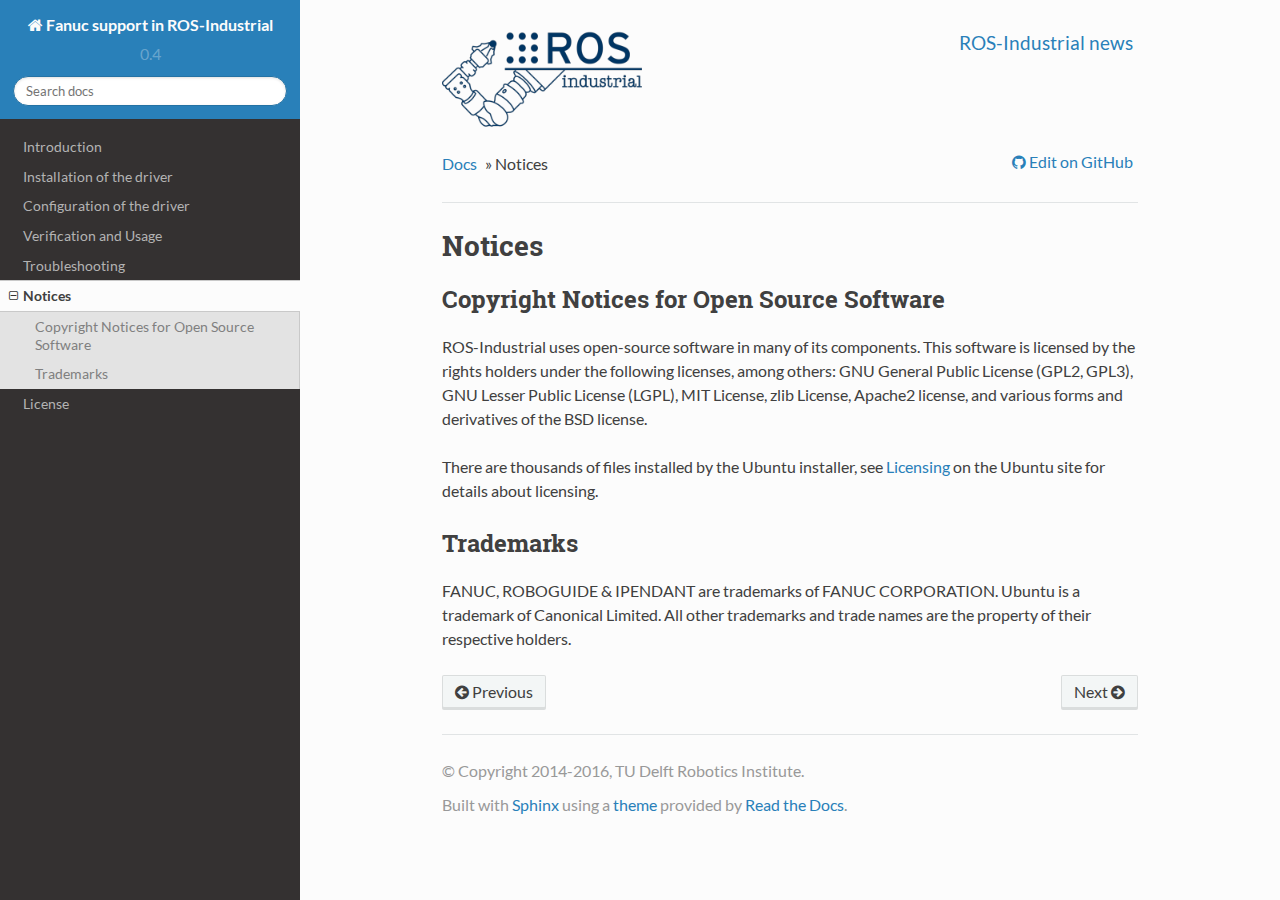
<file: notices.html>
<!DOCTYPE html>
<!--[if IE 8]><html class="no-js lt-ie9" lang="en" > <![endif]-->
<!--[if gt IE 8]><!--> <html class="no-js" lang="en" > <!--<![endif]-->
<head>
  <meta charset="utf-8">
  
  <meta name="viewport" content="width=device-width, initial-scale=1.0">
  
  <title>Notices &mdash; Fanuc support in ROS-Industrial 0.4.0 documentation</title>
  

  
  

  

  
  
    

  

  
  
    <link rel="stylesheet" href="_static/css/theme.css" type="text/css" />
  

  
    <link rel="stylesheet" href="_static/override.css" type="text/css" />
  

  
    <link rel="top" title="Fanuc support in ROS-Industrial 0.4.0 documentation" href="index.html"/>
        <link rel="next" title="License" href="license.html"/>
        <link rel="prev" title="Troubleshooting" href="faq.html"/> 

  
  <script src="_static/js/modernizr.min.js"></script>

</head>

<body class="wy-body-for-nav" role="document">

   
  <div class="wy-grid-for-nav">

    
    <nav data-toggle="wy-nav-shift" class="wy-nav-side">
      <div class="wy-side-scroll">
        <div class="wy-side-nav-search">
          

          
            <a href="index.html" class="icon icon-home"> Fanuc support in ROS-Industrial
          

          
          </a>

          
            
            
              <div class="version">
                0.4
              </div>
            
          

          
<div role="search">
  <form id="rtd-search-form" class="wy-form" action="search.html" method="get">
    <input type="text" name="q" placeholder="Search docs" />
    <input type="hidden" name="check_keywords" value="yes" />
    <input type="hidden" name="area" value="default" />
  </form>
</div>

          
        </div>

        <div class="wy-menu wy-menu-vertical" data-spy="affix" role="navigation" aria-label="main navigation">
          
            
            
                <ul>
<li class="toctree-l1"><a class="reference internal" href="introduction.html">Introduction</a></li>
<li class="toctree-l1"><a class="reference internal" href="installation.html">Installation of the driver</a></li>
<li class="toctree-l1"><a class="reference internal" href="configuration.html">Configuration of the driver</a></li>
<li class="toctree-l1"><a class="reference internal" href="verification.html">Verification and Usage</a></li>
</ul>
<ul>
<li class="toctree-l1"><a class="reference internal" href="faq.html">Troubleshooting</a></li>
</ul>
<ul class="current">
<li class="toctree-l1 current"><a class="current reference internal" href="#">Notices</a><ul>
<li class="toctree-l2"><a class="reference internal" href="#copyright-notices-for-open-source-software">Copyright Notices for Open Source Software</a></li>
<li class="toctree-l2"><a class="reference internal" href="#trademarks">Trademarks</a></li>
</ul>
</li>
<li class="toctree-l1"><a class="reference internal" href="license.html">License</a></li>
</ul>

            
          
        </div>
      </div>
    </nav>

    <section data-toggle="wy-nav-shift" class="wy-nav-content-wrap">

      
      <nav class="wy-nav-top" role="navigation" aria-label="top navigation">
        <i data-toggle="wy-nav-top" class="fa fa-bars"></i>
        <a href="index.html">Fanuc support in ROS-Industrial</a>
      </nav>


      
      <div class="wy-nav-content">

        <div class="header-override">
          <p>
            <a href="http://rosindustrial.org/news">ROS-Industrial news</a>
          </p>
          <a href="http://rosindustrial.org"><img src="_static/logo.png" /></a>
        </div>

        <div class="rst-content">
          

 



<div role="navigation" aria-label="breadcrumbs navigation">
  <ul class="wy-breadcrumbs">
    <li><a href="index.html">Docs</a> &raquo;</li>
      
    <li>Notices</li>
    <li class="wy-breadcrumbs-aside">
      
        
          <a href="https://github.com/ros-industrial/fanuc/blob/indigo-devel/fanuc_docs/source/notices.rst" class="fa fa-github"> Edit on GitHub</a>
        
      
    </li>
  </ul>
  <hr/>
</div>
          <div role="main" class="document" itemscope="itemscope" itemtype="http://schema.org/Article">
           <div itemprop="articleBody">
            
  <div class="section" id="notices">
<h1>Notices<a class="headerlink" href="#notices" title="Permalink to this headline">¶</a></h1>
<div class="section" id="copyright-notices-for-open-source-software">
<h2>Copyright Notices for Open Source Software<a class="headerlink" href="#copyright-notices-for-open-source-software" title="Permalink to this headline">¶</a></h2>
<p>ROS-Industrial uses open-source software in many of its components. This software is licensed by the rights holders under the following licenses, among others: GNU General Public License (GPL2, GPL3), GNU Lesser Public License (LGPL), MIT License, zlib License, Apache2 license, and various forms and derivatives of the BSD license.</p>
<p>There are thousands of files installed by the Ubuntu installer, see <a class="reference external" href="http://www.ubuntu.com/about/about-ubuntu/licensing">Licensing</a> on the Ubuntu site for details about licensing.</p>
</div>
<div class="section" id="trademarks">
<h2>Trademarks<a class="headerlink" href="#trademarks" title="Permalink to this headline">¶</a></h2>
<p>FANUC, ROBOGUIDE &amp; IPENDANT are trademarks of FANUC CORPORATION.
Ubuntu is a trademark of Canonical Limited.
All other trademarks and trade names are the property of their respective
holders.</p>
</div>
</div>


           </div>
          </div>
          <footer>
  
    <div class="rst-footer-buttons" role="navigation" aria-label="footer navigation">
      
        <a href="license.html" class="btn btn-neutral float-right" title="License" accesskey="n">Next <span class="fa fa-arrow-circle-right"></span></a>
      
      
        <a href="faq.html" class="btn btn-neutral" title="Troubleshooting" accesskey="p"><span class="fa fa-arrow-circle-left"></span> Previous</a>
      
    </div>
  

  <hr/>

  <div role="contentinfo">
    <p>
        &copy; Copyright 2014-2016, TU Delft Robotics Institute.

    </p>
  </div>
  Built with <a href="http://sphinx-doc.org/">Sphinx</a> using a <a href="https://github.com/snide/sphinx_rtd_theme">theme</a> provided by <a href="https://readthedocs.org">Read the Docs</a>. 

</footer>

        </div>
      </div>

    </section>

  </div>
  


  

    <script type="text/javascript">
        var DOCUMENTATION_OPTIONS = {
            URL_ROOT:'./',
            VERSION:'0.4.0',
            COLLAPSE_INDEX:false,
            FILE_SUFFIX:'.html',
            HAS_SOURCE:  true
        };
    </script>
      <script type="text/javascript" src="_static/jquery.js"></script>
      <script type="text/javascript" src="_static/underscore.js"></script>
      <script type="text/javascript" src="_static/doctools.js"></script>

  

  
  
    <script type="text/javascript" src="_static/js/theme.js"></script>
  

  
  
  <script type="text/javascript">
      jQuery(function () {
          SphinxRtdTheme.StickyNav.enable();
      });
  </script>
   

</body>
</html>
</file>
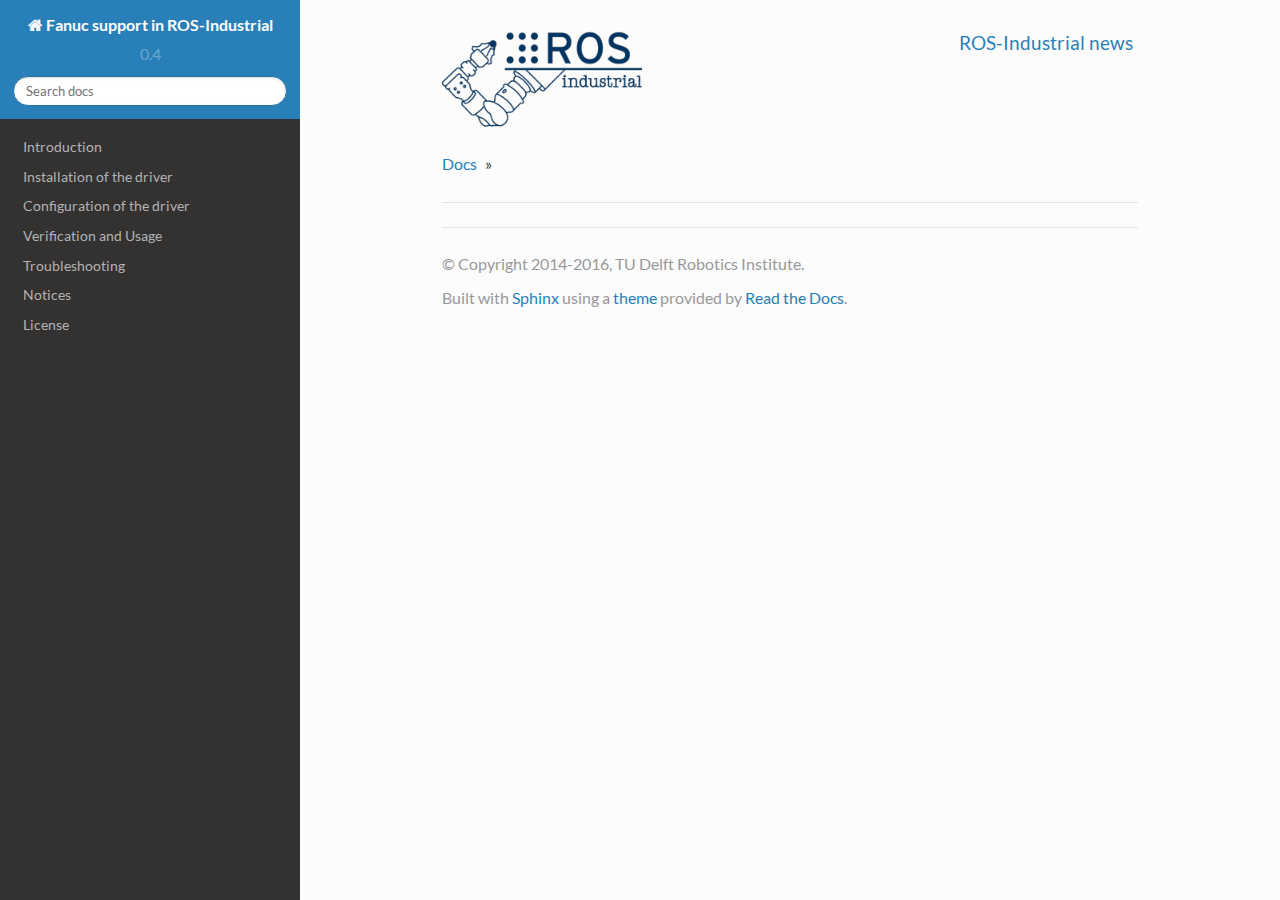
<file: search.html>
<!DOCTYPE html>
<!--[if IE 8]><html class="no-js lt-ie9" lang="en" > <![endif]-->
<!--[if gt IE 8]><!--> <html class="no-js" lang="en" > <!--<![endif]-->
<head>
  <meta charset="utf-8">
  
  <meta name="viewport" content="width=device-width, initial-scale=1.0">
  
  <title>Search &mdash; Fanuc support in ROS-Industrial 0.4.0 documentation</title>
  

  
  

  

  
  
    

  

  
  
    <link rel="stylesheet" href="_static/css/theme.css" type="text/css" />
  

  
    <link rel="stylesheet" href="_static/override.css" type="text/css" />
  

  
    <link rel="top" title="Fanuc support in ROS-Industrial 0.4.0 documentation" href="index.html"/> 

  
  <script src="_static/js/modernizr.min.js"></script>

</head>

<body class="wy-body-for-nav" role="document">

   
  <div class="wy-grid-for-nav">

    
    <nav data-toggle="wy-nav-shift" class="wy-nav-side">
      <div class="wy-side-scroll">
        <div class="wy-side-nav-search">
          

          
            <a href="index.html" class="icon icon-home"> Fanuc support in ROS-Industrial
          

          
          </a>

          
            
            
              <div class="version">
                0.4
              </div>
            
          

          
<div role="search">
  <form id="rtd-search-form" class="wy-form" action="#" method="get">
    <input type="text" name="q" placeholder="Search docs" />
    <input type="hidden" name="check_keywords" value="yes" />
    <input type="hidden" name="area" value="default" />
  </form>
</div>

          
        </div>

        <div class="wy-menu wy-menu-vertical" data-spy="affix" role="navigation" aria-label="main navigation">
          
            
            
                <ul>
<li class="toctree-l1"><a class="reference internal" href="introduction.html">Introduction</a></li>
<li class="toctree-l1"><a class="reference internal" href="installation.html">Installation of the driver</a></li>
<li class="toctree-l1"><a class="reference internal" href="configuration.html">Configuration of the driver</a></li>
<li class="toctree-l1"><a class="reference internal" href="verification.html">Verification and Usage</a></li>
</ul>
<ul>
<li class="toctree-l1"><a class="reference internal" href="faq.html">Troubleshooting</a></li>
</ul>
<ul>
<li class="toctree-l1"><a class="reference internal" href="notices.html">Notices</a></li>
<li class="toctree-l1"><a class="reference internal" href="license.html">License</a></li>
</ul>

            
          
        </div>
      </div>
    </nav>

    <section data-toggle="wy-nav-shift" class="wy-nav-content-wrap">

      
      <nav class="wy-nav-top" role="navigation" aria-label="top navigation">
        <i data-toggle="wy-nav-top" class="fa fa-bars"></i>
        <a href="index.html">Fanuc support in ROS-Industrial</a>
      </nav>


      
      <div class="wy-nav-content">

        <div class="header-override">
          <p>
            <a href="http://rosindustrial.org/news">ROS-Industrial news</a>
          </p>
          <a href="http://rosindustrial.org"><img src="_static/logo.png" /></a>
        </div>

        <div class="rst-content">
          





<div role="navigation" aria-label="breadcrumbs navigation">
  <ul class="wy-breadcrumbs">
    <li><a href="index.html">Docs</a> &raquo;</li>
      
    <li></li>
    <li class="wy-breadcrumbs-aside">
      
    </li>
  </ul>
  <hr/>
</div>
          <div role="main" class="document" itemscope="itemscope" itemtype="http://schema.org/Article">
           <div itemprop="articleBody">
            
  <noscript>
  <div id="fallback" class="admonition warning">
    <p class="last">
      Please activate JavaScript to enable the search
      functionality.
    </p>
  </div>
  </noscript>

  
  <div id="search-results">
  
  </div>

           </div>
          </div>
          <footer>
  

  <hr/>

  <div role="contentinfo">
    <p>
        &copy; Copyright 2014-2016, TU Delft Robotics Institute.

    </p>
  </div>
  Built with <a href="http://sphinx-doc.org/">Sphinx</a> using a <a href="https://github.com/snide/sphinx_rtd_theme">theme</a> provided by <a href="https://readthedocs.org">Read the Docs</a>. 

</footer>

        </div>
      </div>

    </section>

  </div>
  


  

    <script type="text/javascript">
        var DOCUMENTATION_OPTIONS = {
            URL_ROOT:'./',
            VERSION:'0.4.0',
            COLLAPSE_INDEX:false,
            FILE_SUFFIX:'.html',
            HAS_SOURCE:  true
        };
    </script>
      <script type="text/javascript" src="_static/jquery.js"></script>
      <script type="text/javascript" src="_static/underscore.js"></script>
      <script type="text/javascript" src="_static/doctools.js"></script>
      <script type="text/javascript" src="_static/searchtools.js"></script>

  

  
  
    <script type="text/javascript" src="_static/js/theme.js"></script>
  

  
  
  <script type="text/javascript">
      jQuery(function () {
          SphinxRtdTheme.StickyNav.enable();
      });
  </script>
  
  <script type="text/javascript">
    jQuery(function() { Search.loadIndex("searchindex.js"); });
  </script>
  
  <script type="text/javascript" id="searchindexloader"></script>
   


</body>
</html>
</file>
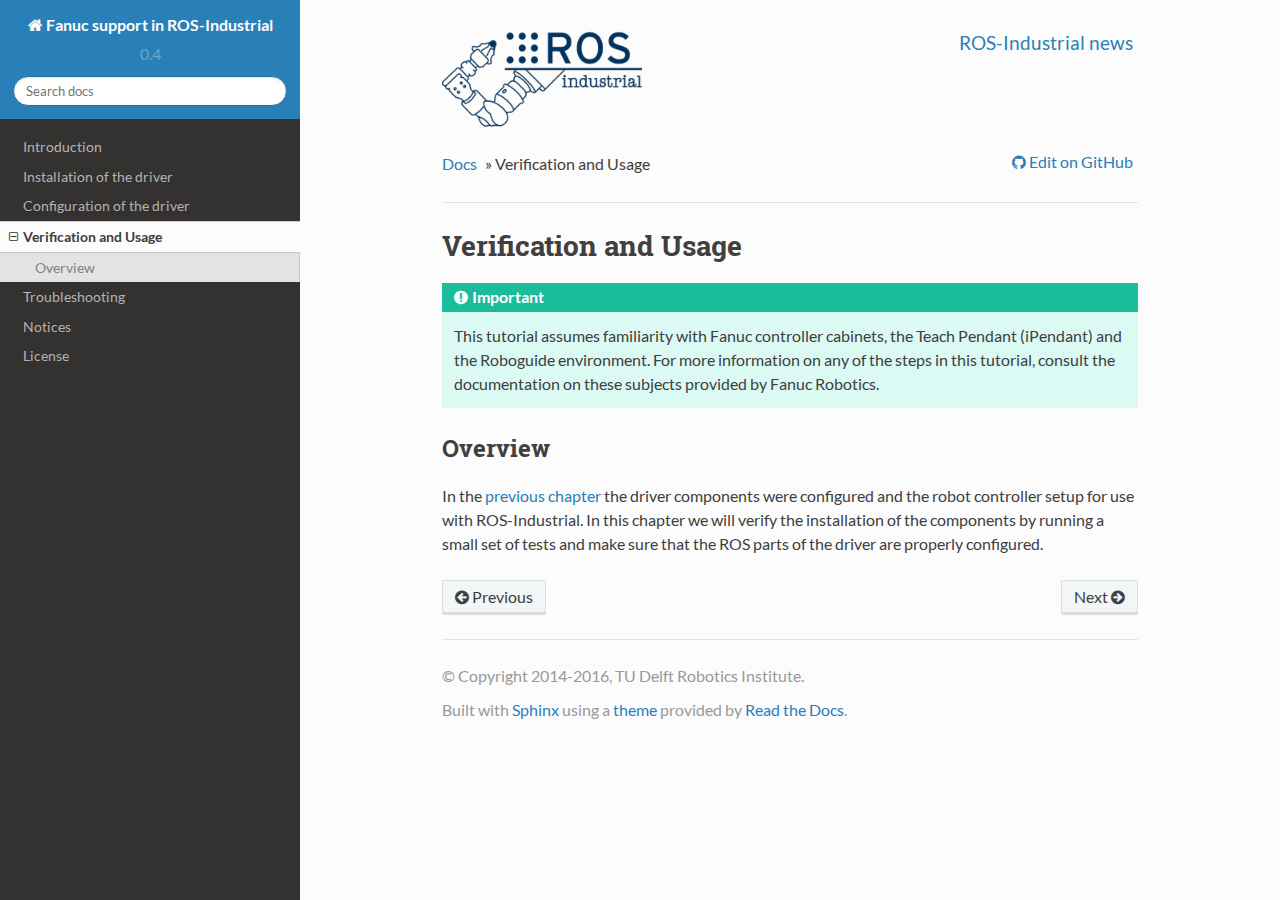
<file: verification.html>
<!DOCTYPE html>
<!--[if IE 8]><html class="no-js lt-ie9" lang="en" > <![endif]-->
<!--[if gt IE 8]><!--> <html class="no-js" lang="en" > <!--<![endif]-->
<head>
  <meta charset="utf-8">
  
  <meta name="viewport" content="width=device-width, initial-scale=1.0">
  
  <title>Verification and Usage &mdash; Fanuc support in ROS-Industrial 0.4.0 documentation</title>
  

  
  

  

  
  
    

  

  
  
    <link rel="stylesheet" href="_static/css/theme.css" type="text/css" />
  

  
    <link rel="stylesheet" href="_static/override.css" type="text/css" />
  

  
    <link rel="top" title="Fanuc support in ROS-Industrial 0.4.0 documentation" href="index.html"/>
        <link rel="next" title="Troubleshooting" href="faq.html"/>
        <link rel="prev" title="Configuration of the driver" href="configuration.html"/> 

  
  <script src="_static/js/modernizr.min.js"></script>

</head>

<body class="wy-body-for-nav" role="document">

   
  <div class="wy-grid-for-nav">

    
    <nav data-toggle="wy-nav-shift" class="wy-nav-side">
      <div class="wy-side-scroll">
        <div class="wy-side-nav-search">
          

          
            <a href="index.html" class="icon icon-home"> Fanuc support in ROS-Industrial
          

          
          </a>

          
            
            
              <div class="version">
                0.4
              </div>
            
          

          
<div role="search">
  <form id="rtd-search-form" class="wy-form" action="search.html" method="get">
    <input type="text" name="q" placeholder="Search docs" />
    <input type="hidden" name="check_keywords" value="yes" />
    <input type="hidden" name="area" value="default" />
  </form>
</div>

          
        </div>

        <div class="wy-menu wy-menu-vertical" data-spy="affix" role="navigation" aria-label="main navigation">
          
            
            
                <ul class="current">
<li class="toctree-l1"><a class="reference internal" href="introduction.html">Introduction</a></li>
<li class="toctree-l1"><a class="reference internal" href="installation.html">Installation of the driver</a></li>
<li class="toctree-l1"><a class="reference internal" href="configuration.html">Configuration of the driver</a></li>
<li class="toctree-l1 current"><a class="current reference internal" href="#">Verification and Usage</a><ul>
<li class="toctree-l2"><a class="reference internal" href="#overview">Overview</a></li>
</ul>
</li>
</ul>
<ul>
<li class="toctree-l1"><a class="reference internal" href="faq.html">Troubleshooting</a></li>
</ul>
<ul>
<li class="toctree-l1"><a class="reference internal" href="notices.html">Notices</a></li>
<li class="toctree-l1"><a class="reference internal" href="license.html">License</a></li>
</ul>

            
          
        </div>
      </div>
    </nav>

    <section data-toggle="wy-nav-shift" class="wy-nav-content-wrap">

      
      <nav class="wy-nav-top" role="navigation" aria-label="top navigation">
        <i data-toggle="wy-nav-top" class="fa fa-bars"></i>
        <a href="index.html">Fanuc support in ROS-Industrial</a>
      </nav>


      
      <div class="wy-nav-content">

        <div class="header-override">
          <p>
            <a href="http://rosindustrial.org/news">ROS-Industrial news</a>
          </p>
          <a href="http://rosindustrial.org"><img src="_static/logo.png" /></a>
        </div>

        <div class="rst-content">
          

 



<div role="navigation" aria-label="breadcrumbs navigation">
  <ul class="wy-breadcrumbs">
    <li><a href="index.html">Docs</a> &raquo;</li>
      
    <li>Verification and Usage</li>
    <li class="wy-breadcrumbs-aside">
      
        
          <a href="https://github.com/ros-industrial/fanuc/blob/indigo-devel/fanuc_docs/source/verification.rst" class="fa fa-github"> Edit on GitHub</a>
        
      
    </li>
  </ul>
  <hr/>
</div>
          <div role="main" class="document" itemscope="itemscope" itemtype="http://schema.org/Article">
           <div itemprop="articleBody">
            
  <div class="section" id="verification-and-usage">
<h1>Verification and Usage<a class="headerlink" href="#verification-and-usage" title="Permalink to this headline">¶</a></h1>
<div class="admonition important">
<p class="first admonition-title">Important</p>
<p class="last">This tutorial assumes familiarity with Fanuc controller cabinets, the Teach Pendant (iPendant) and the Roboguide environment. For more information on any of the steps in this tutorial, consult the documentation on these subjects provided by Fanuc Robotics.</p>
</div>
<div class="section" id="overview">
<h2>Overview<a class="headerlink" href="#overview" title="Permalink to this headline">¶</a></h2>
<p>In the <a class="reference internal" href="configuration.html"><span class="doc">previous chapter</span></a> the driver components were configured and the robot controller setup for use with ROS-Industrial. In this chapter we will verify the installation of the components by running a small set of tests and make sure that the ROS parts of the driver are properly configured.</p>
</div>
</div>


           </div>
          </div>
          <footer>
  
    <div class="rst-footer-buttons" role="navigation" aria-label="footer navigation">
      
        <a href="faq.html" class="btn btn-neutral float-right" title="Troubleshooting" accesskey="n">Next <span class="fa fa-arrow-circle-right"></span></a>
      
      
        <a href="configuration.html" class="btn btn-neutral" title="Configuration of the driver" accesskey="p"><span class="fa fa-arrow-circle-left"></span> Previous</a>
      
    </div>
  

  <hr/>

  <div role="contentinfo">
    <p>
        &copy; Copyright 2014-2016, TU Delft Robotics Institute.

    </p>
  </div>
  Built with <a href="http://sphinx-doc.org/">Sphinx</a> using a <a href="https://github.com/snide/sphinx_rtd_theme">theme</a> provided by <a href="https://readthedocs.org">Read the Docs</a>. 

</footer>

        </div>
      </div>

    </section>

  </div>
  


  

    <script type="text/javascript">
        var DOCUMENTATION_OPTIONS = {
            URL_ROOT:'./',
            VERSION:'0.4.0',
            COLLAPSE_INDEX:false,
            FILE_SUFFIX:'.html',
            HAS_SOURCE:  true
        };
    </script>
      <script type="text/javascript" src="_static/jquery.js"></script>
      <script type="text/javascript" src="_static/underscore.js"></script>
      <script type="text/javascript" src="_static/doctools.js"></script>

  

  
  
    <script type="text/javascript" src="_static/js/theme.js"></script>
  

  
  
  <script type="text/javascript">
      jQuery(function () {
          SphinxRtdTheme.StickyNav.enable();
      });
  </script>
   

</body>
</html>
</file>
<file: _static/css/theme.css>
﻿*{-webkit-box-sizing:border-box;-moz-box-sizing:border-box;box-sizing:border-box}article,aside,details,figcaption,figure,footer,header,hgroup,nav,section{display:block}audio,canvas,video{display:inline-block;*display:inline;*zoom:1}audio:not([controls]){display:none}[hidden]{display:none}*{-webkit-box-sizing:border-box;-moz-box-sizing:border-box;box-sizing:border-box}html{font-size:100%;-webkit-text-size-adjust:100%;-ms-text-size-adjust:100%}body{margin:0}a:hover,a:active{outline:0}abbr[title]{border-bottom:1px dotted}b,strong{font-weight:bold}blockquote{margin:0}dfn{font-style:italic}ins{background:#ff9;color:#000;text-decoration:none}mark{background:#ff0;color:#000;font-style:italic;font-weight:bold}pre,code,.rst-content tt,.rst-content code,kbd,samp{font-family:monospace,serif;_font-family:"courier new",monospace;font-size:1em}pre{white-space:pre}q{quotes:none}q:before,q:after{content:"";content:none}small{font-size:85%}sub,sup{font-size:75%;line-height:0;position:relative;vertical-align:baseline}sup{top:-0.5em}sub{bottom:-0.25em}ul,ol,dl{margin:0;padding:0;list-style:none;list-style-image:none}li{list-style:none}dd{margin:0}img{border:0;-ms-interpolation-mode:bicubic;vertical-align:middle;max-width:100%}svg:not(:root){overflow:hidden}figure{margin:0}form{margin:0}fieldset{border:0;margin:0;padding:0}label{cursor:pointer}legend{border:0;*margin-left:-7px;padding:0;white-space:normal}button,input,select,textarea{font-size:100%;margin:0;vertical-align:baseline;*vertical-align:middle}button,input{line-height:normal}button,input[type="button"],input[type="reset"],input[type="submit"]{cursor:pointer;-webkit-appearance:button;*overflow:visible}button[disabled],input[disabled]{cursor:default}input[type="checkbox"],input[type="radio"]{box-sizing:border-box;padding:0;*width:13px;*height:13px}input[type="search"]{-webkit-appearance:textfield;-moz-box-sizing:content-box;-webkit-box-sizing:content-box;box-sizing:content-box}input[type="search"]::-webkit-search-decoration,input[type="search"]::-webkit-search-cancel-button{-webkit-appearance:none}button::-moz-focus-inner,input::-moz-focus-inner{border:0;padding:0}textarea{overflow:auto;vertical-align:top;resize:vertical}table{border-collapse:collapse;border-spacing:0}td{vertical-align:top}.chromeframe{margin:0.2em 0;background:#ccc;color:#000;padding:0.2em 0}.ir{display:block;border:0;text-indent:-999em;overflow:hidden;background-color:transparent;background-repeat:no-repeat;text-align:left;direction:ltr;*line-height:0}.ir br{display:none}.hidden{display:none !important;visibility:hidden}.visuallyhidden{border:0;clip:rect(0 0 0 0);height:1px;margin:-1px;overflow:hidden;padding:0;position:absolute;width:1px}.visuallyhidden.focusable:active,.visuallyhidden.focusable:focus{clip:auto;height:auto;margin:0;overflow:visible;position:static;width:auto}.invisible{visibility:hidden}.relative{position:relative}big,small{font-size:100%}@media print{html,body,section{background:none !important}*{box-shadow:none !important;text-shadow:none !important;filter:none !important;-ms-filter:none !important}a,a:visited{text-decoration:underline}.ir a:after,a[href^="javascript:"]:after,a[href^="#"]:after{content:""}pre,blockquote{page-break-inside:avoid}thead{display:table-header-group}tr,img{page-break-inside:avoid}img{max-width:100% !important}@page{margin:0.5cm}p,h2,.rst-content .toctree-wrapper p.caption,h3{orphans:3;widows:3}h2,.rst-content .toctree-wrapper p.caption,h3{page-break-after:avoid}}.fa:before,.wy-menu-vertical li span.toctree-expand:before,.wy-menu-vertical li.on a span.toctree-expand:before,.wy-menu-vertical li.current>a span.toctree-expand:before,.rst-content .admonition-title:before,.rst-content h1 .headerlink:before,.rst-content h2 .headerlink:before,.rst-content h3 .headerlink:before,.rst-content h4 .headerlink:before,.rst-content h5 .headerlink:before,.rst-content h6 .headerlink:before,.rst-content dl dt .headerlink:before,.rst-content p.caption .headerlink:before,.rst-content tt.download span:first-child:before,.rst-content code.download span:first-child:before,.icon:before,.wy-dropdown .caret:before,.wy-inline-validate.wy-inline-validate-success .wy-input-context:before,.wy-inline-validate.wy-inline-validate-danger .wy-input-context:before,.wy-inline-validate.wy-inline-validate-warning .wy-input-context:before,.wy-inline-validate.wy-inline-validate-info .wy-input-context:before,.wy-alert,.rst-content .note,.rst-content .attention,.rst-content .caution,.rst-content .danger,.rst-content .error,.rst-content .hint,.rst-content .important,.rst-content .tip,.rst-content .warning,.rst-content .seealso,.rst-content .admonition-todo,.btn,input[type="text"],input[type="password"],input[type="email"],input[type="url"],input[type="date"],input[type="month"],input[type="time"],input[type="datetime"],input[type="datetime-local"],input[type="week"],input[type="number"],input[type="search"],input[type="tel"],input[type="color"],select,textarea,.wy-menu-vertical li.on a,.wy-menu-vertical li.current>a,.wy-side-nav-search>a,.wy-side-nav-search .wy-dropdown>a,.wy-nav-top a{-webkit-font-smoothing:antialiased}.clearfix{*zoom:1}.clearfix:before,.clearfix:after{display:table;content:""}.clearfix:after{clear:both}/*!
 *  Font Awesome 4.2.0 by @davegandy - http://fontawesome.io - @fontawesome
 *  License - http://fontawesome.io/license (Font: SIL OFL 1.1, CSS: MIT License)
 */@font-face{font-family:'FontAwesome';src:url("../fonts/fontawesome-webfont.eot?v=4.2.0");src:url("../fonts/fontawesome-webfont.eot?#iefix&v=4.2.0") format("embedded-opentype"),url("../fonts/fontawesome-webfont.woff?v=4.2.0") format("woff"),url("../fonts/fontawesome-webfont.ttf?v=4.2.0") format("truetype"),url("../fonts/fontawesome-webfont.svg?v=4.2.0#fontawesomeregular") format("svg");font-weight:normal;font-style:normal}.fa,.wy-menu-vertical li span.toctree-expand,.wy-menu-vertical li.on a span.toctree-expand,.wy-menu-vertical li.current>a span.toctree-expand,.rst-content .admonition-title,.rst-content h1 .headerlink,.rst-content h2 .headerlink,.rst-content h3 .headerlink,.rst-content h4 .headerlink,.rst-content h5 .headerlink,.rst-content h6 .headerlink,.rst-content dl dt .headerlink,.rst-content p.caption .headerlink,.rst-content tt.download span:first-child,.rst-content code.download span:first-child,.icon{display:inline-block;font:normal normal normal 14px/1 FontAwesome;font-size:inherit;text-rendering:auto;-webkit-font-smoothing:antialiased;-moz-osx-font-smoothing:grayscale}.fa-lg{font-size:1.33333em;line-height:0.75em;vertical-align:-15%}.fa-2x{font-size:2em}.fa-3x{font-size:3em}.fa-4x{font-size:4em}.fa-5x{font-size:5em}.fa-fw{width:1.28571em;text-align:center}.fa-ul{padding-left:0;margin-left:2.14286em;list-style-type:none}.fa-ul>li{position:relative}.fa-li{position:absolute;left:-2.14286em;width:2.14286em;top:0.14286em;text-align:center}.fa-li.fa-lg{left:-1.85714em}.fa-border{padding:.2em .25em .15em;border:solid 0.08em #eee;border-radius:.1em}.pull-right{float:right}.pull-left{float:left}.fa.pull-left,.wy-menu-vertical li span.pull-left.toctree-expand,.wy-menu-vertical li.on a span.pull-left.toctree-expand,.wy-menu-vertical li.current>a span.pull-left.toctree-expand,.rst-content .pull-left.admonition-title,.rst-content h1 .pull-left.headerlink,.rst-content h2 .pull-left.headerlink,.rst-content h3 .pull-left.headerlink,.rst-content h4 .pull-left.headerlink,.rst-content h5 .pull-left.headerlink,.rst-content h6 .pull-left.headerlink,.rst-content dl dt .pull-left.headerlink,.rst-content p.caption .pull-left.headerlink,.rst-content tt.download span.pull-left:first-child,.rst-content code.download span.pull-left:first-child,.pull-left.icon{margin-right:.3em}.fa.pull-right,.wy-menu-vertical li span.pull-right.toctree-expand,.wy-menu-vertical li.on a span.pull-right.toctree-expand,.wy-menu-vertical li.current>a span.pull-right.toctree-expand,.rst-content .pull-right.admonition-title,.rst-content h1 .pull-right.headerlink,.rst-content h2 .pull-right.headerlink,.rst-content h3 .pull-right.headerlink,.rst-content h4 .pull-right.headerlink,.rst-content h5 .pull-right.headerlink,.rst-content h6 .pull-right.headerlink,.rst-content dl dt .pull-right.headerlink,.rst-content p.caption .pull-right.headerlink,.rst-content tt.download span.pull-right:first-child,.rst-content code.download span.pull-right:first-child,.pull-right.icon{margin-left:.3em}.fa-spin{-webkit-animation:fa-spin 2s infinite linear;animation:fa-spin 2s infinite linear}@-webkit-keyframes fa-spin{0%{-webkit-transform:rotate(0deg);transform:rotate(0deg)}100%{-webkit-transform:rotate(359deg);transform:rotate(359deg)}}@keyframes fa-spin{0%{-webkit-transform:rotate(0deg);transform:rotate(0deg)}100%{-webkit-transform:rotate(359deg);transform:rotate(359deg)}}.fa-rotate-90{filter:progid:DXImageTransform.Microsoft.BasicImage(rotation=1);-webkit-transform:rotate(90deg);-ms-transform:rotate(90deg);transform:rotate(90deg)}.fa-rotate-180{filter:progid:DXImageTransform.Microsoft.BasicImage(rotation=2);-webkit-transform:rotate(180deg);-ms-transform:rotate(180deg);transform:rotate(180deg)}.fa-rotate-270{filter:progid:DXImageTransform.Microsoft.BasicImage(rotation=3);-webkit-transform:rotate(270deg);-ms-transform:rotate(270deg);transform:rotate(270deg)}.fa-flip-horizontal{filter:progid:DXImageTransform.Microsoft.BasicImage(rotation=0);-webkit-transform:scale(-1, 1);-ms-transform:scale(-1, 1);transform:scale(-1, 1)}.fa-flip-vertical{filter:progid:DXImageTransform.Microsoft.BasicImage(rotation=2);-webkit-transform:scale(1, -1);-ms-transform:scale(1, -1);transform:scale(1, -1)}:root .fa-rotate-90,:root .fa-rotate-180,:root .fa-rotate-270,:root .fa-flip-horizontal,:root .fa-flip-vertical{filter:none}.fa-stack{position:relative;display:inline-block;width:2em;height:2em;line-height:2em;vertical-align:middle}.fa-stack-1x,.fa-stack-2x{position:absolute;left:0;width:100%;text-align:center}.fa-stack-1x{line-height:inherit}.fa-stack-2x{font-size:2em}.fa-inverse{color:#fff}.fa-glass:before{content:""}.fa-music:before{content:""}.fa-search:before,.icon-search:before{content:""}.fa-envelope-o:before{content:""}.fa-heart:before{content:""}.fa-star:before{content:""}.fa-star-o:before{content:""}.fa-user:before{content:""}.fa-film:before{content:""}.fa-th-large:before{content:""}.fa-th:before{content:""}.fa-th-list:before{content:""}.fa-check:before{content:""}.fa-remove:before,.fa-close:before,.fa-times:before{content:""}.fa-search-plus:before{content:""}.fa-search-minus:before{content:""}.fa-power-off:before{content:""}.fa-signal:before{content:""}.fa-gear:before,.fa-cog:before{content:""}.fa-trash-o:before{content:""}.fa-home:before,.icon-home:before{content:""}.fa-file-o:before{content:""}.fa-clock-o:before{content:""}.fa-road:before{content:""}.fa-download:before,.rst-content tt.download span:first-child:before,.rst-content code.download span:first-child:before{content:""}.fa-arrow-circle-o-down:before{content:""}.fa-arrow-circle-o-up:before{content:""}.fa-inbox:before{content:""}.fa-play-circle-o:before{content:""}.fa-rotate-right:before,.fa-repeat:before{content:""}.fa-refresh:before{content:""}.fa-list-alt:before{content:""}.fa-lock:before{content:""}.fa-flag:before{content:""}.fa-headphones:before{content:""}.fa-volume-off:before{content:""}.fa-volume-down:before{content:""}.fa-volume-up:before{content:""}.fa-qrcode:before{content:""}.fa-barcode:before{content:""}.fa-tag:before{content:""}.fa-tags:before{content:""}.fa-book:before,.icon-book:before{content:""}.fa-bookmark:before{content:""}.fa-print:before{content:""}.fa-camera:before{content:""}.fa-font:before{content:""}.fa-bold:before{content:""}.fa-italic:before{content:""}.fa-text-height:before{content:""}.fa-text-width:before{content:""}.fa-align-left:before{content:""}.fa-align-center:before{content:""}.fa-align-right:before{content:""}.fa-align-justify:before{content:""}.fa-list:before{content:""}.fa-dedent:before,.fa-outdent:before{content:""}.fa-indent:before{content:""}.fa-video-camera:before{content:""}.fa-photo:before,.fa-image:before,.fa-picture-o:before{content:""}.fa-pencil:before{content:""}.fa-map-marker:before{content:""}.fa-adjust:before{content:""}.fa-tint:before{content:""}.fa-edit:before,.fa-pencil-square-o:before{content:""}.fa-share-square-o:before{content:""}.fa-check-square-o:before{content:""}.fa-arrows:before{content:""}.fa-step-backward:before{content:""}.fa-fast-backward:before{content:""}.fa-backward:before{content:""}.fa-play:before{content:""}.fa-pause:before{content:""}.fa-stop:before{content:""}.fa-forward:before{content:""}.fa-fast-forward:before{content:""}.fa-step-forward:before{content:""}.fa-eject:before{content:""}.fa-chevron-left:before{content:""}.fa-chevron-right:before{content:""}.fa-plus-circle:before{content:""}.fa-minus-circle:before{content:""}.fa-times-circle:before,.wy-inline-validate.wy-inline-validate-danger .wy-input-context:before{content:""}.fa-check-circle:before,.wy-inline-validate.wy-inline-validate-success .wy-input-context:before{content:""}.fa-question-circle:before{content:""}.fa-info-circle:before{content:""}.fa-crosshairs:before{content:""}.fa-times-circle-o:before{content:""}.fa-check-circle-o:before{content:""}.fa-ban:before{content:""}.fa-arrow-left:before{content:""}.fa-arrow-right:before{content:""}.fa-arrow-up:before{content:""}.fa-arrow-down:before{content:""}.fa-mail-forward:before,.fa-share:before{content:""}.fa-expand:before{content:""}.fa-compress:before{content:""}.fa-plus:before{content:""}.fa-minus:before{content:""}.fa-asterisk:before{content:""}.fa-exclamation-circle:before,.wy-inline-validate.wy-inline-validate-warning .wy-input-context:before,.wy-inline-validate.wy-inline-validate-info .wy-input-context:before,.rst-content .admonition-title:before{content:""}.fa-gift:before{content:""}.fa-leaf:before{content:""}.fa-fire:before,.icon-fire:before{content:""}.fa-eye:before{content:""}.fa-eye-slash:before{content:""}.fa-warning:before,.fa-exclamation-triangle:before{content:""}.fa-plane:before{content:""}.fa-calendar:before{content:""}.fa-random:before{content:""}.fa-comment:before{content:""}.fa-magnet:before{content:""}.fa-chevron-up:before{content:""}.fa-chevron-down:before{content:""}.fa-retweet:before{content:""}.fa-shopping-cart:before{content:""}.fa-folder:before{content:""}.fa-folder-open:before{content:""}.fa-arrows-v:before{content:""}.fa-arrows-h:before{content:""}.fa-bar-chart-o:before,.fa-bar-chart:before{content:""}.fa-twitter-square:before{content:""}.fa-facebook-square:before{content:""}.fa-camera-retro:before{content:""}.fa-key:before{content:""}.fa-gears:before,.fa-cogs:before{content:""}.fa-comments:before{content:""}.fa-thumbs-o-up:before{content:""}.fa-thumbs-o-down:before{content:""}.fa-star-half:before{content:""}.fa-heart-o:before{content:""}.fa-sign-out:before{content:""}.fa-linkedin-square:before{content:""}.fa-thumb-tack:before{content:""}.fa-external-link:before{content:""}.fa-sign-in:before{content:""}.fa-trophy:before{content:""}.fa-github-square:before{content:""}.fa-upload:before{content:""}.fa-lemon-o:before{content:""}.fa-phone:before{content:""}.fa-square-o:before{content:""}.fa-bookmark-o:before{content:""}.fa-phone-square:before{content:""}.fa-twitter:before{content:""}.fa-facebook:before{content:""}.fa-github:before,.icon-github:before{content:""}.fa-unlock:before{content:""}.fa-credit-card:before{content:""}.fa-rss:before{content:""}.fa-hdd-o:before{content:""}.fa-bullhorn:before{content:""}.fa-bell:before{content:""}.fa-certificate:before{content:""}.fa-hand-o-right:before{content:""}.fa-hand-o-left:before{content:""}.fa-hand-o-up:before{content:""}.fa-hand-o-down:before{content:""}.fa-arrow-circle-left:before,.icon-circle-arrow-left:before{content:""}.fa-arrow-circle-right:before,.icon-circle-arrow-right:before{content:""}.fa-arrow-circle-up:before{content:""}.fa-arrow-circle-down:before{content:""}.fa-globe:before{content:""}.fa-wrench:before{content:""}.fa-tasks:before{content:""}.fa-filter:before{content:""}.fa-briefcase:before{content:""}.fa-arrows-alt:before{content:""}.fa-group:before,.fa-users:before{content:""}.fa-chain:before,.fa-link:before,.icon-link:before{content:""}.fa-cloud:before{content:""}.fa-flask:before{content:""}.fa-cut:before,.fa-scissors:before{content:""}.fa-copy:before,.fa-files-o:before{content:""}.fa-paperclip:before{content:""}.fa-save:before,.fa-floppy-o:before{content:""}.fa-square:before{content:""}.fa-navicon:before,.fa-reorder:before,.fa-bars:before{content:""}.fa-list-ul:before{content:""}.fa-list-ol:before{content:""}.fa-strikethrough:before{content:""}.fa-underline:before{content:""}.fa-table:before{content:""}.fa-magic:before{content:""}.fa-truck:before{content:""}.fa-pinterest:before{content:""}.fa-pinterest-square:before{content:""}.fa-google-plus-square:before{content:""}.fa-google-plus:before{content:""}.fa-money:before{content:""}.fa-caret-down:before,.wy-dropdown .caret:before,.icon-caret-down:before{content:""}.fa-caret-up:before{content:""}.fa-caret-left:before{content:""}.fa-caret-right:before{content:""}.fa-columns:before{content:""}.fa-unsorted:before,.fa-sort:before{content:""}.fa-sort-down:before,.fa-sort-desc:before{content:""}.fa-sort-up:before,.fa-sort-asc:before{content:""}.fa-envelope:before{content:""}.fa-linkedin:before{content:""}.fa-rotate-left:before,.fa-undo:before{content:""}.fa-legal:before,.fa-gavel:before{content:""}.fa-dashboard:before,.fa-tachometer:before{content:""}.fa-comment-o:before{content:""}.fa-comments-o:before{content:""}.fa-flash:before,.fa-bolt:before{content:""}.fa-sitemap:before{content:""}.fa-umbrella:before{content:""}.fa-paste:before,.fa-clipboard:before{content:""}.fa-lightbulb-o:before{content:""}.fa-exchange:before{content:""}.fa-cloud-download:before{content:""}.fa-cloud-upload:before{content:""}.fa-user-md:before{content:""}.fa-stethoscope:before{content:""}.fa-suitcase:before{content:""}.fa-bell-o:before{content:""}.fa-coffee:before{content:""}.fa-cutlery:before{content:""}.fa-file-text-o:before{content:""}.fa-building-o:before{content:""}.fa-hospital-o:before{content:""}.fa-ambulance:before{content:""}.fa-medkit:before{content:""}.fa-fighter-jet:before{content:""}.fa-beer:before{content:""}.fa-h-square:before{content:""}.fa-plus-square:before{content:""}.fa-angle-double-left:before{content:""}.fa-angle-double-right:before{content:""}.fa-angle-double-up:before{content:""}.fa-angle-double-down:before{content:""}.fa-angle-left:before{content:""}.fa-angle-right:before{content:""}.fa-angle-up:before{content:""}.fa-angle-down:before{content:""}.fa-desktop:before{content:""}.fa-laptop:before{content:""}.fa-tablet:before{content:""}.fa-mobile-phone:before,.fa-mobile:before{content:""}.fa-circle-o:before{content:""}.fa-quote-left:before{content:""}.fa-quote-right:before{content:""}.fa-spinner:before{content:""}.fa-circle:before{content:""}.fa-mail-reply:before,.fa-reply:before{content:""}.fa-github-alt:before{content:""}.fa-folder-o:before{content:""}.fa-folder-open-o:before{content:""}.fa-smile-o:before{content:""}.fa-frown-o:before{content:""}.fa-meh-o:before{content:""}.fa-gamepad:before{content:""}.fa-keyboard-o:before{content:""}.fa-flag-o:before{content:""}.fa-flag-checkered:before{content:""}.fa-terminal:before{content:""}.fa-code:before{content:""}.fa-mail-reply-all:before,.fa-reply-all:before{content:""}.fa-star-half-empty:before,.fa-star-half-full:before,.fa-star-half-o:before{content:""}.fa-location-arrow:before{content:""}.fa-crop:before{content:""}.fa-code-fork:before{content:""}.fa-unlink:before,.fa-chain-broken:before{content:""}.fa-question:before{content:""}.fa-info:before{content:""}.fa-exclamation:before{content:""}.fa-superscript:before{content:""}.fa-subscript:before{content:""}.fa-eraser:before{content:""}.fa-puzzle-piece:before{content:""}.fa-microphone:before{content:""}.fa-microphone-slash:before{content:""}.fa-shield:before{content:""}.fa-calendar-o:before{content:""}.fa-fire-extinguisher:before{content:""}.fa-rocket:before{content:""}.fa-maxcdn:before{content:""}.fa-chevron-circle-left:before{content:""}.fa-chevron-circle-right:before{content:""}.fa-chevron-circle-up:before{content:""}.fa-chevron-circle-down:before{content:""}.fa-html5:before{content:""}.fa-css3:before{content:""}.fa-anchor:before{content:""}.fa-unlock-alt:before{content:""}.fa-bullseye:before{content:""}.fa-ellipsis-h:before{content:""}.fa-ellipsis-v:before{content:""}.fa-rss-square:before{content:""}.fa-play-circle:before{content:""}.fa-ticket:before{content:""}.fa-minus-square:before{content:""}.fa-minus-square-o:before,.wy-menu-vertical li.on a span.toctree-expand:before,.wy-menu-vertical li.current>a span.toctree-expand:before{content:""}.fa-level-up:before{content:""}.fa-level-down:before{content:""}.fa-check-square:before{content:""}.fa-pencil-square:before{content:""}.fa-external-link-square:before{content:""}.fa-share-square:before{content:""}.fa-compass:before{content:""}.fa-toggle-down:before,.fa-caret-square-o-down:before{content:""}.fa-toggle-up:before,.fa-caret-square-o-up:before{content:""}.fa-toggle-right:before,.fa-caret-square-o-right:before{content:""}.fa-euro:before,.fa-eur:before{content:""}.fa-gbp:before{content:""}.fa-dollar:before,.fa-usd:before{content:""}.fa-rupee:before,.fa-inr:before{content:""}.fa-cny:before,.fa-rmb:before,.fa-yen:before,.fa-jpy:before{content:""}.fa-ruble:before,.fa-rouble:before,.fa-rub:before{content:""}.fa-won:before,.fa-krw:before{content:""}.fa-bitcoin:before,.fa-btc:before{content:""}.fa-file:before{content:""}.fa-file-text:before{content:""}.fa-sort-alpha-asc:before{content:""}.fa-sort-alpha-desc:before{content:""}.fa-sort-amount-asc:before{content:""}.fa-sort-amount-desc:before{content:""}.fa-sort-numeric-asc:before{content:""}.fa-sort-numeric-desc:before{content:""}.fa-thumbs-up:before{content:""}.fa-thumbs-down:before{content:""}.fa-youtube-square:before{content:""}.fa-youtube:before{content:""}.fa-xing:before{content:""}.fa-xing-square:before{content:""}.fa-youtube-play:before{content:""}.fa-dropbox:before{content:""}.fa-stack-overflow:before{content:""}.fa-instagram:before{content:""}.fa-flickr:before{content:""}.fa-adn:before{content:""}.fa-bitbucket:before,.icon-bitbucket:before{content:""}.fa-bitbucket-square:before{content:""}.fa-tumblr:before{content:""}.fa-tumblr-square:before{content:""}.fa-long-arrow-down:before{content:""}.fa-long-arrow-up:before{content:""}.fa-long-arrow-left:before{content:""}.fa-long-arrow-right:before{content:""}.fa-apple:before{content:""}.fa-windows:before{content:""}.fa-android:before{content:""}.fa-linux:before{content:""}.fa-dribbble:before{content:""}.fa-skype:before{content:""}.fa-foursquare:before{content:""}.fa-trello:before{content:""}.fa-female:before{content:""}.fa-male:before{content:""}.fa-gittip:before{content:""}.fa-sun-o:before{content:""}.fa-moon-o:before{content:""}.fa-archive:before{content:""}.fa-bug:before{content:""}.fa-vk:before{content:""}.fa-weibo:before{content:""}.fa-renren:before{content:""}.fa-pagelines:before{content:""}.fa-stack-exchange:before{content:""}.fa-arrow-circle-o-right:before{content:""}.fa-arrow-circle-o-left:before{content:""}.fa-toggle-left:before,.fa-caret-square-o-left:before{content:""}.fa-dot-circle-o:before{content:""}.fa-wheelchair:before{content:""}.fa-vimeo-square:before{content:""}.fa-turkish-lira:before,.fa-try:before{content:""}.fa-plus-square-o:before,.wy-menu-vertical li span.toctree-expand:before{content:""}.fa-space-shuttle:before{content:""}.fa-slack:before{content:""}.fa-envelope-square:before{content:""}.fa-wordpress:before{content:""}.fa-openid:before{content:""}.fa-institution:before,.fa-bank:before,.fa-university:before{content:""}.fa-mortar-board:before,.fa-graduation-cap:before{content:""}.fa-yahoo:before{content:""}.fa-google:before{content:""}.fa-reddit:before{content:""}.fa-reddit-square:before{content:""}.fa-stumbleupon-circle:before{content:""}.fa-stumbleupon:before{content:""}.fa-delicious:before{content:""}.fa-digg:before{content:""}.fa-pied-piper:before{content:""}.fa-pied-piper-alt:before{content:""}.fa-drupal:before{content:""}.fa-joomla:before{content:""}.fa-language:before{content:""}.fa-fax:before{content:""}.fa-building:before{content:""}.fa-child:before{content:""}.fa-paw:before{content:""}.fa-spoon:before{content:""}.fa-cube:before{content:""}.fa-cubes:before{content:""}.fa-behance:before{content:""}.fa-behance-square:before{content:""}.fa-steam:before{content:""}.fa-steam-square:before{content:""}.fa-recycle:before{content:""}.fa-automobile:before,.fa-car:before{content:""}.fa-cab:before,.fa-taxi:before{content:""}.fa-tree:before{content:""}.fa-spotify:before{content:""}.fa-deviantart:before{content:""}.fa-soundcloud:before{content:""}.fa-database:before{content:""}.fa-file-pdf-o:before{content:""}.fa-file-word-o:before{content:""}.fa-file-excel-o:before{content:""}.fa-file-powerpoint-o:before{content:""}.fa-file-photo-o:before,.fa-file-picture-o:before,.fa-file-image-o:before{content:""}.fa-file-zip-o:before,.fa-file-archive-o:before{content:""}.fa-file-sound-o:before,.fa-file-audio-o:before{content:""}.fa-file-movie-o:before,.fa-file-video-o:before{content:""}.fa-file-code-o:before{content:""}.fa-vine:before{content:""}.fa-codepen:before{content:""}.fa-jsfiddle:before{content:""}.fa-life-bouy:before,.fa-life-buoy:before,.fa-life-saver:before,.fa-support:before,.fa-life-ring:before{content:""}.fa-circle-o-notch:before{content:""}.fa-ra:before,.fa-rebel:before{content:""}.fa-ge:before,.fa-empire:before{content:""}.fa-git-square:before{content:""}.fa-git:before{content:""}.fa-hacker-news:before{content:""}.fa-tencent-weibo:before{content:""}.fa-qq:before{content:""}.fa-wechat:before,.fa-weixin:before{content:""}.fa-send:before,.fa-paper-plane:before{content:""}.fa-send-o:before,.fa-paper-plane-o:before{content:""}.fa-history:before{content:""}.fa-circle-thin:before{content:""}.fa-header:before{content:""}.fa-paragraph:before{content:""}.fa-sliders:before{content:""}.fa-share-alt:before{content:""}.fa-share-alt-square:before{content:""}.fa-bomb:before{content:""}.fa-soccer-ball-o:before,.fa-futbol-o:before{content:""}.fa-tty:before{content:""}.fa-binoculars:before{content:""}.fa-plug:before{content:""}.fa-slideshare:before{content:""}.fa-twitch:before{content:""}.fa-yelp:before{content:""}.fa-newspaper-o:before{content:""}.fa-wifi:before{content:""}.fa-calculator:before{content:""}.fa-paypal:before{content:""}.fa-google-wallet:before{content:""}.fa-cc-visa:before{content:""}.fa-cc-mastercard:before{content:""}.fa-cc-discover:before{content:""}.fa-cc-amex:before{content:""}.fa-cc-paypal:before{content:""}.fa-cc-stripe:before{content:""}.fa-bell-slash:before{content:""}.fa-bell-slash-o:before{content:""}.fa-trash:before{content:""}.fa-copyright:before{content:""}.fa-at:before{content:""}.fa-eyedropper:before{content:""}.fa-paint-brush:before{content:""}.fa-birthday-cake:before{content:""}.fa-area-chart:before{content:""}.fa-pie-chart:before{content:""}.fa-line-chart:before{content:""}.fa-lastfm:before{content:""}.fa-lastfm-square:before{content:""}.fa-toggle-off:before{content:""}.fa-toggle-on:before{content:""}.fa-bicycle:before{content:""}.fa-bus:before{content:""}.fa-ioxhost:before{content:""}.fa-angellist:before{content:""}.fa-cc:before{content:""}.fa-shekel:before,.fa-sheqel:before,.fa-ils:before{content:""}.fa-meanpath:before{content:""}.fa,.wy-menu-vertical li span.toctree-expand,.wy-menu-vertical li.on a span.toctree-expand,.wy-menu-vertical li.current>a span.toctree-expand,.rst-content .admonition-title,.rst-content h1 .headerlink,.rst-content h2 .headerlink,.rst-content h3 .headerlink,.rst-content h4 .headerlink,.rst-content h5 .headerlink,.rst-content h6 .headerlink,.rst-content dl dt .headerlink,.rst-content p.caption .headerlink,.rst-content tt.download span:first-child,.rst-content code.download span:first-child,.icon,.wy-dropdown .caret,.wy-inline-validate.wy-inline-validate-success .wy-input-context,.wy-inline-validate.wy-inline-validate-danger .wy-input-context,.wy-inline-validate.wy-inline-validate-warning .wy-input-context,.wy-inline-validate.wy-inline-validate-info .wy-input-context{font-family:inherit}.fa:before,.wy-menu-vertical li span.toctree-expand:before,.wy-menu-vertical li.on a span.toctree-expand:before,.wy-menu-vertical li.current>a span.toctree-expand:before,.rst-content .admonition-title:before,.rst-content h1 .headerlink:before,.rst-content h2 .headerlink:before,.rst-content h3 .headerlink:before,.rst-content h4 .headerlink:before,.rst-content h5 .headerlink:before,.rst-content h6 .headerlink:before,.rst-content dl dt .headerlink:before,.rst-content p.caption .headerlink:before,.rst-content tt.download span:first-child:before,.rst-content code.download span:first-child:before,.icon:before,.wy-dropdown .caret:before,.wy-inline-validate.wy-inline-validate-success .wy-input-context:before,.wy-inline-validate.wy-inline-validate-danger .wy-input-context:before,.wy-inline-validate.wy-inline-validate-warning .wy-input-context:before,.wy-inline-validate.wy-inline-validate-info .wy-input-context:before{font-family:"FontAwesome";display:inline-block;font-style:normal;font-weight:normal;line-height:1;text-decoration:inherit}a .fa,a .wy-menu-vertical li span.toctree-expand,.wy-menu-vertical li a span.toctree-expand,.wy-menu-vertical li.on a span.toctree-expand,.wy-menu-vertical li.current>a span.toctree-expand,a .rst-content .admonition-title,.rst-content a .admonition-title,a .rst-content h1 .headerlink,.rst-content h1 a .headerlink,a .rst-content h2 .headerlink,.rst-content h2 a .headerlink,a .rst-content h3 .headerlink,.rst-content h3 a .headerlink,a .rst-content h4 .headerlink,.rst-content h4 a .headerlink,a .rst-content h5 .headerlink,.rst-content h5 a .headerlink,a .rst-content h6 .headerlink,.rst-content h6 a .headerlink,a .rst-content dl dt .headerlink,.rst-content dl dt a .headerlink,a .rst-content p.caption .headerlink,.rst-content p.caption a .headerlink,a .rst-content tt.download span:first-child,.rst-content tt.download a span:first-child,a .rst-content code.download span:first-child,.rst-content code.download a span:first-child,a .icon{display:inline-block;text-decoration:inherit}.btn .fa,.btn .wy-menu-vertical li span.toctree-expand,.wy-menu-vertical li .btn span.toctree-expand,.btn .wy-menu-vertical li.on a span.toctree-expand,.wy-menu-vertical li.on a .btn span.toctree-expand,.btn .wy-menu-vertical li.current>a span.toctree-expand,.wy-menu-vertical li.current>a .btn span.toctree-expand,.btn .rst-content .admonition-title,.rst-content .btn .admonition-title,.btn .rst-content h1 .headerlink,.rst-content h1 .btn .headerlink,.btn .rst-content h2 .headerlink,.rst-content h2 .btn .headerlink,.btn .rst-content h3 .headerlink,.rst-content h3 .btn .headerlink,.btn .rst-content h4 .headerlink,.rst-content h4 .btn .headerlink,.btn .rst-content h5 .headerlink,.rst-content h5 .btn .headerlink,.btn .rst-content h6 .headerlink,.rst-content h6 .btn .headerlink,.btn .rst-content dl dt .headerlink,.rst-content dl dt .btn .headerlink,.btn .rst-content p.caption .headerlink,.rst-content p.caption .btn .headerlink,.btn .rst-content tt.download span:first-child,.rst-content tt.download .btn span:first-child,.btn .rst-content code.download span:first-child,.rst-content code.download .btn span:first-child,.btn .icon,.nav .fa,.nav .wy-menu-vertical li span.toctree-expand,.wy-menu-vertical li .nav span.toctree-expand,.nav .wy-menu-vertical li.on a span.toctree-expand,.wy-menu-vertical li.on a .nav span.toctree-expand,.nav .wy-menu-vertical li.current>a span.toctree-expand,.wy-menu-vertical li.current>a .nav span.toctree-expand,.nav .rst-content .admonition-title,.rst-content .nav .admonition-title,.nav .rst-content h1 .headerlink,.rst-content h1 .nav .headerlink,.nav .rst-content h2 .headerlink,.rst-content h2 .nav .headerlink,.nav .rst-content h3 .headerlink,.rst-content h3 .nav .headerlink,.nav .rst-content h4 .headerlink,.rst-content h4 .nav .headerlink,.nav .rst-content h5 .headerlink,.rst-content h5 .nav .headerlink,.nav .rst-content h6 .headerlink,.rst-content h6 .nav .headerlink,.nav .rst-content dl dt .headerlink,.rst-content dl dt .nav .headerlink,.nav .rst-content p.caption .headerlink,.rst-content p.caption .nav .headerlink,.nav .rst-content tt.download span:first-child,.rst-content tt.download .nav span:first-child,.nav .rst-content code.download span:first-child,.rst-content code.download .nav span:first-child,.nav .icon{display:inline}.btn .fa.fa-large,.btn .wy-menu-vertical li span.fa-large.toctree-expand,.wy-menu-vertical li .btn span.fa-large.toctree-expand,.btn .rst-content .fa-large.admonition-title,.rst-content .btn .fa-large.admonition-title,.btn .rst-content h1 .fa-large.headerlink,.rst-content h1 .btn .fa-large.headerlink,.btn .rst-content h2 .fa-large.headerlink,.rst-content h2 .btn .fa-large.headerlink,.btn .rst-content h3 .fa-large.headerlink,.rst-content h3 .btn .fa-large.headerlink,.btn .rst-content h4 .fa-large.headerlink,.rst-content h4 .btn .fa-large.headerlink,.btn .rst-content h5 .fa-large.headerlink,.rst-content h5 .btn .fa-large.headerlink,.btn .rst-content h6 .fa-large.headerlink,.rst-content h6 .btn .fa-large.headerlink,.btn .rst-content dl dt .fa-large.headerlink,.rst-content dl dt .btn .fa-large.headerlink,.btn .rst-content p.caption .fa-large.headerlink,.rst-content p.caption .btn .fa-large.headerlink,.btn .rst-content tt.download span.fa-large:first-child,.rst-content tt.download .btn span.fa-large:first-child,.btn .rst-content code.download span.fa-large:first-child,.rst-content code.download .btn span.fa-large:first-child,.btn .fa-large.icon,.nav .fa.fa-large,.nav .wy-menu-vertical li span.fa-large.toctree-expand,.wy-menu-vertical li .nav span.fa-large.toctree-expand,.nav .rst-content .fa-large.admonition-title,.rst-content .nav .fa-large.admonition-title,.nav .rst-content h1 .fa-large.headerlink,.rst-content h1 .nav .fa-large.headerlink,.nav .rst-content h2 .fa-large.headerlink,.rst-content h2 .nav .fa-large.headerlink,.nav .rst-content h3 .fa-large.headerlink,.rst-content h3 .nav .fa-large.headerlink,.nav .rst-content h4 .fa-large.headerlink,.rst-content h4 .nav .fa-large.headerlink,.nav .rst-content h5 .fa-large.headerlink,.rst-content h5 .nav .fa-large.headerlink,.nav .rst-content h6 .fa-large.headerlink,.rst-content h6 .nav .fa-large.headerlink,.nav .rst-content dl dt .fa-large.headerlink,.rst-content dl dt .nav .fa-large.headerlink,.nav .rst-content p.caption .fa-large.headerlink,.rst-content p.caption .nav .fa-large.headerlink,.nav .rst-content tt.download span.fa-large:first-child,.rst-content tt.download .nav span.fa-large:first-child,.nav .rst-content code.download span.fa-large:first-child,.rst-content code.download .nav span.fa-large:first-child,.nav .fa-large.icon{line-height:0.9em}.btn .fa.fa-spin,.btn .wy-menu-vertical li span.fa-spin.toctree-expand,.wy-menu-vertical li .btn span.fa-spin.toctree-expand,.btn .rst-content .fa-spin.admonition-title,.rst-content .btn .fa-spin.admonition-title,.btn .rst-content h1 .fa-spin.headerlink,.rst-content h1 .btn .fa-spin.headerlink,.btn .rst-content h2 .fa-spin.headerlink,.rst-content h2 .btn .fa-spin.headerlink,.btn .rst-content h3 .fa-spin.headerlink,.rst-content h3 .btn .fa-spin.headerlink,.btn .rst-content h4 .fa-spin.headerlink,.rst-content h4 .btn .fa-spin.headerlink,.btn .rst-content h5 .fa-spin.headerlink,.rst-content h5 .btn .fa-spin.headerlink,.btn .rst-content h6 .fa-spin.headerlink,.rst-content h6 .btn .fa-spin.headerlink,.btn .rst-content dl dt .fa-spin.headerlink,.rst-content dl dt .btn .fa-spin.headerlink,.btn .rst-content p.caption .fa-spin.headerlink,.rst-content p.caption .btn .fa-spin.headerlink,.btn .rst-content tt.download span.fa-spin:first-child,.rst-content tt.download .btn span.fa-spin:first-child,.btn .rst-content code.download span.fa-spin:first-child,.rst-content code.download .btn span.fa-spin:first-child,.btn .fa-spin.icon,.nav .fa.fa-spin,.nav .wy-menu-vertical li span.fa-spin.toctree-expand,.wy-menu-vertical li .nav span.fa-spin.toctree-expand,.nav .rst-content .fa-spin.admonition-title,.rst-content .nav .fa-spin.admonition-title,.nav .rst-content h1 .fa-spin.headerlink,.rst-content h1 .nav .fa-spin.headerlink,.nav .rst-content h2 .fa-spin.headerlink,.rst-content h2 .nav .fa-spin.headerlink,.nav .rst-content h3 .fa-spin.headerlink,.rst-content h3 .nav .fa-spin.headerlink,.nav .rst-content h4 .fa-spin.headerlink,.rst-content h4 .nav .fa-spin.headerlink,.nav .rst-content h5 .fa-spin.headerlink,.rst-content h5 .nav .fa-spin.headerlink,.nav .rst-content h6 .fa-spin.headerlink,.rst-content h6 .nav .fa-spin.headerlink,.nav .rst-content dl dt .fa-spin.headerlink,.rst-content dl dt .nav .fa-spin.headerlink,.nav .rst-content p.caption .fa-spin.headerlink,.rst-content p.caption .nav .fa-spin.headerlink,.nav .rst-content tt.download span.fa-spin:first-child,.rst-content tt.download .nav span.fa-spin:first-child,.nav .rst-content code.download span.fa-spin:first-child,.rst-content code.download .nav span.fa-spin:first-child,.nav .fa-spin.icon{display:inline-block}.btn.fa:before,.wy-menu-vertical li span.btn.toctree-expand:before,.rst-content .btn.admonition-title:before,.rst-content h1 .btn.headerlink:before,.rst-content h2 .btn.headerlink:before,.rst-content h3 .btn.headerlink:before,.rst-content h4 .btn.headerlink:before,.rst-content h5 .btn.headerlink:before,.rst-content h6 .btn.headerlink:before,.rst-content dl dt .btn.headerlink:before,.rst-content p.caption .btn.headerlink:before,.rst-content tt.download span.btn:first-child:before,.rst-content code.download span.btn:first-child:before,.btn.icon:before{opacity:0.5;-webkit-transition:opacity 0.05s ease-in;-moz-transition:opacity 0.05s ease-in;transition:opacity 0.05s ease-in}.btn.fa:hover:before,.wy-menu-vertical li span.btn.toctree-expand:hover:before,.rst-content .btn.admonition-title:hover:before,.rst-content h1 .btn.headerlink:hover:before,.rst-content h2 .btn.headerlink:hover:before,.rst-content h3 .btn.headerlink:hover:before,.rst-content h4 .btn.headerlink:hover:before,.rst-content h5 .btn.headerlink:hover:before,.rst-content h6 .btn.headerlink:hover:before,.rst-content dl dt .btn.headerlink:hover:before,.rst-content p.caption .btn.headerlink:hover:before,.rst-content tt.download span.btn:first-child:hover:before,.rst-content code.download span.btn:first-child:hover:before,.btn.icon:hover:before{opacity:1}.btn-mini .fa:before,.btn-mini .wy-menu-vertical li span.toctree-expand:before,.wy-menu-vertical li .btn-mini span.toctree-expand:before,.btn-mini .rst-content .admonition-title:before,.rst-content .btn-mini .admonition-title:before,.btn-mini .rst-content h1 .headerlink:before,.rst-content h1 .btn-mini .headerlink:before,.btn-mini .rst-content h2 .headerlink:before,.rst-content h2 .btn-mini .headerlink:before,.btn-mini .rst-content h3 .headerlink:before,.rst-content h3 .btn-mini .headerlink:before,.btn-mini .rst-content h4 .headerlink:before,.rst-content h4 .btn-mini .headerlink:before,.btn-mini .rst-content h5 .headerlink:before,.rst-content h5 .btn-mini .headerlink:before,.btn-mini .rst-content h6 .headerlink:before,.rst-content h6 .btn-mini .headerlink:before,.btn-mini .rst-content dl dt .headerlink:before,.rst-content dl dt .btn-mini .headerlink:before,.btn-mini .rst-content p.caption .headerlink:before,.rst-content p.caption .btn-mini .headerlink:before,.btn-mini .rst-content tt.download span:first-child:before,.rst-content tt.download .btn-mini span:first-child:before,.btn-mini .rst-content code.download span:first-child:before,.rst-content code.download .btn-mini span:first-child:before,.btn-mini .icon:before{font-size:14px;vertical-align:-15%}.wy-alert,.rst-content .note,.rst-content .attention,.rst-content .caution,.rst-content .danger,.rst-content .error,.rst-content .hint,.rst-content .important,.rst-content .tip,.rst-content .warning,.rst-content .seealso,.rst-content .admonition-todo{padding:12px;line-height:24px;margin-bottom:24px;background:#e7f2fa}.wy-alert-title,.rst-content .admonition-title{color:#fff;font-weight:bold;display:block;color:#fff;background:#6ab0de;margin:-12px;padding:6px 12px;margin-bottom:12px}.wy-alert.wy-alert-danger,.rst-content .wy-alert-danger.note,.rst-content .wy-alert-danger.attention,.rst-content .wy-alert-danger.caution,.rst-content .danger,.rst-content .error,.rst-content .wy-alert-danger.hint,.rst-content .wy-alert-danger.important,.rst-content .wy-alert-danger.tip,.rst-content .wy-alert-danger.warning,.rst-content .wy-alert-danger.seealso,.rst-content .wy-alert-danger.admonition-todo{background:#fdf3f2}.wy-alert.wy-alert-danger .wy-alert-title,.rst-content .wy-alert-danger.note .wy-alert-title,.rst-content .wy-alert-danger.attention .wy-alert-title,.rst-content .wy-alert-danger.caution .wy-alert-title,.rst-content .danger .wy-alert-title,.rst-content .error .wy-alert-title,.rst-content .wy-alert-danger.hint .wy-alert-title,.rst-content .wy-alert-danger.important .wy-alert-title,.rst-content .wy-alert-danger.tip .wy-alert-title,.rst-content .wy-alert-danger.warning .wy-alert-title,.rst-content .wy-alert-danger.seealso .wy-alert-title,.rst-content .wy-alert-danger.admonition-todo .wy-alert-title,.wy-alert.wy-alert-danger .rst-content .admonition-title,.rst-content .wy-alert.wy-alert-danger .admonition-title,.rst-content .wy-alert-danger.note .admonition-title,.rst-content .wy-alert-danger.attention .admonition-title,.rst-content .wy-alert-danger.caution .admonition-title,.rst-content .danger .admonition-title,.rst-content .error .admonition-title,.rst-content .wy-alert-danger.hint .admonition-title,.rst-content .wy-alert-danger.important .admonition-title,.rst-content .wy-alert-danger.tip .admonition-title,.rst-content .wy-alert-danger.warning .admonition-title,.rst-content .wy-alert-danger.seealso .admonition-title,.rst-content .wy-alert-danger.admonition-todo .admonition-title{background:#f29f97}.wy-alert.wy-alert-warning,.rst-content .wy-alert-warning.note,.rst-content .attention,.rst-content .caution,.rst-content .wy-alert-warning.danger,.rst-content .wy-alert-warning.error,.rst-content .wy-alert-warning.hint,.rst-content .wy-alert-warning.important,.rst-content .wy-alert-warning.tip,.rst-content .warning,.rst-content .wy-alert-warning.seealso,.rst-content .admonition-todo{background:#ffedcc}.wy-alert.wy-alert-warning .wy-alert-title,.rst-content .wy-alert-warning.note .wy-alert-title,.rst-content .attention .wy-alert-title,.rst-content .caution .wy-alert-title,.rst-content .wy-alert-warning.danger .wy-alert-title,.rst-content .wy-alert-warning.error .wy-alert-title,.rst-content .wy-alert-warning.hint .wy-alert-title,.rst-content .wy-alert-warning.important .wy-alert-title,.rst-content .wy-alert-warning.tip .wy-alert-title,.rst-content .warning .wy-alert-title,.rst-content .wy-alert-warning.seealso .wy-alert-title,.rst-content .admonition-todo .wy-alert-title,.wy-alert.wy-alert-warning .rst-content .admonition-title,.rst-content .wy-alert.wy-alert-warning .admonition-title,.rst-content .wy-alert-warning.note .admonition-title,.rst-content .attention .admonition-title,.rst-content .caution .admonition-title,.rst-content .wy-alert-warning.danger .admonition-title,.rst-content .wy-alert-warning.error .admonition-title,.rst-content .wy-alert-warning.hint .admonition-title,.rst-content .wy-alert-warning.important .admonition-title,.rst-content .wy-alert-warning.tip .admonition-title,.rst-content .warning .admonition-title,.rst-content .wy-alert-warning.seealso .admonition-title,.rst-content .admonition-todo .admonition-title{background:#f0b37e}.wy-alert.wy-alert-info,.rst-content .note,.rst-content .wy-alert-info.attention,.rst-content .wy-alert-info.caution,.rst-content .wy-alert-info.danger,.rst-content .wy-alert-info.error,.rst-content .wy-alert-info.hint,.rst-content .wy-alert-info.important,.rst-content .wy-alert-info.tip,.rst-content .wy-alert-info.warning,.rst-content .seealso,.rst-content .wy-alert-info.admonition-todo{background:#e7f2fa}.wy-alert.wy-alert-info .wy-alert-title,.rst-content .note .wy-alert-title,.rst-content .wy-alert-info.attention .wy-alert-title,.rst-content .wy-alert-info.caution .wy-alert-title,.rst-content .wy-alert-info.danger .wy-alert-title,.rst-content .wy-alert-info.error .wy-alert-title,.rst-content .wy-alert-info.hint .wy-alert-title,.rst-content .wy-alert-info.important .wy-alert-title,.rst-content .wy-alert-info.tip .wy-alert-title,.rst-content .wy-alert-info.warning .wy-alert-title,.rst-content .seealso .wy-alert-title,.rst-content .wy-alert-info.admonition-todo .wy-alert-title,.wy-alert.wy-alert-info .rst-content .admonition-title,.rst-content .wy-alert.wy-alert-info .admonition-title,.rst-content .note .admonition-title,.rst-content .wy-alert-info.attention .admonition-title,.rst-content .wy-alert-info.caution .admonition-title,.rst-content .wy-alert-info.danger .admonition-title,.rst-content .wy-alert-info.error .admonition-title,.rst-content .wy-alert-info.hint .admonition-title,.rst-content .wy-alert-info.important .admonition-title,.rst-content .wy-alert-info.tip .admonition-title,.rst-content .wy-alert-info.warning .admonition-title,.rst-content .seealso .admonition-title,.rst-content .wy-alert-info.admonition-todo .admonition-title{background:#6ab0de}.wy-alert.wy-alert-success,.rst-content .wy-alert-success.note,.rst-content .wy-alert-success.attention,.rst-content .wy-alert-success.caution,.rst-content .wy-alert-success.danger,.rst-content .wy-alert-success.error,.rst-content .hint,.rst-content .important,.rst-content .tip,.rst-content .wy-alert-success.warning,.rst-content .wy-alert-success.seealso,.rst-content .wy-alert-success.admonition-todo{background:#dbfaf4}.wy-alert.wy-alert-success .wy-alert-title,.rst-content .wy-alert-success.note .wy-alert-title,.rst-content .wy-alert-success.attention .wy-alert-title,.rst-content .wy-alert-success.caution .wy-alert-title,.rst-content .wy-alert-success.danger .wy-alert-title,.rst-content .wy-alert-success.error .wy-alert-title,.rst-content .hint .wy-alert-title,.rst-content .important .wy-alert-title,.rst-content .tip .wy-alert-title,.rst-content .wy-alert-success.warning .wy-alert-title,.rst-content .wy-alert-success.seealso .wy-alert-title,.rst-content .wy-alert-success.admonition-todo .wy-alert-title,.wy-alert.wy-alert-success .rst-content .admonition-title,.rst-content .wy-alert.wy-alert-success .admonition-title,.rst-content .wy-alert-success.note .admonition-title,.rst-content .wy-alert-success.attention .admonition-title,.rst-content .wy-alert-success.caution .admonition-title,.rst-content .wy-alert-success.danger .admonition-title,.rst-content .wy-alert-success.error .admonition-title,.rst-content .hint .admonition-title,.rst-content .important .admonition-title,.rst-content .tip .admonition-title,.rst-content .wy-alert-success.warning .admonition-title,.rst-content .wy-alert-success.seealso .admonition-title,.rst-content .wy-alert-success.admonition-todo .admonition-title{background:#1abc9c}.wy-alert.wy-alert-neutral,.rst-content .wy-alert-neutral.note,.rst-content .wy-alert-neutral.attention,.rst-content .wy-alert-neutral.caution,.rst-content .wy-alert-neutral.danger,.rst-content .wy-alert-neutral.error,.rst-content .wy-alert-neutral.hint,.rst-content .wy-alert-neutral.important,.rst-content .wy-alert-neutral.tip,.rst-content .wy-alert-neutral.warning,.rst-content .wy-alert-neutral.seealso,.rst-content .wy-alert-neutral.admonition-todo{background:#f3f6f6}.wy-alert.wy-alert-neutral .wy-alert-title,.rst-content .wy-alert-neutral.note .wy-alert-title,.rst-content .wy-alert-neutral.attention .wy-alert-title,.rst-content .wy-alert-neutral.caution .wy-alert-title,.rst-content .wy-alert-neutral.danger .wy-alert-title,.rst-content .wy-alert-neutral.error .wy-alert-title,.rst-content .wy-alert-neutral.hint .wy-alert-title,.rst-content .wy-alert-neutral.important .wy-alert-title,.rst-content .wy-alert-neutral.tip .wy-alert-title,.rst-content .wy-alert-neutral.warning .wy-alert-title,.rst-content .wy-alert-neutral.seealso .wy-alert-title,.rst-content .wy-alert-neutral.admonition-todo .wy-alert-title,.wy-alert.wy-alert-neutral .rst-content .admonition-title,.rst-content .wy-alert.wy-alert-neutral .admonition-title,.rst-content .wy-alert-neutral.note .admonition-title,.rst-content .wy-alert-neutral.attention .admonition-title,.rst-content .wy-alert-neutral.caution .admonition-title,.rst-content .wy-alert-neutral.danger .admonition-title,.rst-content .wy-alert-neutral.error .admonition-title,.rst-content .wy-alert-neutral.hint .admonition-title,.rst-content .wy-alert-neutral.important .admonition-title,.rst-content .wy-alert-neutral.tip .admonition-title,.rst-content .wy-alert-neutral.warning .admonition-title,.rst-content .wy-alert-neutral.seealso .admonition-title,.rst-content .wy-alert-neutral.admonition-todo .admonition-title{color:#404040;background:#e1e4e5}.wy-alert.wy-alert-neutral a,.rst-content .wy-alert-neutral.note a,.rst-content .wy-alert-neutral.attention a,.rst-content .wy-alert-neutral.caution a,.rst-content .wy-alert-neutral.danger a,.rst-content .wy-alert-neutral.error a,.rst-content .wy-alert-neutral.hint a,.rst-content .wy-alert-neutral.important a,.rst-content .wy-alert-neutral.tip a,.rst-content .wy-alert-neutral.warning a,.rst-content .wy-alert-neutral.seealso a,.rst-content .wy-alert-neutral.admonition-todo a{color:#2980B9}.wy-alert p:last-child,.rst-content .note p:last-child,.rst-content .attention p:last-child,.rst-content .caution p:last-child,.rst-content .danger p:last-child,.rst-content .error p:last-child,.rst-content .hint p:last-child,.rst-content .important p:last-child,.rst-content .tip p:last-child,.rst-content .warning p:last-child,.rst-content .seealso p:last-child,.rst-content .admonition-todo p:last-child{margin-bottom:0}.wy-tray-container{position:fixed;bottom:0px;left:0;z-index:600}.wy-tray-container li{display:block;width:300px;background:transparent;color:#fff;text-align:center;box-shadow:0 5px 5px 0 rgba(0,0,0,0.1);padding:0 24px;min-width:20%;opacity:0;height:0;line-height:56px;overflow:hidden;-webkit-transition:all 0.3s ease-in;-moz-transition:all 0.3s ease-in;transition:all 0.3s ease-in}.wy-tray-container li.wy-tray-item-success{background:#27AE60}.wy-tray-container li.wy-tray-item-info{background:#2980B9}.wy-tray-container li.wy-tray-item-warning{background:#E67E22}.wy-tray-container li.wy-tray-item-danger{background:#E74C3C}.wy-tray-container li.on{opacity:1;height:56px}@media screen and (max-width: 768px){.wy-tray-container{bottom:auto;top:0;width:100%}.wy-tray-container li{width:100%}}button{font-size:100%;margin:0;vertical-align:baseline;*vertical-align:middle;cursor:pointer;line-height:normal;-webkit-appearance:button;*overflow:visible}button::-moz-focus-inner,input::-moz-focus-inner{border:0;padding:0}button[disabled]{cursor:default}.btn{display:inline-block;border-radius:2px;line-height:normal;white-space:nowrap;text-align:center;cursor:pointer;font-size:100%;padding:6px 12px 8px 12px;color:#fff;border:1px solid rgba(0,0,0,0.1);background-color:#27AE60;text-decoration:none;font-weight:normal;font-family:"Lato","proxima-nova","Helvetica Neue",Arial,sans-serif;box-shadow:0px 1px 2px -1px rgba(255,255,255,0.5) inset,0px -2px 0px 0px rgba(0,0,0,0.1) inset;outline-none:false;vertical-align:middle;*display:inline;zoom:1;-webkit-user-drag:none;-webkit-user-select:none;-moz-user-select:none;-ms-user-select:none;user-select:none;-webkit-transition:all 0.1s linear;-moz-transition:all 0.1s linear;transition:all 0.1s linear}.btn-hover{background:#2e8ece;color:#fff}.btn:hover{background:#2cc36b;color:#fff}.btn:focus{background:#2cc36b;outline:0}.btn:active{box-shadow:0px -1px 0px 0px rgba(0,0,0,0.05) inset,0px 2px 0px 0px rgba(0,0,0,0.1) inset;padding:8px 12px 6px 12px}.btn:visited{color:#fff}.btn:disabled{background-image:none;filter:progid:DXImageTransform.Microsoft.gradient(enabled = false);filter:alpha(opacity=40);opacity:0.4;cursor:not-allowed;box-shadow:none}.btn-disabled{background-image:none;filter:progid:DXImageTransform.Microsoft.gradient(enabled = false);filter:alpha(opacity=40);opacity:0.4;cursor:not-allowed;box-shadow:none}.btn-disabled:hover,.btn-disabled:focus,.btn-disabled:active{background-image:none;filter:progid:DXImageTransform.Microsoft.gradient(enabled = false);filter:alpha(opacity=40);opacity:0.4;cursor:not-allowed;box-shadow:none}.btn::-moz-focus-inner{padding:0;border:0}.btn-small{font-size:80%}.btn-info{background-color:#2980B9 !important}.btn-info:hover{background-color:#2e8ece !important}.btn-neutral{background-color:#f3f6f6 !important;color:#404040 !important}.btn-neutral:hover{background-color:#e5ebeb !important;color:#404040}.btn-neutral:visited{color:#404040 !important}.btn-success{background-color:#27AE60 !important}.btn-success:hover{background-color:#295 !important}.btn-danger{background-color:#E74C3C !important}.btn-danger:hover{background-color:#ea6153 !important}.btn-warning{background-color:#E67E22 !important}.btn-warning:hover{background-color:#e98b39 !important}.btn-invert{background-color:#222}.btn-invert:hover{background-color:#2f2f2f !important}.btn-link{background-color:transparent !important;color:#2980B9;box-shadow:none;border-color:transparent !important}.btn-link:hover{background-color:transparent !important;color:#409ad5 !important;box-shadow:none}.btn-link:active{background-color:transparent !important;color:#409ad5 !important;box-shadow:none}.btn-link:visited{color:#9B59B6}.wy-btn-group .btn,.wy-control .btn{vertical-align:middle}.wy-btn-group{margin-bottom:24px;*zoom:1}.wy-btn-group:before,.wy-btn-group:after{display:table;content:""}.wy-btn-group:after{clear:both}.wy-dropdown{position:relative;display:inline-block}.wy-dropdown-active .wy-dropdown-menu{display:block}.wy-dropdown-menu{position:absolute;left:0;display:none;float:left;top:100%;min-width:100%;background:#fcfcfc;z-index:100;border:solid 1px #cfd7dd;box-shadow:0 2px 2px 0 rgba(0,0,0,0.1);padding:12px}.wy-dropdown-menu>dd>a{display:block;clear:both;color:#404040;white-space:nowrap;font-size:90%;padding:0 12px;cursor:pointer}.wy-dropdown-menu>dd>a:hover{background:#2980B9;color:#fff}.wy-dropdown-menu>dd.divider{border-top:solid 1px #cfd7dd;margin:6px 0}.wy-dropdown-menu>dd.search{padding-bottom:12px}.wy-dropdown-menu>dd.search input[type="search"]{width:100%}.wy-dropdown-menu>dd.call-to-action{background:#e3e3e3;text-transform:uppercase;font-weight:500;font-size:80%}.wy-dropdown-menu>dd.call-to-action:hover{background:#e3e3e3}.wy-dropdown-menu>dd.call-to-action .btn{color:#fff}.wy-dropdown.wy-dropdown-up .wy-dropdown-menu{bottom:100%;top:auto;left:auto;right:0}.wy-dropdown.wy-dropdown-bubble .wy-dropdown-menu{background:#fcfcfc;margin-top:2px}.wy-dropdown.wy-dropdown-bubble .wy-dropdown-menu a{padding:6px 12px}.wy-dropdown.wy-dropdown-bubble .wy-dropdown-menu a:hover{background:#2980B9;color:#fff}.wy-dropdown.wy-dropdown-left .wy-dropdown-menu{right:0;left:auto;text-align:right}.wy-dropdown-arrow:before{content:" ";border-bottom:5px solid #f5f5f5;border-left:5px solid transparent;border-right:5px solid transparent;position:absolute;display:block;top:-4px;left:50%;margin-left:-3px}.wy-dropdown-arrow.wy-dropdown-arrow-left:before{left:11px}.wy-form-stacked select{display:block}.wy-form-aligned input,.wy-form-aligned textarea,.wy-form-aligned select,.wy-form-aligned .wy-help-inline,.wy-form-aligned label{display:inline-block;*display:inline;*zoom:1;vertical-align:middle}.wy-form-aligned .wy-control-group>label{display:inline-block;vertical-align:middle;width:10em;margin:6px 12px 0 0;float:left}.wy-form-aligned .wy-control{float:left}.wy-form-aligned .wy-control label{display:block}.wy-form-aligned .wy-control select{margin-top:6px}fieldset{border:0;margin:0;padding:0}legend{display:block;width:100%;border:0;padding:0;white-space:normal;margin-bottom:24px;font-size:150%;*margin-left:-7px}label{display:block;margin:0 0 0.3125em 0;color:#333;font-size:90%}input,select,textarea{font-size:100%;margin:0;vertical-align:baseline;*vertical-align:middle}.wy-control-group{margin-bottom:24px;*zoom:1;max-width:68em;margin-left:auto;margin-right:auto;*zoom:1}.wy-control-group:before,.wy-control-group:after{display:table;content:""}.wy-control-group:after{clear:both}.wy-control-group:before,.wy-control-group:after{display:table;content:""}.wy-control-group:after{clear:both}.wy-control-group.wy-control-group-required>label:after{content:" *";color:#E74C3C}.wy-control-group .wy-form-full,.wy-control-group .wy-form-halves,.wy-control-group .wy-form-thirds{padding-bottom:12px}.wy-control-group .wy-form-full select,.wy-control-group .wy-form-halves select,.wy-control-group .wy-form-thirds select{width:100%}.wy-control-group .wy-form-full input[type="text"],.wy-control-group .wy-form-full input[type="password"],.wy-control-group .wy-form-full input[type="email"],.wy-control-group .wy-form-full input[type="url"],.wy-control-group .wy-form-full input[type="date"],.wy-control-group .wy-form-full input[type="month"],.wy-control-group .wy-form-full input[type="time"],.wy-control-group .wy-form-full input[type="datetime"],.wy-control-group .wy-form-full input[type="datetime-local"],.wy-control-group .wy-form-full input[type="week"],.wy-control-group .wy-form-full input[type="number"],.wy-control-group .wy-form-full input[type="search"],.wy-control-group .wy-form-full input[type="tel"],.wy-control-group .wy-form-full input[type="color"],.wy-control-group .wy-form-halves input[type="text"],.wy-control-group .wy-form-halves input[type="password"],.wy-control-group .wy-form-halves input[type="email"],.wy-control-group .wy-form-halves input[type="url"],.wy-control-group .wy-form-halves input[type="date"],.wy-control-group .wy-form-halves input[type="month"],.wy-control-group .wy-form-halves input[type="time"],.wy-control-group .wy-form-halves input[type="datetime"],.wy-control-group .wy-form-halves input[type="datetime-local"],.wy-control-group .wy-form-halves input[type="week"],.wy-control-group .wy-form-halves input[type="number"],.wy-control-group .wy-form-halves input[type="search"],.wy-control-group .wy-form-halves input[type="tel"],.wy-control-group .wy-form-halves input[type="color"],.wy-control-group .wy-form-thirds input[type="text"],.wy-control-group .wy-form-thirds input[type="password"],.wy-control-group .wy-form-thirds input[type="email"],.wy-control-group .wy-form-thirds input[type="url"],.wy-control-group .wy-form-thirds input[type="date"],.wy-control-group .wy-form-thirds input[type="month"],.wy-control-group .wy-form-thirds input[type="time"],.wy-control-group .wy-form-thirds input[type="datetime"],.wy-control-group .wy-form-thirds input[type="datetime-local"],.wy-control-group .wy-form-thirds input[type="week"],.wy-control-group .wy-form-thirds input[type="number"],.wy-control-group .wy-form-thirds input[type="search"],.wy-control-group .wy-form-thirds input[type="tel"],.wy-control-group .wy-form-thirds input[type="color"]{width:100%}.wy-control-group .wy-form-full{float:left;display:block;margin-right:2.35765%;width:100%;margin-right:0}.wy-control-group .wy-form-full:last-child{margin-right:0}.wy-control-group .wy-form-halves{float:left;display:block;margin-right:2.35765%;width:48.82117%}.wy-control-group .wy-form-halves:last-child{margin-right:0}.wy-control-group .wy-form-halves:nth-of-type(2n){margin-right:0}.wy-control-group .wy-form-halves:nth-of-type(2n+1){clear:left}.wy-control-group .wy-form-thirds{float:left;display:block;margin-right:2.35765%;width:31.76157%}.wy-control-group .wy-form-thirds:last-child{margin-right:0}.wy-control-group .wy-form-thirds:nth-of-type(3n){margin-right:0}.wy-control-group .wy-form-thirds:nth-of-type(3n+1){clear:left}.wy-control-group.wy-control-group-no-input .wy-control{margin:6px 0 0 0;font-size:90%}.wy-control-no-input{display:inline-block;margin:6px 0 0 0;font-size:90%}.wy-control-group.fluid-input input[type="text"],.wy-control-group.fluid-input input[type="password"],.wy-control-group.fluid-input input[type="email"],.wy-control-group.fluid-input input[type="url"],.wy-control-group.fluid-input input[type="date"],.wy-control-group.fluid-input input[type="month"],.wy-control-group.fluid-input input[type="time"],.wy-control-group.fluid-input input[type="datetime"],.wy-control-group.fluid-input input[type="datetime-local"],.wy-control-group.fluid-input input[type="week"],.wy-control-group.fluid-input input[type="number"],.wy-control-group.fluid-input input[type="search"],.wy-control-group.fluid-input input[type="tel"],.wy-control-group.fluid-input input[type="color"]{width:100%}.wy-form-message-inline{display:inline-block;padding-left:0.3em;color:#666;vertical-align:middle;font-size:90%}.wy-form-message{display:block;color:#999;font-size:70%;margin-top:0.3125em;font-style:italic}.wy-form-message p{font-size:inherit;font-style:italic;margin-bottom:6px}.wy-form-message p:last-child{margin-bottom:0}input{line-height:normal}input[type="button"],input[type="reset"],input[type="submit"]{-webkit-appearance:button;cursor:pointer;font-family:"Lato","proxima-nova","Helvetica Neue",Arial,sans-serif;*overflow:visible}input[type="text"],input[type="password"],input[type="email"],input[type="url"],input[type="date"],input[type="month"],input[type="time"],input[type="datetime"],input[type="datetime-local"],input[type="week"],input[type="number"],input[type="search"],input[type="tel"],input[type="color"]{-webkit-appearance:none;padding:6px;display:inline-block;border:1px solid #ccc;font-size:80%;font-family:"Lato","proxima-nova","Helvetica Neue",Arial,sans-serif;box-shadow:inset 0 1px 3px #ddd;border-radius:0;-webkit-transition:border 0.3s linear;-moz-transition:border 0.3s linear;transition:border 0.3s linear}input[type="datetime-local"]{padding:0.34375em 0.625em}input[disabled]{cursor:default}input[type="checkbox"],input[type="radio"]{-webkit-box-sizing:border-box;-moz-box-sizing:border-box;box-sizing:border-box;padding:0;margin-right:0.3125em;*height:13px;*width:13px}input[type="search"]{-webkit-box-sizing:border-box;-moz-box-sizing:border-box;box-sizing:border-box}input[type="search"]::-webkit-search-cancel-button,input[type="search"]::-webkit-search-decoration{-webkit-appearance:none}input[type="text"]:focus,input[type="password"]:focus,input[type="email"]:focus,input[type="url"]:focus,input[type="date"]:focus,input[type="month"]:focus,input[type="time"]:focus,input[type="datetime"]:focus,input[type="datetime-local"]:focus,input[type="week"]:focus,input[type="number"]:focus,input[type="search"]:focus,input[type="tel"]:focus,input[type="color"]:focus{outline:0;outline:thin dotted \9;border-color:#333}input.no-focus:focus{border-color:#ccc !important}input[type="file"]:focus,input[type="radio"]:focus,input[type="checkbox"]:focus{outline:thin dotted #333;outline:1px auto #129FEA}input[type="text"][disabled],input[type="password"][disabled],input[type="email"][disabled],input[type="url"][disabled],input[type="date"][disabled],input[type="month"][disabled],input[type="time"][disabled],input[type="datetime"][disabled],input[type="datetime-local"][disabled],input[type="week"][disabled],input[type="number"][disabled],input[type="search"][disabled],input[type="tel"][disabled],input[type="color"][disabled]{cursor:not-allowed;background-color:#fafafa}input:focus:invalid,textarea:focus:invalid,select:focus:invalid{color:#E74C3C;border:1px solid #E74C3C}input:focus:invalid:focus,textarea:focus:invalid:focus,select:focus:invalid:focus{border-color:#E74C3C}input[type="file"]:focus:invalid:focus,input[type="radio"]:focus:invalid:focus,input[type="checkbox"]:focus:invalid:focus{outline-color:#E74C3C}input.wy-input-large{padding:12px;font-size:100%}textarea{overflow:auto;vertical-align:top;width:100%;font-family:"Lato","proxima-nova","Helvetica Neue",Arial,sans-serif}select,textarea{padding:0.5em 0.625em;display:inline-block;border:1px solid #ccc;font-size:80%;box-shadow:inset 0 1px 3px #ddd;-webkit-transition:border 0.3s linear;-moz-transition:border 0.3s linear;transition:border 0.3s linear}select{border:1px solid #ccc;background-color:#fff}select[multiple]{height:auto}select:focus,textarea:focus{outline:0}select[disabled],textarea[disabled],input[readonly],select[readonly],textarea[readonly]{cursor:not-allowed;background-color:#fafafa}input[type="radio"][disabled],input[type="checkbox"][disabled]{cursor:not-allowed}.wy-checkbox,.wy-radio{margin:6px 0;color:#404040;display:block}.wy-checkbox input,.wy-radio input{vertical-align:baseline}.wy-form-message-inline{display:inline-block;*display:inline;*zoom:1;vertical-align:middle}.wy-input-prefix,.wy-input-suffix{white-space:nowrap;padding:6px}.wy-input-prefix .wy-input-context,.wy-input-suffix .wy-input-context{line-height:27px;padding:0 8px;display:inline-block;font-size:80%;background-color:#f3f6f6;border:solid 1px #ccc;color:#999}.wy-input-suffix .wy-input-context{border-left:0}.wy-input-prefix .wy-input-context{border-right:0}.wy-switch{width:36px;height:12px;margin:12px 0;position:relative;border-radius:4px;background:#ccc;cursor:pointer;-webkit-transition:all 0.2s ease-in-out;-moz-transition:all 0.2s ease-in-out;transition:all 0.2s ease-in-out}.wy-switch:before{position:absolute;content:"";display:block;width:18px;height:18px;border-radius:4px;background:#999;left:-3px;top:-3px;-webkit-transition:all 0.2s ease-in-out;-moz-transition:all 0.2s ease-in-out;transition:all 0.2s ease-in-out}.wy-switch:after{content:"false";position:absolute;left:48px;display:block;font-size:12px;color:#ccc}.wy-switch.active{background:#1e8449}.wy-switch.active:before{left:24px;background:#27AE60}.wy-switch.active:after{content:"true"}.wy-switch.disabled,.wy-switch.active.disabled{cursor:not-allowed}.wy-control-group.wy-control-group-error .wy-form-message,.wy-control-group.wy-control-group-error>label{color:#E74C3C}.wy-control-group.wy-control-group-error input[type="text"],.wy-control-group.wy-control-group-error input[type="password"],.wy-control-group.wy-control-group-error input[type="email"],.wy-control-group.wy-control-group-error input[type="url"],.wy-control-group.wy-control-group-error input[type="date"],.wy-control-group.wy-control-group-error input[type="month"],.wy-control-group.wy-control-group-error input[type="time"],.wy-control-group.wy-control-group-error input[type="datetime"],.wy-control-group.wy-control-group-error input[type="datetime-local"],.wy-control-group.wy-control-group-error input[type="week"],.wy-control-group.wy-control-group-error input[type="number"],.wy-control-group.wy-control-group-error input[type="search"],.wy-control-group.wy-control-group-error input[type="tel"],.wy-control-group.wy-control-group-error input[type="color"]{border:solid 1px #E74C3C}.wy-control-group.wy-control-group-error textarea{border:solid 1px #E74C3C}.wy-inline-validate{white-space:nowrap}.wy-inline-validate .wy-input-context{padding:0.5em 0.625em;display:inline-block;font-size:80%}.wy-inline-validate.wy-inline-validate-success .wy-input-context{color:#27AE60}.wy-inline-validate.wy-inline-validate-danger .wy-input-context{color:#E74C3C}.wy-inline-validate.wy-inline-validate-warning .wy-input-context{color:#E67E22}.wy-inline-validate.wy-inline-validate-info .wy-input-context{color:#2980B9}.rotate-90{-webkit-transform:rotate(90deg);-moz-transform:rotate(90deg);-ms-transform:rotate(90deg);-o-transform:rotate(90deg);transform:rotate(90deg)}.rotate-180{-webkit-transform:rotate(180deg);-moz-transform:rotate(180deg);-ms-transform:rotate(180deg);-o-transform:rotate(180deg);transform:rotate(180deg)}.rotate-270{-webkit-transform:rotate(270deg);-moz-transform:rotate(270deg);-ms-transform:rotate(270deg);-o-transform:rotate(270deg);transform:rotate(270deg)}.mirror{-webkit-transform:scaleX(-1);-moz-transform:scaleX(-1);-ms-transform:scaleX(-1);-o-transform:scaleX(-1);transform:scaleX(-1)}.mirror.rotate-90{-webkit-transform:scaleX(-1) rotate(90deg);-moz-transform:scaleX(-1) rotate(90deg);-ms-transform:scaleX(-1) rotate(90deg);-o-transform:scaleX(-1) rotate(90deg);transform:scaleX(-1) rotate(90deg)}.mirror.rotate-180{-webkit-transform:scaleX(-1) rotate(180deg);-moz-transform:scaleX(-1) rotate(180deg);-ms-transform:scaleX(-1) rotate(180deg);-o-transform:scaleX(-1) rotate(180deg);transform:scaleX(-1) rotate(180deg)}.mirror.rotate-270{-webkit-transform:scaleX(-1) rotate(270deg);-moz-transform:scaleX(-1) rotate(270deg);-ms-transform:scaleX(-1) rotate(270deg);-o-transform:scaleX(-1) rotate(270deg);transform:scaleX(-1) rotate(270deg)}@media only screen and (max-width: 480px){.wy-form button[type="submit"]{margin:0.7em 0 0}.wy-form input[type="text"],.wy-form input[type="password"],.wy-form input[type="email"],.wy-form input[type="url"],.wy-form input[type="date"],.wy-form input[type="month"],.wy-form input[type="time"],.wy-form input[type="datetime"],.wy-form input[type="datetime-local"],.wy-form input[type="week"],.wy-form input[type="number"],.wy-form input[type="search"],.wy-form input[type="tel"],.wy-form input[type="color"]{margin-bottom:0.3em;display:block}.wy-form label{margin-bottom:0.3em;display:block}.wy-form input[type="password"],.wy-form input[type="email"],.wy-form input[type="url"],.wy-form input[type="date"],.wy-form input[type="month"],.wy-form input[type="time"],.wy-form input[type="datetime"],.wy-form input[type="datetime-local"],.wy-form input[type="week"],.wy-form input[type="number"],.wy-form input[type="search"],.wy-form input[type="tel"],.wy-form input[type="color"]{margin-bottom:0}.wy-form-aligned .wy-control-group label{margin-bottom:0.3em;text-align:left;display:block;width:100%}.wy-form-aligned .wy-control{margin:1.5em 0 0 0}.wy-form .wy-help-inline,.wy-form-message-inline,.wy-form-message{display:block;font-size:80%;padding:6px 0}}@media screen and (max-width: 768px){.tablet-hide{display:none}}@media screen and (max-width: 480px){.mobile-hide{display:none}}.float-left{float:left}.float-right{float:right}.full-width{width:100%}.wy-table,.rst-content table.docutils,.rst-content table.field-list{border-collapse:collapse;border-spacing:0;empty-cells:show;margin-bottom:24px}.wy-table caption,.rst-content table.docutils caption,.rst-content table.field-list caption{color:#000;font:italic 85%/1 arial,sans-serif;padding:1em 0;text-align:center}.wy-table td,.rst-content table.docutils td,.rst-content table.field-list td,.wy-table th,.rst-content table.docutils th,.rst-content table.field-list th{font-size:90%;margin:0;overflow:visible;padding:8px 16px}.wy-table td:first-child,.rst-content table.docutils td:first-child,.rst-content table.field-list td:first-child,.wy-table th:first-child,.rst-content table.docutils th:first-child,.rst-content table.field-list th:first-child{border-left-width:0}.wy-table thead,.rst-content table.docutils thead,.rst-content table.field-list thead{color:#000;text-align:left;vertical-align:bottom;white-space:nowrap}.wy-table thead th,.rst-content table.docutils thead th,.rst-content table.field-list thead th{font-weight:bold;border-bottom:solid 2px #e1e4e5}.wy-table td,.rst-content table.docutils td,.rst-content table.field-list td{background-color:transparent;vertical-align:middle}.wy-table td p,.rst-content table.docutils td p,.rst-content table.field-list td p{line-height:18px}.wy-table td p:last-child,.rst-content table.docutils td p:last-child,.rst-content table.field-list td p:last-child{margin-bottom:0}.wy-table .wy-table-cell-min,.rst-content table.docutils .wy-table-cell-min,.rst-content table.field-list .wy-table-cell-min{width:1%;padding-right:0}.wy-table .wy-table-cell-min input[type=checkbox],.rst-content table.docutils .wy-table-cell-min input[type=checkbox],.rst-content table.field-list .wy-table-cell-min input[type=checkbox],.wy-table .wy-table-cell-min input[type=checkbox],.rst-content table.docutils .wy-table-cell-min input[type=checkbox],.rst-content table.field-list .wy-table-cell-min input[type=checkbox]{margin:0}.wy-table-secondary{color:gray;font-size:90%}.wy-table-tertiary{color:gray;font-size:80%}.wy-table-odd td,.wy-table-striped tr:nth-child(2n-1) td,.rst-content table.docutils:not(.field-list) tr:nth-child(2n-1) td{background-color:#f3f6f6}.wy-table-backed{background-color:#f3f6f6}.wy-table-bordered-all,.rst-content table.docutils{border:1px solid #e1e4e5}.wy-table-bordered-all td,.rst-content table.docutils td{border-bottom:1px solid #e1e4e5;border-left:1px solid #e1e4e5}.wy-table-bordered-all tbody>tr:last-child td,.rst-content table.docutils tbody>tr:last-child td{border-bottom-width:0}.wy-table-bordered{border:1px solid #e1e4e5}.wy-table-bordered-rows td{border-bottom:1px solid #e1e4e5}.wy-table-bordered-rows tbody>tr:last-child td{border-bottom-width:0}.wy-table-horizontal tbody>tr:last-child td{border-bottom-width:0}.wy-table-horizontal td,.wy-table-horizontal th{border-width:0 0 1px 0;border-bottom:1px solid #e1e4e5}.wy-table-horizontal tbody>tr:last-child td{border-bottom-width:0}.wy-table-responsive{margin-bottom:24px;max-width:100%;overflow:auto}.wy-table-responsive table{margin-bottom:0 !important}.wy-table-responsive table td,.wy-table-responsive table th{white-space:nowrap}a{color:#2980B9;text-decoration:none;cursor:pointer}a:hover{color:#3091d1}a:visited{color:#9B59B6}html{height:100%;overflow-x:hidden}body{font-family:"Lato","proxima-nova","Helvetica Neue",Arial,sans-serif;font-weight:normal;color:#404040;min-height:100%;overflow-x:hidden;background:#edf0f2}.wy-text-left{text-align:left}.wy-text-center{text-align:center}.wy-text-right{text-align:right}.wy-text-large{font-size:120%}.wy-text-normal{font-size:100%}.wy-text-small,small{font-size:80%}.wy-text-strike{text-decoration:line-through}.wy-text-warning{color:#E67E22 !important}a.wy-text-warning:hover{color:#eb9950 !important}.wy-text-info{color:#2980B9 !important}a.wy-text-info:hover{color:#409ad5 !important}.wy-text-success{color:#27AE60 !important}a.wy-text-success:hover{color:#36d278 !important}.wy-text-danger{color:#E74C3C !important}a.wy-text-danger:hover{color:#ed7669 !important}.wy-text-neutral{color:#404040 !important}a.wy-text-neutral:hover{color:#595959 !important}h1,h2,.rst-content .toctree-wrapper p.caption,h3,h4,h5,h6,legend{margin-top:0;font-weight:700;font-family:"Roboto Slab","ff-tisa-web-pro","Georgia",Arial,sans-serif}p{line-height:24px;margin:0;font-size:16px;margin-bottom:24px}h1{font-size:175%}h2,.rst-content .toctree-wrapper p.caption{font-size:150%}h3{font-size:125%}h4{font-size:115%}h5{font-size:110%}h6{font-size:100%}hr{display:block;height:1px;border:0;border-top:1px solid #e1e4e5;margin:24px 0;padding:0}code,.rst-content tt,.rst-content code{white-space:nowrap;max-width:100%;background:#fff;border:solid 1px #e1e4e5;font-size:75%;padding:0 5px;font-family:Consolas,"Andale Mono WT","Andale Mono","Lucida Console","Lucida Sans Typewriter","DejaVu Sans Mono","Bitstream Vera Sans Mono","Liberation Mono","Nimbus Mono L",Monaco,"Courier New",Courier,monospace;color:#E74C3C;overflow-x:auto}code.code-large,.rst-content tt.code-large{font-size:90%}.wy-plain-list-disc,.rst-content .section ul,.rst-content .toctree-wrapper ul,article ul{list-style:disc;line-height:24px;margin-bottom:24px}.wy-plain-list-disc li,.rst-content .section ul li,.rst-content .toctree-wrapper ul li,article ul li{list-style:disc;margin-left:24px}.wy-plain-list-disc li p:last-child,.rst-content .section ul li p:last-child,.rst-content .toctree-wrapper ul li p:last-child,article ul li p:last-child{margin-bottom:0}.wy-plain-list-disc li ul,.rst-content .section ul li ul,.rst-content .toctree-wrapper ul li ul,article ul li ul{margin-bottom:0}.wy-plain-list-disc li li,.rst-content .section ul li li,.rst-content .toctree-wrapper ul li li,article ul li li{list-style:circle}.wy-plain-list-disc li li li,.rst-content .section ul li li li,.rst-content .toctree-wrapper ul li li li,article ul li li li{list-style:square}.wy-plain-list-disc li ol li,.rst-content .section ul li ol li,.rst-content .toctree-wrapper ul li ol li,article ul li ol li{list-style:decimal}.wy-plain-list-decimal,.rst-content .section ol,.rst-content ol.arabic,article ol{list-style:decimal;line-height:24px;margin-bottom:24px}.wy-plain-list-decimal li,.rst-content .section ol li,.rst-content ol.arabic li,article ol li{list-style:decimal;margin-left:24px}.wy-plain-list-decimal li p:last-child,.rst-content .section ol li p:last-child,.rst-content ol.arabic li p:last-child,article ol li p:last-child{margin-bottom:0}.wy-plain-list-decimal li ul,.rst-content .section ol li ul,.rst-content ol.arabic li ul,article ol li ul{margin-bottom:0}.wy-plain-list-decimal li ul li,.rst-content .section ol li ul li,.rst-content ol.arabic li ul li,article ol li ul li{list-style:disc}.codeblock-example{border:1px solid #e1e4e5;border-bottom:none;padding:24px;padding-top:48px;font-weight:500;background:#fff;position:relative}.codeblock-example:after{content:"Example";position:absolute;top:0px;left:0px;background:#9B59B6;color:#fff;padding:6px 12px}.codeblock-example.prettyprint-example-only{border:1px solid #e1e4e5;margin-bottom:24px}.codeblock,pre.literal-block,.rst-content .literal-block,.rst-content pre.literal-block,div[class^='highlight']{border:1px solid #e1e4e5;padding:0px;overflow-x:auto;background:#fff;margin:1px 0 24px 0}.codeblock div[class^='highlight'],pre.literal-block div[class^='highlight'],.rst-content .literal-block div[class^='highlight'],div[class^='highlight'] div[class^='highlight']{border:none;background:none;margin:0}div[class^='highlight'] td.code{width:100%}.linenodiv pre{border-right:solid 1px #e6e9ea;margin:0;padding:12px 12px;font-family:Consolas,"Andale Mono WT","Andale Mono","Lucida Console","Lucida Sans Typewriter","DejaVu Sans Mono","Bitstream Vera Sans Mono","Liberation Mono","Nimbus Mono L",Monaco,"Courier New",Courier,monospace;font-size:12px;line-height:1.5;color:#d9d9d9}div[class^='highlight'] pre{white-space:pre;margin:0;padding:12px 12px;font-family:Consolas,"Andale Mono WT","Andale Mono","Lucida Console","Lucida Sans Typewriter","DejaVu Sans Mono","Bitstream Vera Sans Mono","Liberation Mono","Nimbus Mono L",Monaco,"Courier New",Courier,monospace;font-size:12px;line-height:1.5;display:block;overflow:auto;color:#404040}@media print{.codeblock,pre.literal-block,.rst-content .literal-block,.rst-content pre.literal-block,div[class^='highlight'],div[class^='highlight'] pre{white-space:pre-wrap}}.hll{background-color:#ffc;margin:0 -12px;padding:0 12px;display:block}.c{color:#998;font-style:italic}.err{color:#a61717;background-color:#e3d2d2}.k{font-weight:bold}.o{font-weight:bold}.cm{color:#998;font-style:italic}.cp{color:#999;font-weight:bold}.c1{color:#998;font-style:italic}.cs{color:#999;font-weight:bold;font-style:italic}.gd{color:#000;background-color:#fdd}.gd .x{color:#000;background-color:#faa}.ge{font-style:italic}.gr{color:#a00}.gh{color:#999}.gi{color:#000;background-color:#dfd}.gi .x{color:#000;background-color:#afa}.go{color:#888}.gp{color:#555}.gs{font-weight:bold}.gu{color:purple;font-weight:bold}.gt{color:#a00}.kc{font-weight:bold}.kd{font-weight:bold}.kn{font-weight:bold}.kp{font-weight:bold}.kr{font-weight:bold}.kt{color:#458;font-weight:bold}.m{color:#099}.s{color:#d14}.n{color:#333}.na{color:teal}.nb{color:#0086b3}.nc{color:#458;font-weight:bold}.no{color:teal}.ni{color:purple}.ne{color:#900;font-weight:bold}.nf{color:#900;font-weight:bold}.nn{color:#555}.nt{color:navy}.nv{color:teal}.ow{font-weight:bold}.w{color:#bbb}.mf{color:#099}.mh{color:#099}.mi{color:#099}.mo{color:#099}.sb{color:#d14}.sc{color:#d14}.sd{color:#d14}.s2{color:#d14}.se{color:#d14}.sh{color:#d14}.si{color:#d14}.sx{color:#d14}.sr{color:#009926}.s1{color:#d14}.ss{color:#990073}.bp{color:#999}.vc{color:teal}.vg{color:teal}.vi{color:teal}.il{color:#099}.gc{color:#999;background-color:#EAF2F5}.wy-breadcrumbs li{display:inline-block}.wy-breadcrumbs li.wy-breadcrumbs-aside{float:right}.wy-breadcrumbs li a{display:inline-block;padding:5px}.wy-breadcrumbs li a:first-child{padding-left:0}.wy-breadcrumbs li code,.wy-breadcrumbs li .rst-content tt,.rst-content .wy-breadcrumbs li tt{padding:5px;border:none;background:none}.wy-breadcrumbs li code.literal,.wy-breadcrumbs li .rst-content tt.literal,.rst-content .wy-breadcrumbs li tt.literal{color:#404040}.wy-breadcrumbs-extra{margin-bottom:0;color:#b3b3b3;font-size:80%;display:inline-block}@media screen and (max-width: 480px){.wy-breadcrumbs-extra{display:none}.wy-breadcrumbs li.wy-breadcrumbs-aside{display:none}}@media print{.wy-breadcrumbs li.wy-breadcrumbs-aside{display:none}}.wy-affix{position:fixed;top:1.618em}.wy-menu a:hover{text-decoration:none}.wy-menu-horiz{*zoom:1}.wy-menu-horiz:before,.wy-menu-horiz:after{display:table;content:""}.wy-menu-horiz:after{clear:both}.wy-menu-horiz ul,.wy-menu-horiz li{display:inline-block}.wy-menu-horiz li:hover{background:rgba(255,255,255,0.1)}.wy-menu-horiz li.divide-left{border-left:solid 1px #404040}.wy-menu-horiz li.divide-right{border-right:solid 1px #404040}.wy-menu-horiz a{height:32px;display:inline-block;line-height:32px;padding:0 16px}.wy-menu-vertical{width:300px}.wy-menu-vertical header,.wy-menu-vertical p.caption{height:32px;display:inline-block;line-height:32px;padding:0 1.618em;margin-bottom:0;display:block;font-weight:bold;text-transform:uppercase;font-size:80%;color:#555;white-space:nowrap}.wy-menu-vertical ul{margin-bottom:0}.wy-menu-vertical li.divide-top{border-top:solid 1px #404040}.wy-menu-vertical li.divide-bottom{border-bottom:solid 1px #404040}.wy-menu-vertical li.current{background:#e3e3e3}.wy-menu-vertical li.current a{color:gray;border-right:solid 1px #c9c9c9;padding:0.4045em 2.427em}.wy-menu-vertical li.current a:hover{background:#d6d6d6}.wy-menu-vertical li code,.wy-menu-vertical li .rst-content tt,.rst-content .wy-menu-vertical li tt{border:none;background:inherit;color:inherit;padding-left:0;padding-right:0}.wy-menu-vertical li span.toctree-expand{display:block;float:left;margin-left:-1.2em;font-size:0.8em;line-height:1.6em;color:#4d4d4d}.wy-menu-vertical li.on a,.wy-menu-vertical li.current>a{color:#404040;padding:0.4045em 1.618em;font-weight:bold;position:relative;background:#fcfcfc;border:none;border-bottom:solid 1px #c9c9c9;border-top:solid 1px #c9c9c9;padding-left:1.618em -4px}.wy-menu-vertical li.on a:hover,.wy-menu-vertical li.current>a:hover{background:#fcfcfc}.wy-menu-vertical li.on a:hover span.toctree-expand,.wy-menu-vertical li.current>a:hover span.toctree-expand{color:gray}.wy-menu-vertical li.on a span.toctree-expand,.wy-menu-vertical li.current>a span.toctree-expand{display:block;font-size:0.8em;line-height:1.6em;color:#333}.wy-menu-vertical li.toctree-l1.current li.toctree-l2>ul,.wy-menu-vertical li.toctree-l2.current li.toctree-l3>ul{display:none}.wy-menu-vertical li.toctree-l1.current li.toctree-l2.current>ul,.wy-menu-vertical li.toctree-l2.current li.toctree-l3.current>ul{display:block}.wy-menu-vertical li.toctree-l2.current>a{background:#c9c9c9;padding:0.4045em 2.427em}.wy-menu-vertical li.toctree-l2.current li.toctree-l3>a{display:block;background:#c9c9c9;padding:0.4045em 4.045em}.wy-menu-vertical li.toctree-l2 a:hover span.toctree-expand{color:gray}.wy-menu-vertical li.toctree-l2 span.toctree-expand{color:#a3a3a3}.wy-menu-vertical li.toctree-l3{font-size:0.9em}.wy-menu-vertical li.toctree-l3.current>a{background:#bdbdbd;padding:0.4045em 4.045em}.wy-menu-vertical li.toctree-l3.current li.toctree-l4>a{display:block;background:#bdbdbd;padding:0.4045em 5.663em;border-top:none;border-bottom:none}.wy-menu-vertical li.toctree-l3 a:hover span.toctree-expand{color:gray}.wy-menu-vertical li.toctree-l3 span.toctree-expand{color:#969696}.wy-menu-vertical li.toctree-l4{font-size:0.9em}.wy-menu-vertical li.current ul{display:block}.wy-menu-vertical li ul{margin-bottom:0;display:none}.wy-menu-vertical .local-toc li ul{display:block}.wy-menu-vertical li ul li a{margin-bottom:0;color:#b3b3b3;font-weight:normal}.wy-menu-vertical a{display:inline-block;line-height:18px;padding:0.4045em 1.618em;display:block;position:relative;font-size:90%;color:#b3b3b3}.wy-menu-vertical a:hover{background-color:#4e4a4a;cursor:pointer}.wy-menu-vertical a:hover span.toctree-expand{color:#b3b3b3}.wy-menu-vertical a:active{background-color:#2980B9;cursor:pointer;color:#fff}.wy-menu-vertical a:active span.toctree-expand{color:#fff}.wy-side-nav-search{display:block;width:300px;padding:0.809em;margin-bottom:0.809em;z-index:200;background-color:#2980B9;text-align:center;padding:0.809em;display:block;color:#fcfcfc;margin-bottom:0.809em}.wy-side-nav-search input[type=text]{width:100%;border-radius:50px;padding:6px 12px;border-color:#2472a4}.wy-side-nav-search img{display:block;margin:auto auto 0.809em auto;height:45px;width:45px;background-color:#2980B9;padding:5px;border-radius:100%}.wy-side-nav-search>a,.wy-side-nav-search .wy-dropdown>a{color:#fcfcfc;font-size:100%;font-weight:bold;display:inline-block;padding:4px 6px;margin-bottom:0.809em}.wy-side-nav-search>a:hover,.wy-side-nav-search .wy-dropdown>a:hover{background:rgba(255,255,255,0.1)}.wy-side-nav-search>a img.logo,.wy-side-nav-search .wy-dropdown>a img.logo{display:block;margin:0 auto;height:auto;width:auto;border-radius:0;max-width:100%;background:transparent}.wy-side-nav-search>a.icon img.logo,.wy-side-nav-search .wy-dropdown>a.icon img.logo{margin-top:0.85em}.wy-side-nav-search>div.version{margin-top:-0.4045em;margin-bottom:0.809em;font-weight:normal;color:rgba(255,255,255,0.3)}.wy-nav .wy-menu-vertical header{color:#2980B9}.wy-nav .wy-menu-vertical a{color:#b3b3b3}.wy-nav .wy-menu-vertical a:hover{background-color:#2980B9;color:#fff}[data-menu-wrap]{-webkit-transition:all 0.2s ease-in;-moz-transition:all 0.2s ease-in;transition:all 0.2s ease-in;position:absolute;opacity:1;width:100%;opacity:0}[data-menu-wrap].move-center{left:0;right:auto;opacity:1}[data-menu-wrap].move-left{right:auto;left:-100%;opacity:0}[data-menu-wrap].move-right{right:-100%;left:auto;opacity:0}.wy-body-for-nav{background:left repeat-y #fcfcfc;background-image:url([data-uri]);background-size:300px 1px}.wy-grid-for-nav{position:absolute;width:100%;height:100%}.wy-nav-side{position:fixed;top:0;bottom:0;left:0;padding-bottom:2em;width:300px;overflow-x:hidden;overflow-y:hidden;min-height:100%;background:#343131;z-index:200}.wy-side-scroll{width:320px;position:relative;overflow-x:hidden;overflow-y:scroll;height:100%}.wy-nav-top{display:none;background:#2980B9;color:#fff;padding:0.4045em 0.809em;position:relative;line-height:50px;text-align:center;font-size:100%;*zoom:1}.wy-nav-top:before,.wy-nav-top:after{display:table;content:""}.wy-nav-top:after{clear:both}.wy-nav-top a{color:#fff;font-weight:bold}.wy-nav-top img{margin-right:12px;height:45px;width:45px;background-color:#2980B9;padding:5px;border-radius:100%}.wy-nav-top i{font-size:30px;float:left;cursor:pointer;padding-top:inherit}.wy-nav-content-wrap{margin-left:300px;background:#fcfcfc;min-height:100%}.wy-nav-content{padding:1.618em 3.236em;height:100%;max-width:800px;margin:auto}.wy-body-mask{position:fixed;width:100%;height:100%;background:rgba(0,0,0,0.2);display:none;z-index:499}.wy-body-mask.on{display:block}footer{color:#999}footer p{margin-bottom:12px}footer span.commit code,footer span.commit .rst-content tt,.rst-content footer span.commit tt{padding:0px;font-family:Consolas,"Andale Mono WT","Andale Mono","Lucida Console","Lucida Sans Typewriter","DejaVu Sans Mono","Bitstream Vera Sans Mono","Liberation Mono","Nimbus Mono L",Monaco,"Courier New",Courier,monospace;font-size:1em;background:none;border:none;color:#999}.rst-footer-buttons{*zoom:1}.rst-footer-buttons:before,.rst-footer-buttons:after{display:table;content:""}.rst-footer-buttons:after{clear:both}#search-results .search li{margin-bottom:24px;border-bottom:solid 1px #e1e4e5;padding-bottom:24px}#search-results .search li:first-child{border-top:solid 1px #e1e4e5;padding-top:24px}#search-results .search li a{font-size:120%;margin-bottom:12px;display:inline-block}#search-results .context{color:gray;font-size:90%}@media screen and (max-width: 768px){.wy-body-for-nav{background:#fcfcfc}.wy-nav-top{display:block}.wy-nav-side{left:-300px}.wy-nav-side.shift{width:85%;left:0}.wy-side-scroll{width:auto}.wy-side-nav-search{width:auto}.wy-menu.wy-menu-vertical{width:auto}.wy-nav-content-wrap{margin-left:0}.wy-nav-content-wrap .wy-nav-content{padding:1.618em}.wy-nav-content-wrap.shift{position:fixed;min-width:100%;left:85%;top:0;height:100%;overflow:hidden}}@media screen and (min-width: 1400px){.wy-nav-content-wrap{background:rgba(0,0,0,0.05)}.wy-nav-content{margin:0;background:#fcfcfc}}@media print{.rst-versions,footer,.wy-nav-side{display:none}.wy-nav-content-wrap{margin-left:0}}.rst-versions{position:fixed;bottom:0;left:0;width:300px;color:#fcfcfc;background:#1f1d1d;border-top:solid 10px #343131;font-family:"Lato","proxima-nova","Helvetica Neue",Arial,sans-serif;z-index:400}.rst-versions a{color:#2980B9;text-decoration:none}.rst-versions .rst-badge-small{display:none}.rst-versions .rst-current-version{padding:12px;background-color:#272525;display:block;text-align:right;font-size:90%;cursor:pointer;color:#27AE60;*zoom:1}.rst-versions .rst-current-version:before,.rst-versions .rst-current-version:after{display:table;content:""}.rst-versions .rst-current-version:after{clear:both}.rst-versions .rst-current-version .fa,.rst-versions .rst-current-version .wy-menu-vertical li span.toctree-expand,.wy-menu-vertical li .rst-versions .rst-current-version span.toctree-expand,.rst-versions .rst-current-version .rst-content .admonition-title,.rst-content .rst-versions .rst-current-version .admonition-title,.rst-versions .rst-current-version .rst-content h1 .headerlink,.rst-content h1 .rst-versions .rst-current-version .headerlink,.rst-versions .rst-current-version .rst-content h2 .headerlink,.rst-content h2 .rst-versions .rst-current-version .headerlink,.rst-versions .rst-current-version .rst-content h3 .headerlink,.rst-content h3 .rst-versions .rst-current-version .headerlink,.rst-versions .rst-current-version .rst-content h4 .headerlink,.rst-content h4 .rst-versions .rst-current-version .headerlink,.rst-versions .rst-current-version .rst-content h5 .headerlink,.rst-content h5 .rst-versions .rst-current-version .headerlink,.rst-versions .rst-current-version .rst-content h6 .headerlink,.rst-content h6 .rst-versions .rst-current-version .headerlink,.rst-versions .rst-current-version .rst-content dl dt .headerlink,.rst-content dl dt .rst-versions .rst-current-version .headerlink,.rst-versions .rst-current-version .rst-content p.caption .headerlink,.rst-content p.caption .rst-versions .rst-current-version .headerlink,.rst-versions .rst-current-version .rst-content tt.download span:first-child,.rst-content tt.download .rst-versions .rst-current-version span:first-child,.rst-versions .rst-current-version .rst-content code.download span:first-child,.rst-content code.download .rst-versions .rst-current-version span:first-child,.rst-versions .rst-current-version .icon{color:#fcfcfc}.rst-versions .rst-current-version .fa-book,.rst-versions .rst-current-version .icon-book{float:left}.rst-versions .rst-current-version .icon-book{float:left}.rst-versions .rst-current-version.rst-out-of-date{background-color:#E74C3C;color:#fff}.rst-versions .rst-current-version.rst-active-old-version{background-color:#F1C40F;color:#000}.rst-versions.shift-up .rst-other-versions{display:block}.rst-versions .rst-other-versions{font-size:90%;padding:12px;color:gray;display:none}.rst-versions .rst-other-versions hr{display:block;height:1px;border:0;margin:20px 0;padding:0;border-top:solid 1px #413d3d}.rst-versions .rst-other-versions dd{display:inline-block;margin:0}.rst-versions .rst-other-versions dd a{display:inline-block;padding:6px;color:#fcfcfc}.rst-versions.rst-badge{width:auto;bottom:20px;right:20px;left:auto;border:none;max-width:300px}.rst-versions.rst-badge .icon-book{float:none}.rst-versions.rst-badge .fa-book,.rst-versions.rst-badge .icon-book{float:none}.rst-versions.rst-badge.shift-up .rst-current-version{text-align:right}.rst-versions.rst-badge.shift-up .rst-current-version .fa-book,.rst-versions.rst-badge.shift-up .rst-current-version .icon-book{float:left}.rst-versions.rst-badge.shift-up .rst-current-version .icon-book{float:left}.rst-versions.rst-badge .rst-current-version{width:auto;height:30px;line-height:30px;padding:0 6px;display:block;text-align:center}@media screen and (max-width: 768px){.rst-versions{width:85%;display:none}.rst-versions.shift{display:block}img{width:100%;height:auto}}.rst-content img{max-width:100%;height:auto !important}.rst-content div.figure{margin-bottom:24px}.rst-content div.figure p.caption{font-style:italic}.rst-content div.figure.align-center{text-align:center}.rst-content .section>img,.rst-content .section>a>img{margin-bottom:24px}.rst-content blockquote{margin-left:24px;line-height:24px;margin-bottom:24px}.rst-content .note .last,.rst-content .attention .last,.rst-content .caution .last,.rst-content .danger .last,.rst-content .error .last,.rst-content .hint .last,.rst-content .important .last,.rst-content .tip .last,.rst-content .warning .last,.rst-content .seealso .last,.rst-content .admonition-todo .last{margin-bottom:0}.rst-content .admonition-title:before{margin-right:4px}.rst-content .admonition table{border-color:rgba(0,0,0,0.1)}.rst-content .admonition table td,.rst-content .admonition table th{background:transparent !important;border-color:rgba(0,0,0,0.1) !important}.rst-content .section ol.loweralpha,.rst-content .section ol.loweralpha li{list-style:lower-alpha}.rst-content .section ol.upperalpha,.rst-content .section ol.upperalpha li{list-style:upper-alpha}.rst-content .section ol p,.rst-content .section ul p{margin-bottom:12px}.rst-content .line-block{margin-left:24px}.rst-content .topic-title{font-weight:bold;margin-bottom:12px}.rst-content .toc-backref{color:#404040}.rst-content .align-right{float:right;margin:0px 0px 24px 24px}.rst-content .align-left{float:left;margin:0px 24px 24px 0px}.rst-content .align-center{margin:auto;display:block}.rst-content h1 .headerlink,.rst-content h2 .headerlink,.rst-content .toctree-wrapper p.caption .headerlink,.rst-content h3 .headerlink,.rst-content h4 .headerlink,.rst-content h5 .headerlink,.rst-content h6 .headerlink,.rst-content dl dt .headerlink,.rst-content p.caption .headerlink{display:none;visibility:hidden;font-size:14px}.rst-content h1 .headerlink:after,.rst-content h2 .headerlink:after,.rst-content .toctree-wrapper p.caption .headerlink:after,.rst-content h3 .headerlink:after,.rst-content h4 .headerlink:after,.rst-content h5 .headerlink:after,.rst-content h6 .headerlink:after,.rst-content dl dt .headerlink:after,.rst-content p.caption .headerlink:after{visibility:visible;content:"";font-family:FontAwesome;display:inline-block}.rst-content h1:hover .headerlink,.rst-content h2:hover .headerlink,.rst-content .toctree-wrapper p.caption:hover .headerlink,.rst-content h3:hover .headerlink,.rst-content h4:hover .headerlink,.rst-content h5:hover .headerlink,.rst-content h6:hover .headerlink,.rst-content dl dt:hover .headerlink,.rst-content p.caption:hover .headerlink{display:inline-block}.rst-content .sidebar{float:right;width:40%;display:block;margin:0 0 24px 24px;padding:24px;background:#f3f6f6;border:solid 1px #e1e4e5}.rst-content .sidebar p,.rst-content .sidebar ul,.rst-content .sidebar dl{font-size:90%}.rst-content .sidebar .last{margin-bottom:0}.rst-content .sidebar .sidebar-title{display:block;font-family:"Roboto Slab","ff-tisa-web-pro","Georgia",Arial,sans-serif;font-weight:bold;background:#e1e4e5;padding:6px 12px;margin:-24px;margin-bottom:24px;font-size:100%}.rst-content .highlighted{background:#F1C40F;display:inline-block;font-weight:bold;padding:0 6px}.rst-content .footnote-reference,.rst-content .citation-reference{vertical-align:super;font-size:90%}.rst-content table.docutils.citation,.rst-content table.docutils.footnote{background:none;border:none;color:#999}.rst-content table.docutils.citation td,.rst-content table.docutils.citation tr,.rst-content table.docutils.footnote td,.rst-content table.docutils.footnote tr{border:none;background-color:transparent !important;white-space:normal}.rst-content table.docutils.citation td.label,.rst-content table.docutils.footnote td.label{padding-left:0;padding-right:0;vertical-align:top}.rst-content table.docutils.citation tt,.rst-content table.docutils.citation code,.rst-content table.docutils.footnote tt,.rst-content table.docutils.footnote code{color:#555}.rst-content table.field-list{border:none}.rst-content table.field-list td{border:none;padding-top:5px}.rst-content table.field-list td>strong{display:inline-block;margin-top:3px}.rst-content table.field-list .field-name{padding-right:10px;text-align:left;white-space:nowrap}.rst-content table.field-list .field-body{text-align:left;padding-left:0}.rst-content tt,.rst-content tt,.rst-content code{color:#000;padding:2px 5px}.rst-content tt big,.rst-content tt em,.rst-content tt big,.rst-content code big,.rst-content tt em,.rst-content code em{font-size:100% !important;line-height:normal}.rst-content tt.literal,.rst-content tt.literal,.rst-content code.literal{color:#E74C3C}.rst-content tt.xref,a .rst-content tt,.rst-content tt.xref,.rst-content code.xref,a .rst-content tt,a .rst-content code{font-weight:bold;color:#404040}.rst-content a tt,.rst-content a tt,.rst-content a code{color:#2980B9}.rst-content dl{margin-bottom:24px}.rst-content dl dt{font-weight:bold}.rst-content dl p,.rst-content dl table,.rst-content dl ul,.rst-content dl ol{margin-bottom:12px !important}.rst-content dl dd{margin:0 0 12px 24px}.rst-content dl:not(.docutils){margin-bottom:24px}.rst-content dl:not(.docutils) dt{display:inline-block;margin:6px 0;font-size:90%;line-height:normal;background:#e7f2fa;color:#2980B9;border-top:solid 3px #6ab0de;padding:6px;position:relative}.rst-content dl:not(.docutils) dt:before{color:#6ab0de}.rst-content dl:not(.docutils) dt .headerlink{color:#404040;font-size:100% !important}.rst-content dl:not(.docutils) dl dt{margin-bottom:6px;border:none;border-left:solid 3px #ccc;background:#f0f0f0;color:#555}.rst-content dl:not(.docutils) dl dt .headerlink{color:#404040;font-size:100% !important}.rst-content dl:not(.docutils) dt:first-child{margin-top:0}.rst-content dl:not(.docutils) tt,.rst-content dl:not(.docutils) tt,.rst-content dl:not(.docutils) code{font-weight:bold}.rst-content dl:not(.docutils) tt.descname,.rst-content dl:not(.docutils) tt.descclassname,.rst-content dl:not(.docutils) tt.descname,.rst-content dl:not(.docutils) code.descname,.rst-content dl:not(.docutils) tt.descclassname,.rst-content dl:not(.docutils) code.descclassname{background-color:transparent;border:none;padding:0;font-size:100% !important}.rst-content dl:not(.docutils) tt.descname,.rst-content dl:not(.docutils) tt.descname,.rst-content dl:not(.docutils) code.descname{font-weight:bold}.rst-content dl:not(.docutils) .optional{display:inline-block;padding:0 4px;color:#000;font-weight:bold}.rst-content dl:not(.docutils) .property{display:inline-block;padding-right:8px}.rst-content .viewcode-link,.rst-content .viewcode-back{display:inline-block;color:#27AE60;font-size:80%;padding-left:24px}.rst-content .viewcode-back{display:block;float:right}.rst-content p.rubric{margin-bottom:12px;font-weight:bold}.rst-content tt.download,.rst-content code.download{background:inherit;padding:inherit;font-family:inherit;font-size:inherit;color:inherit;border:inherit;white-space:inherit}.rst-content tt.download span:first-child:before,.rst-content code.download span:first-child:before{margin-right:4px}@media screen and (max-width: 480px){.rst-content .sidebar{width:100%}}span[id*='MathJax-Span']{color:#404040}.math{text-align:center}@font-face{font-family:"Inconsolata";font-style:normal;font-weight:400;src:local("Inconsolata"),local("Inconsolata-Regular"),url(../fonts/Inconsolata-Regular.ttf) format("truetype")}@font-face{font-family:"Inconsolata";font-style:normal;font-weight:700;src:local("Inconsolata Bold"),local("Inconsolata-Bold"),url(../fonts/Inconsolata-Bold.ttf) format("truetype")}@font-face{font-family:"Lato";font-style:normal;font-weight:400;src:local("Lato Regular"),local("Lato-Regular"),url(../fonts/Lato-Regular.ttf) format("truetype")}@font-face{font-family:"Lato";font-style:normal;font-weight:700;src:local("Lato Bold"),local("Lato-Bold"),url(../fonts/Lato-Bold.ttf) format("truetype")}@font-face{font-family:"Roboto Slab";font-style:normal;font-weight:400;src:local("Roboto Slab Regular"),local("RobotoSlab-Regular"),url(../fonts/RobotoSlab-Regular.ttf) format("truetype")}@font-face{font-family:"Roboto Slab";font-style:normal;font-weight:700;src:local("Roboto Slab Bold"),local("RobotoSlab-Bold"),url(../fonts/RobotoSlab-Bold.ttf) format("truetype")}
/*# sourceMappingURL=theme.css.map */
</file>
<file: _static/override.css>
.icon:before {
    white-space: pre-wrap !important;
}
.header-override {
  margin-bottom: 20px;
}
.header-override p {
  padding: 5px;
  font-size: 1.2em;
  text-align: right;
  float: right;
}
.header-override img {
  width: 200px;
}
</file>
